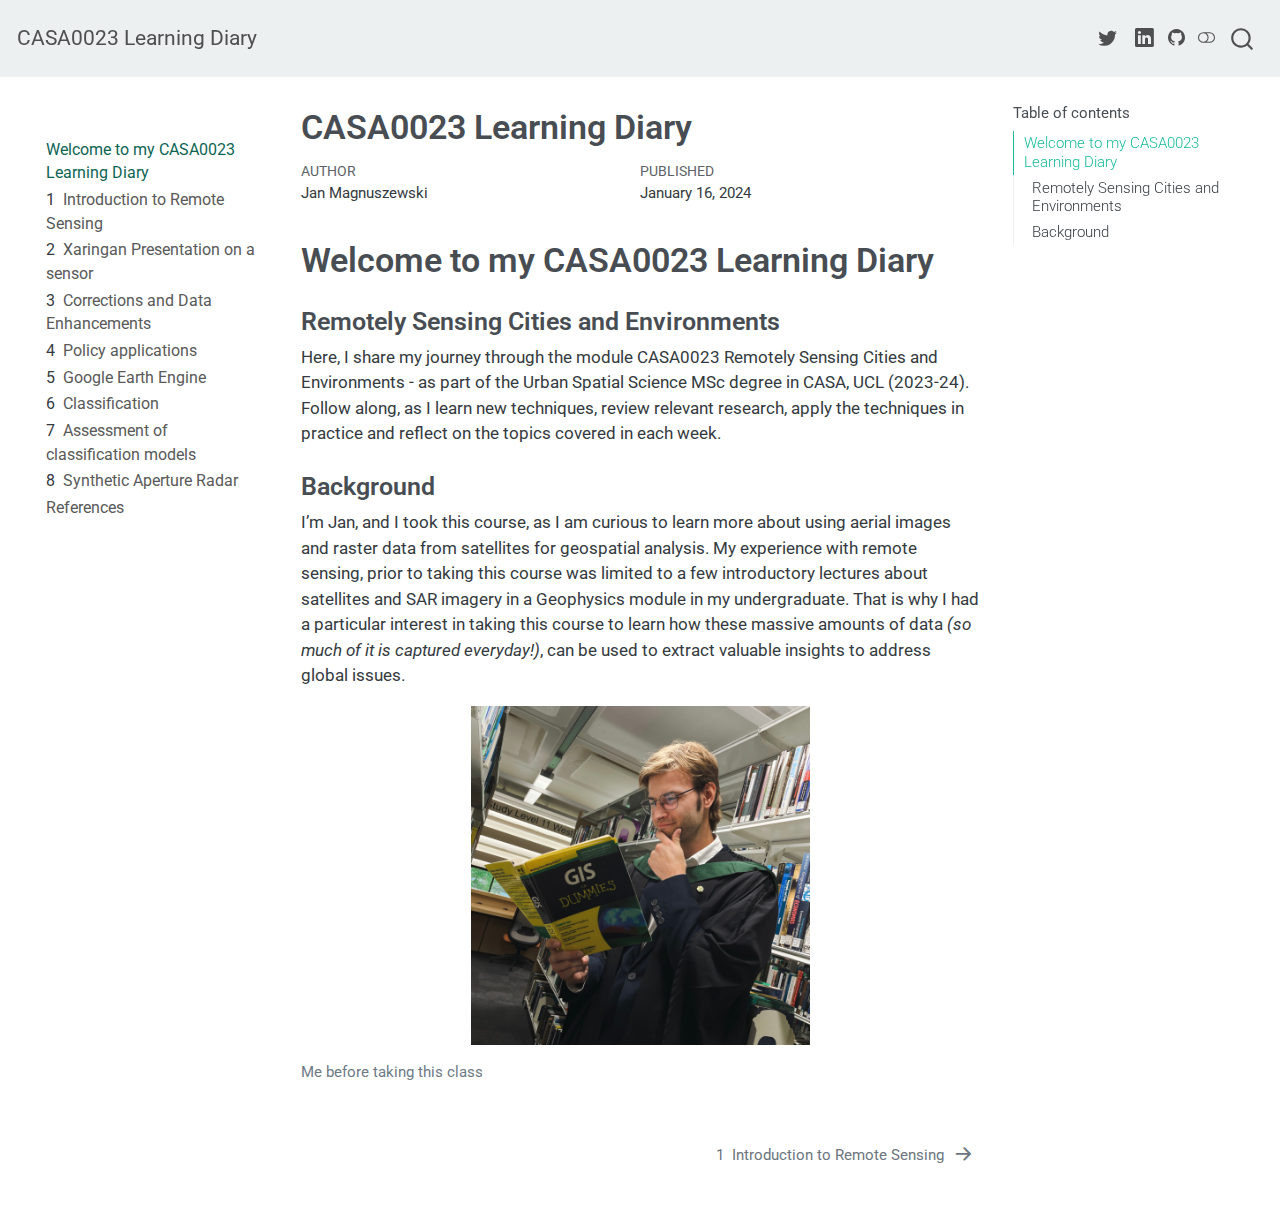
<file: docs/index.html>
<!DOCTYPE html>
<html xmlns="http://www.w3.org/1999/xhtml" lang="en" xml:lang="en"><head>

<meta charset="utf-8">
<meta name="generator" content="quarto-1.3.433">

<meta name="viewport" content="width=device-width, initial-scale=1.0, user-scalable=yes">

<meta name="author" content="Jan Magnuszewski">
<meta name="dcterms.date" content="2024-01-16">

<title>CASA0023 Learning Diary</title>
<style>
code{white-space: pre-wrap;}
span.smallcaps{font-variant: small-caps;}
div.columns{display: flex; gap: min(4vw, 1.5em);}
div.column{flex: auto; overflow-x: auto;}
div.hanging-indent{margin-left: 1.5em; text-indent: -1.5em;}
ul.task-list{list-style: none;}
ul.task-list li input[type="checkbox"] {
  width: 0.8em;
  margin: 0 0.8em 0.2em -1em; /* quarto-specific, see https://github.com/quarto-dev/quarto-cli/issues/4556 */ 
  vertical-align: middle;
}
</style>


<script src="site_libs/quarto-nav/quarto-nav.js"></script>
<script src="site_libs/quarto-nav/headroom.min.js"></script>
<script src="site_libs/clipboard/clipboard.min.js"></script>
<script src="site_libs/quarto-search/autocomplete.umd.js"></script>
<script src="site_libs/quarto-search/fuse.min.js"></script>
<script src="site_libs/quarto-search/quarto-search.js"></script>
<meta name="quarto:offset" content="./">
<link href="./wk1.html" rel="next">
<script src="site_libs/quarto-html/quarto.js"></script>
<script src="site_libs/quarto-html/popper.min.js"></script>
<script src="site_libs/quarto-html/tippy.umd.min.js"></script>
<script src="site_libs/quarto-html/anchor.min.js"></script>
<link href="site_libs/quarto-html/tippy.css" rel="stylesheet">
<link href="site_libs/quarto-html/quarto-syntax-highlighting.css" rel="stylesheet" class="quarto-color-scheme" id="quarto-text-highlighting-styles">
<link href="site_libs/quarto-html/quarto-syntax-highlighting-dark.css" rel="prefetch" class="quarto-color-scheme quarto-color-alternate" id="quarto-text-highlighting-styles">
<script src="site_libs/bootstrap/bootstrap.min.js"></script>
<link href="site_libs/bootstrap/bootstrap-icons.css" rel="stylesheet">
<link href="site_libs/bootstrap/bootstrap.min.css" rel="stylesheet" class="quarto-color-scheme" id="quarto-bootstrap" data-mode="light">
<link href="site_libs/bootstrap/bootstrap-dark.min.css" rel="prefetch" class="quarto-color-scheme quarto-color-alternate" id="quarto-bootstrap" data-mode="dark">
<script id="quarto-search-options" type="application/json">{
  "location": "navbar",
  "copy-button": false,
  "collapse-after": 3,
  "panel-placement": "end",
  "type": "overlay",
  "limit": 20,
  "language": {
    "search-no-results-text": "No results",
    "search-matching-documents-text": "matching documents",
    "search-copy-link-title": "Copy link to search",
    "search-hide-matches-text": "Hide additional matches",
    "search-more-match-text": "more match in this document",
    "search-more-matches-text": "more matches in this document",
    "search-clear-button-title": "Clear",
    "search-detached-cancel-button-title": "Cancel",
    "search-submit-button-title": "Submit",
    "search-label": "Search"
  }
}</script>


</head>

<body class="nav-sidebar floating nav-fixed">

<div id="quarto-search-results"></div>
  <header id="quarto-header" class="headroom fixed-top">
    <nav class="navbar navbar-expand-lg navbar-dark ">
      <div class="navbar-container container-fluid">
      <div class="navbar-brand-container">
    <a class="navbar-brand" href="./index.html">
    <span class="navbar-title">CASA0023 Learning Diary</span>
    </a>
  </div>
            <div id="quarto-search" class="" title="Search"></div>
          <button class="navbar-toggler" type="button" data-bs-toggle="collapse" data-bs-target="#navbarCollapse" aria-controls="navbarCollapse" aria-expanded="false" aria-label="Toggle navigation" onclick="if (window.quartoToggleHeadroom) { window.quartoToggleHeadroom(); }">
  <span class="navbar-toggler-icon"></span>
</button>
          <div class="collapse navbar-collapse" id="navbarCollapse">
            <ul class="navbar-nav navbar-nav-scroll ms-auto">
  <li class="nav-item compact">
    <a class="nav-link" href="https://twitter.com/jankomag" rel="" target=""><i class="bi bi-twitter" role="img">
</i> 
 <span class="menu-text"></span></a>
  </li>  
  <li class="nav-item compact">
    <a class="nav-link" href="https://www.linkedin.com/in/jan-magnuszewski-77718214a/" rel="" target=""><i class="bi bi-linkedin" role="img">
</i> 
 <span class="menu-text"></span></a>
  </li>  
</ul>
            <div class="quarto-navbar-tools">
    <a href="https://github.com/jankomag/CASA0023" rel="" title="Source Code" class="quarto-navigation-tool px-1" aria-label="Source Code"><i class="bi bi-github"></i></a>
  <a href="" class="quarto-color-scheme-toggle quarto-navigation-tool  px-1" onclick="window.quartoToggleColorScheme(); return false;" title="Toggle dark mode"><i class="bi"></i></a>
</div>
          </div> <!-- /navcollapse -->
      </div> <!-- /container-fluid -->
    </nav>
  <nav class="quarto-secondary-nav">
    <div class="container-fluid d-flex">
      <button type="button" class="quarto-btn-toggle btn" data-bs-toggle="collapse" data-bs-target="#quarto-sidebar,#quarto-sidebar-glass" aria-controls="quarto-sidebar" aria-expanded="false" aria-label="Toggle sidebar navigation" onclick="if (window.quartoToggleHeadroom) { window.quartoToggleHeadroom(); }">
        <i class="bi bi-layout-text-sidebar-reverse"></i>
      </button>
      <nav class="quarto-page-breadcrumbs" aria-label="breadcrumb"><ol class="breadcrumb"><li class="breadcrumb-item"><a href="./index.html">Welcome to my CASA0023 Learning Diary</a></li></ol></nav>
      <a class="flex-grow-1" role="button" data-bs-toggle="collapse" data-bs-target="#quarto-sidebar,#quarto-sidebar-glass" aria-controls="quarto-sidebar" aria-expanded="false" aria-label="Toggle sidebar navigation" onclick="if (window.quartoToggleHeadroom) { window.quartoToggleHeadroom(); }">      
      </a>
      <button type="button" class="btn quarto-search-button" aria-label="" onclick="window.quartoOpenSearch();">
        <i class="bi bi-search"></i>
      </button>
    </div>
  </nav>
</header>
<!-- content -->
<div id="quarto-content" class="quarto-container page-columns page-rows-contents page-layout-article page-navbar">
<!-- sidebar -->
  <nav id="quarto-sidebar" class="sidebar collapse collapse-horizontal sidebar-navigation floating overflow-auto">
        <div class="mt-2 flex-shrink-0 align-items-center">
        <div class="sidebar-search">
        <div id="quarto-search" class="" title="Search"></div>
        </div>
        </div>
    <div class="sidebar-menu-container"> 
    <ul class="list-unstyled mt-1">
        <li class="sidebar-item">
  <div class="sidebar-item-container"> 
  <a href="./index.html" class="sidebar-item-text sidebar-link active">
 <span class="menu-text">Welcome to my CASA0023 Learning Diary</span></a>
  </div>
</li>
        <li class="sidebar-item">
  <div class="sidebar-item-container"> 
  <a href="./wk1.html" class="sidebar-item-text sidebar-link">
 <span class="menu-text"><span class="chapter-number">1</span>&nbsp; <span class="chapter-title">Introduction to Remote Sensing</span></span></a>
  </div>
</li>
        <li class="sidebar-item">
  <div class="sidebar-item-container"> 
  <a href="./wk2.html" class="sidebar-item-text sidebar-link">
 <span class="menu-text"><span class="chapter-number">2</span>&nbsp; <span class="chapter-title">Xaringan Presentation on a sensor</span></span></a>
  </div>
</li>
        <li class="sidebar-item">
  <div class="sidebar-item-container"> 
  <a href="./wk3.html" class="sidebar-item-text sidebar-link">
 <span class="menu-text"><span class="chapter-number">3</span>&nbsp; <span class="chapter-title">Corrections and Data Enhancements</span></span></a>
  </div>
</li>
        <li class="sidebar-item">
  <div class="sidebar-item-container"> 
  <a href="./wk4.html" class="sidebar-item-text sidebar-link">
 <span class="menu-text"><span class="chapter-number">4</span>&nbsp; <span class="chapter-title">Policy applications</span></span></a>
  </div>
</li>
        <li class="sidebar-item">
  <div class="sidebar-item-container"> 
  <a href="./wk6.html" class="sidebar-item-text sidebar-link">
 <span class="menu-text"><span class="chapter-number">5</span>&nbsp; <span class="chapter-title">Google Earth Engine</span></span></a>
  </div>
</li>
        <li class="sidebar-item">
  <div class="sidebar-item-container"> 
  <a href="./wk7.html" class="sidebar-item-text sidebar-link">
 <span class="menu-text"><span class="chapter-number">6</span>&nbsp; <span class="chapter-title">Classification</span></span></a>
  </div>
</li>
        <li class="sidebar-item">
  <div class="sidebar-item-container"> 
  <a href="./wk8.html" class="sidebar-item-text sidebar-link">
 <span class="menu-text"><span class="chapter-number">7</span>&nbsp; <span class="chapter-title">Assessment of classification models</span></span></a>
  </div>
</li>
        <li class="sidebar-item">
  <div class="sidebar-item-container"> 
  <a href="./wk9.html" class="sidebar-item-text sidebar-link">
 <span class="menu-text"><span class="chapter-number">8</span>&nbsp; <span class="chapter-title">Synthetic Aperture Radar</span></span></a>
  </div>
</li>
        <li class="sidebar-item">
  <div class="sidebar-item-container"> 
  <a href="./references.html" class="sidebar-item-text sidebar-link">
 <span class="menu-text">References</span></a>
  </div>
</li>
    </ul>
    </div>
</nav>
<div id="quarto-sidebar-glass" data-bs-toggle="collapse" data-bs-target="#quarto-sidebar,#quarto-sidebar-glass"></div>
<!-- margin-sidebar -->
    <div id="quarto-margin-sidebar" class="sidebar margin-sidebar">
        <nav id="TOC" role="doc-toc" class="toc-active">
    <h2 id="toc-title">Table of contents</h2>
   
  <ul>
  <li><a href="#welcome-to-my-casa0023-learning-diary" id="toc-welcome-to-my-casa0023-learning-diary" class="nav-link active" data-scroll-target="#welcome-to-my-casa0023-learning-diary">Welcome to my CASA0023 Learning Diary</a>
  <ul class="collapse">
  <li><a href="#remotely-sensing-cities-and-environments" id="toc-remotely-sensing-cities-and-environments" class="nav-link" data-scroll-target="#remotely-sensing-cities-and-environments">Remotely Sensing Cities and Environments</a></li>
  <li><a href="#background" id="toc-background" class="nav-link" data-scroll-target="#background">Background</a></li>
  </ul></li>
  </ul>
</nav>
    </div>
<!-- main -->
<main class="content" id="quarto-document-content">

<header id="title-block-header" class="quarto-title-block default">
<div class="quarto-title">
<h1 class="title">CASA0023 Learning Diary</h1>
</div>



<div class="quarto-title-meta">

    <div>
    <div class="quarto-title-meta-heading">Author</div>
    <div class="quarto-title-meta-contents">
             <p>Jan Magnuszewski </p>
          </div>
  </div>
    
    <div>
    <div class="quarto-title-meta-heading">Published</div>
    <div class="quarto-title-meta-contents">
      <p class="date">January 16, 2024</p>
    </div>
  </div>
  
    
  </div>
  

</header>

<section id="welcome-to-my-casa0023-learning-diary" class="level1 unnumbered">
<h1 class="unnumbered">Welcome to my CASA0023 Learning Diary</h1>
<section id="remotely-sensing-cities-and-environments" class="level3">
<h3 class="anchored" data-anchor-id="remotely-sensing-cities-and-environments">Remotely Sensing Cities and Environments</h3>
<p>Here, I share my journey through the module CASA0023 Remotely Sensing Cities and Environments - as part of the Urban Spatial Science MSc degree in CASA, UCL (2023-24). Follow along, as I learn new techniques, review relevant research, apply the techniques in practice and reflect on the topics covered in each week.</p>
</section>
<section id="background" class="level3">
<h3 class="anchored" data-anchor-id="background">Background</h3>
<p>I’m Jan, and I took this course, as I am curious to learn more about using aerial images and raster data from satellites for geospatial analysis. My experience with remote sensing, prior to taking this course was limited to a few introductory lectures about satellites and SAR imagery in a Geophysics module in my undergraduate. That is why I had a particular interest in taking this course to learn how these massive amounts of data <em>(so much of it is captured everyday!)</em>, can be used to extract valuable insights to address global issues.</p>
<div class="quarto-figure quarto-figure-center">
<figure class="figure">
<p><img src="res/gis_dummy.jpg" class="img-fluid figure-img" style="width:50.0%"></p>
<figcaption class="figure-caption">Me before taking this class</figcaption>
</figure>
</div>


</section>
</section>

</main> <!-- /main -->
<script id="quarto-html-after-body" type="application/javascript">
window.document.addEventListener("DOMContentLoaded", function (event) {
  const toggleBodyColorMode = (bsSheetEl) => {
    const mode = bsSheetEl.getAttribute("data-mode");
    const bodyEl = window.document.querySelector("body");
    if (mode === "dark") {
      bodyEl.classList.add("quarto-dark");
      bodyEl.classList.remove("quarto-light");
    } else {
      bodyEl.classList.add("quarto-light");
      bodyEl.classList.remove("quarto-dark");
    }
  }
  const toggleBodyColorPrimary = () => {
    const bsSheetEl = window.document.querySelector("link#quarto-bootstrap");
    if (bsSheetEl) {
      toggleBodyColorMode(bsSheetEl);
    }
  }
  toggleBodyColorPrimary();  
  const disableStylesheet = (stylesheets) => {
    for (let i=0; i < stylesheets.length; i++) {
      const stylesheet = stylesheets[i];
      stylesheet.rel = 'prefetch';
    }
  }
  const enableStylesheet = (stylesheets) => {
    for (let i=0; i < stylesheets.length; i++) {
      const stylesheet = stylesheets[i];
      stylesheet.rel = 'stylesheet';
    }
  }
  const manageTransitions = (selector, allowTransitions) => {
    const els = window.document.querySelectorAll(selector);
    for (let i=0; i < els.length; i++) {
      const el = els[i];
      if (allowTransitions) {
        el.classList.remove('notransition');
      } else {
        el.classList.add('notransition');
      }
    }
  }
  const toggleColorMode = (alternate) => {
    // Switch the stylesheets
    const alternateStylesheets = window.document.querySelectorAll('link.quarto-color-scheme.quarto-color-alternate');
    manageTransitions('#quarto-margin-sidebar .nav-link', false);
    if (alternate) {
      enableStylesheet(alternateStylesheets);
      for (const sheetNode of alternateStylesheets) {
        if (sheetNode.id === "quarto-bootstrap") {
          toggleBodyColorMode(sheetNode);
        }
      }
    } else {
      disableStylesheet(alternateStylesheets);
      toggleBodyColorPrimary();
    }
    manageTransitions('#quarto-margin-sidebar .nav-link', true);
    // Switch the toggles
    const toggles = window.document.querySelectorAll('.quarto-color-scheme-toggle');
    for (let i=0; i < toggles.length; i++) {
      const toggle = toggles[i];
      if (toggle) {
        if (alternate) {
          toggle.classList.add("alternate");     
        } else {
          toggle.classList.remove("alternate");
        }
      }
    }
    // Hack to workaround the fact that safari doesn't
    // properly recolor the scrollbar when toggling (#1455)
    if (navigator.userAgent.indexOf('Safari') > 0 && navigator.userAgent.indexOf('Chrome') == -1) {
      manageTransitions("body", false);
      window.scrollTo(0, 1);
      setTimeout(() => {
        window.scrollTo(0, 0);
        manageTransitions("body", true);
      }, 40);  
    }
  }
  const isFileUrl = () => { 
    return window.location.protocol === 'file:';
  }
  const hasAlternateSentinel = () => {  
    let styleSentinel = getColorSchemeSentinel();
    if (styleSentinel !== null) {
      return styleSentinel === "alternate";
    } else {
      return false;
    }
  }
  const setStyleSentinel = (alternate) => {
    const value = alternate ? "alternate" : "default";
    if (!isFileUrl()) {
      window.localStorage.setItem("quarto-color-scheme", value);
    } else {
      localAlternateSentinel = value;
    }
  }
  const getColorSchemeSentinel = () => {
    if (!isFileUrl()) {
      const storageValue = window.localStorage.getItem("quarto-color-scheme");
      return storageValue != null ? storageValue : localAlternateSentinel;
    } else {
      return localAlternateSentinel;
    }
  }
  let localAlternateSentinel = 'default';
  // Dark / light mode switch
  window.quartoToggleColorScheme = () => {
    // Read the current dark / light value 
    let toAlternate = !hasAlternateSentinel();
    toggleColorMode(toAlternate);
    setStyleSentinel(toAlternate);
  };
  // Ensure there is a toggle, if there isn't float one in the top right
  if (window.document.querySelector('.quarto-color-scheme-toggle') === null) {
    const a = window.document.createElement('a');
    a.classList.add('top-right');
    a.classList.add('quarto-color-scheme-toggle');
    a.href = "";
    a.onclick = function() { try { window.quartoToggleColorScheme(); } catch {} return false; };
    const i = window.document.createElement("i");
    i.classList.add('bi');
    a.appendChild(i);
    window.document.body.appendChild(a);
  }
  // Switch to dark mode if need be
  if (hasAlternateSentinel()) {
    toggleColorMode(true);
  } else {
    toggleColorMode(false);
  }
  const icon = "";
  const anchorJS = new window.AnchorJS();
  anchorJS.options = {
    placement: 'right',
    icon: icon
  };
  anchorJS.add('.anchored');
  const isCodeAnnotation = (el) => {
    for (const clz of el.classList) {
      if (clz.startsWith('code-annotation-')) {                     
        return true;
      }
    }
    return false;
  }
  const clipboard = new window.ClipboardJS('.code-copy-button', {
    text: function(trigger) {
      const codeEl = trigger.previousElementSibling.cloneNode(true);
      for (const childEl of codeEl.children) {
        if (isCodeAnnotation(childEl)) {
          childEl.remove();
        }
      }
      return codeEl.innerText;
    }
  });
  clipboard.on('success', function(e) {
    // button target
    const button = e.trigger;
    // don't keep focus
    button.blur();
    // flash "checked"
    button.classList.add('code-copy-button-checked');
    var currentTitle = button.getAttribute("title");
    button.setAttribute("title", "Copied!");
    let tooltip;
    if (window.bootstrap) {
      button.setAttribute("data-bs-toggle", "tooltip");
      button.setAttribute("data-bs-placement", "left");
      button.setAttribute("data-bs-title", "Copied!");
      tooltip = new bootstrap.Tooltip(button, 
        { trigger: "manual", 
          customClass: "code-copy-button-tooltip",
          offset: [0, -8]});
      tooltip.show();    
    }
    setTimeout(function() {
      if (tooltip) {
        tooltip.hide();
        button.removeAttribute("data-bs-title");
        button.removeAttribute("data-bs-toggle");
        button.removeAttribute("data-bs-placement");
      }
      button.setAttribute("title", currentTitle);
      button.classList.remove('code-copy-button-checked');
    }, 1000);
    // clear code selection
    e.clearSelection();
  });
  function tippyHover(el, contentFn) {
    const config = {
      allowHTML: true,
      content: contentFn,
      maxWidth: 500,
      delay: 100,
      arrow: false,
      appendTo: function(el) {
          return el.parentElement;
      },
      interactive: true,
      interactiveBorder: 10,
      theme: 'quarto',
      placement: 'bottom-start'
    };
    window.tippy(el, config); 
  }
  const noterefs = window.document.querySelectorAll('a[role="doc-noteref"]');
  for (var i=0; i<noterefs.length; i++) {
    const ref = noterefs[i];
    tippyHover(ref, function() {
      // use id or data attribute instead here
      let href = ref.getAttribute('data-footnote-href') || ref.getAttribute('href');
      try { href = new URL(href).hash; } catch {}
      const id = href.replace(/^#\/?/, "");
      const note = window.document.getElementById(id);
      return note.innerHTML;
    });
  }
      let selectedAnnoteEl;
      const selectorForAnnotation = ( cell, annotation) => {
        let cellAttr = 'data-code-cell="' + cell + '"';
        let lineAttr = 'data-code-annotation="' +  annotation + '"';
        const selector = 'span[' + cellAttr + '][' + lineAttr + ']';
        return selector;
      }
      const selectCodeLines = (annoteEl) => {
        const doc = window.document;
        const targetCell = annoteEl.getAttribute("data-target-cell");
        const targetAnnotation = annoteEl.getAttribute("data-target-annotation");
        const annoteSpan = window.document.querySelector(selectorForAnnotation(targetCell, targetAnnotation));
        const lines = annoteSpan.getAttribute("data-code-lines").split(",");
        const lineIds = lines.map((line) => {
          return targetCell + "-" + line;
        })
        let top = null;
        let height = null;
        let parent = null;
        if (lineIds.length > 0) {
            //compute the position of the single el (top and bottom and make a div)
            const el = window.document.getElementById(lineIds[0]);
            top = el.offsetTop;
            height = el.offsetHeight;
            parent = el.parentElement.parentElement;
          if (lineIds.length > 1) {
            const lastEl = window.document.getElementById(lineIds[lineIds.length - 1]);
            const bottom = lastEl.offsetTop + lastEl.offsetHeight;
            height = bottom - top;
          }
          if (top !== null && height !== null && parent !== null) {
            // cook up a div (if necessary) and position it 
            let div = window.document.getElementById("code-annotation-line-highlight");
            if (div === null) {
              div = window.document.createElement("div");
              div.setAttribute("id", "code-annotation-line-highlight");
              div.style.position = 'absolute';
              parent.appendChild(div);
            }
            div.style.top = top - 2 + "px";
            div.style.height = height + 4 + "px";
            let gutterDiv = window.document.getElementById("code-annotation-line-highlight-gutter");
            if (gutterDiv === null) {
              gutterDiv = window.document.createElement("div");
              gutterDiv.setAttribute("id", "code-annotation-line-highlight-gutter");
              gutterDiv.style.position = 'absolute';
              const codeCell = window.document.getElementById(targetCell);
              const gutter = codeCell.querySelector('.code-annotation-gutter');
              gutter.appendChild(gutterDiv);
            }
            gutterDiv.style.top = top - 2 + "px";
            gutterDiv.style.height = height + 4 + "px";
          }
          selectedAnnoteEl = annoteEl;
        }
      };
      const unselectCodeLines = () => {
        const elementsIds = ["code-annotation-line-highlight", "code-annotation-line-highlight-gutter"];
        elementsIds.forEach((elId) => {
          const div = window.document.getElementById(elId);
          if (div) {
            div.remove();
          }
        });
        selectedAnnoteEl = undefined;
      };
      // Attach click handler to the DT
      const annoteDls = window.document.querySelectorAll('dt[data-target-cell]');
      for (const annoteDlNode of annoteDls) {
        annoteDlNode.addEventListener('click', (event) => {
          const clickedEl = event.target;
          if (clickedEl !== selectedAnnoteEl) {
            unselectCodeLines();
            const activeEl = window.document.querySelector('dt[data-target-cell].code-annotation-active');
            if (activeEl) {
              activeEl.classList.remove('code-annotation-active');
            }
            selectCodeLines(clickedEl);
            clickedEl.classList.add('code-annotation-active');
          } else {
            // Unselect the line
            unselectCodeLines();
            clickedEl.classList.remove('code-annotation-active');
          }
        });
      }
  const findCites = (el) => {
    const parentEl = el.parentElement;
    if (parentEl) {
      const cites = parentEl.dataset.cites;
      if (cites) {
        return {
          el,
          cites: cites.split(' ')
        };
      } else {
        return findCites(el.parentElement)
      }
    } else {
      return undefined;
    }
  };
  var bibliorefs = window.document.querySelectorAll('a[role="doc-biblioref"]');
  for (var i=0; i<bibliorefs.length; i++) {
    const ref = bibliorefs[i];
    const citeInfo = findCites(ref);
    if (citeInfo) {
      tippyHover(citeInfo.el, function() {
        var popup = window.document.createElement('div');
        citeInfo.cites.forEach(function(cite) {
          var citeDiv = window.document.createElement('div');
          citeDiv.classList.add('hanging-indent');
          citeDiv.classList.add('csl-entry');
          var biblioDiv = window.document.getElementById('ref-' + cite);
          if (biblioDiv) {
            citeDiv.innerHTML = biblioDiv.innerHTML;
          }
          popup.appendChild(citeDiv);
        });
        return popup.innerHTML;
      });
    }
  }
});
</script>
<nav class="page-navigation">
  <div class="nav-page nav-page-previous">
  </div>
  <div class="nav-page nav-page-next">
      <a href="./wk1.html" class="pagination-link">
        <span class="nav-page-text"><span class="chapter-number">1</span>&nbsp; <span class="chapter-title">Introduction to Remote Sensing</span></span> <i class="bi bi-arrow-right-short"></i>
      </a>
  </div>
</nav>
</div> <!-- /content -->



</body></html>
</file>
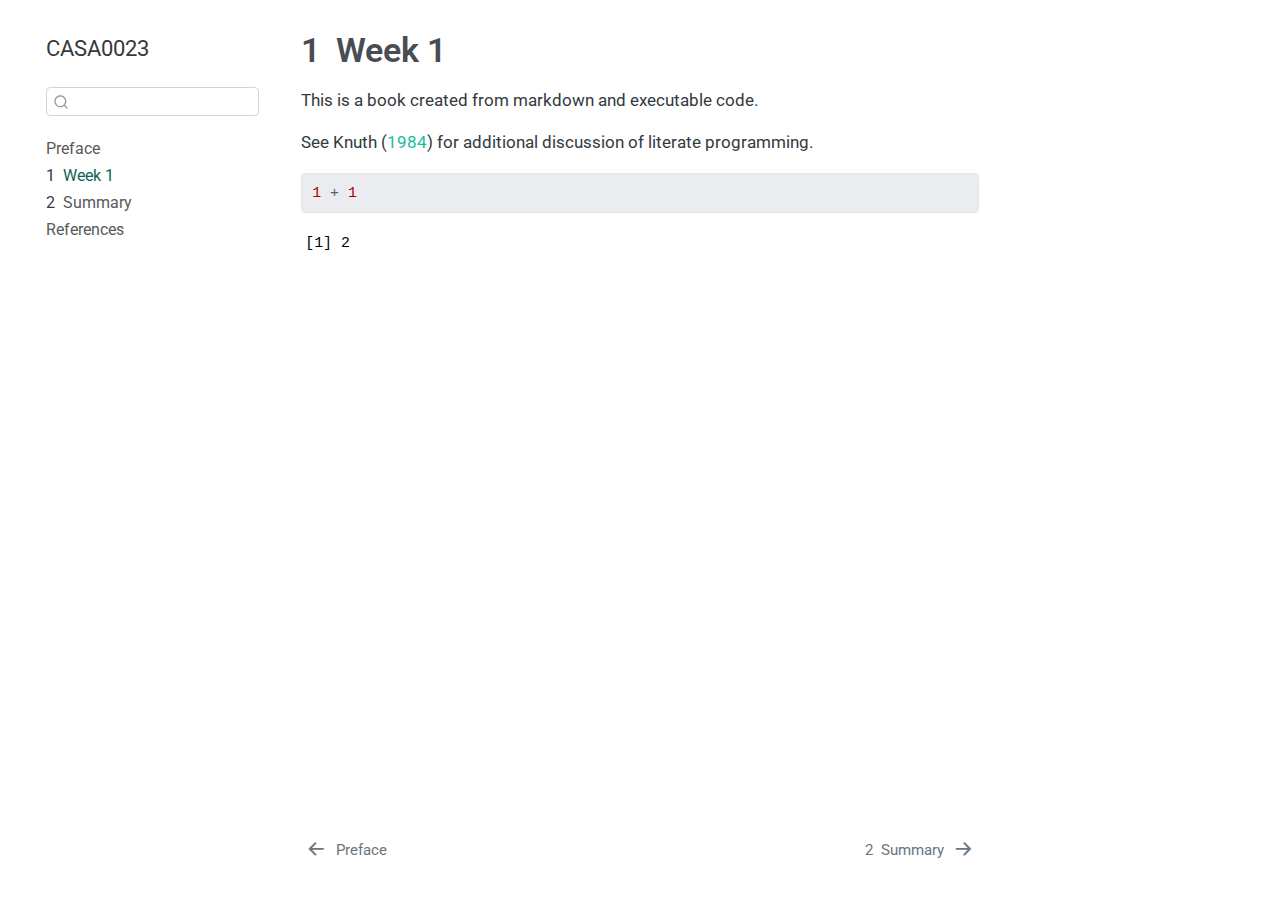
<file: docs/intro.html>
<!DOCTYPE html>
<html xmlns="http://www.w3.org/1999/xhtml" lang="en" xml:lang="en"><head>

<meta charset="utf-8">
<meta name="generator" content="quarto-1.3.433">

<meta name="viewport" content="width=device-width, initial-scale=1.0, user-scalable=yes">


<title>CASA0023 - 1&nbsp; Week 1</title>
<style>
code{white-space: pre-wrap;}
span.smallcaps{font-variant: small-caps;}
div.columns{display: flex; gap: min(4vw, 1.5em);}
div.column{flex: auto; overflow-x: auto;}
div.hanging-indent{margin-left: 1.5em; text-indent: -1.5em;}
ul.task-list{list-style: none;}
ul.task-list li input[type="checkbox"] {
  width: 0.8em;
  margin: 0 0.8em 0.2em -1em; /* quarto-specific, see https://github.com/quarto-dev/quarto-cli/issues/4556 */ 
  vertical-align: middle;
}
/* CSS for syntax highlighting */
pre > code.sourceCode { white-space: pre; position: relative; }
pre > code.sourceCode > span { display: inline-block; line-height: 1.25; }
pre > code.sourceCode > span:empty { height: 1.2em; }
.sourceCode { overflow: visible; }
code.sourceCode > span { color: inherit; text-decoration: inherit; }
div.sourceCode { margin: 1em 0; }
pre.sourceCode { margin: 0; }
@media screen {
div.sourceCode { overflow: auto; }
}
@media print {
pre > code.sourceCode { white-space: pre-wrap; }
pre > code.sourceCode > span { text-indent: -5em; padding-left: 5em; }
}
pre.numberSource code
  { counter-reset: source-line 0; }
pre.numberSource code > span
  { position: relative; left: -4em; counter-increment: source-line; }
pre.numberSource code > span > a:first-child::before
  { content: counter(source-line);
    position: relative; left: -1em; text-align: right; vertical-align: baseline;
    border: none; display: inline-block;
    -webkit-touch-callout: none; -webkit-user-select: none;
    -khtml-user-select: none; -moz-user-select: none;
    -ms-user-select: none; user-select: none;
    padding: 0 4px; width: 4em;
  }
pre.numberSource { margin-left: 3em;  padding-left: 4px; }
div.sourceCode
  {   }
@media screen {
pre > code.sourceCode > span > a:first-child::before { text-decoration: underline; }
}
/* CSS for citations */
div.csl-bib-body { }
div.csl-entry {
  clear: both;
}
.hanging-indent div.csl-entry {
  margin-left:2em;
  text-indent:-2em;
}
div.csl-left-margin {
  min-width:2em;
  float:left;
}
div.csl-right-inline {
  margin-left:2em;
  padding-left:1em;
}
div.csl-indent {
  margin-left: 2em;
}</style>


<script src="site_libs/quarto-nav/quarto-nav.js"></script>
<script src="site_libs/quarto-nav/headroom.min.js"></script>
<script src="site_libs/clipboard/clipboard.min.js"></script>
<script src="site_libs/quarto-search/autocomplete.umd.js"></script>
<script src="site_libs/quarto-search/fuse.min.js"></script>
<script src="site_libs/quarto-search/quarto-search.js"></script>
<meta name="quarto:offset" content="./">
<link href="./summary.html" rel="next">
<link href="./index.html" rel="prev">
<script src="site_libs/quarto-html/quarto.js"></script>
<script src="site_libs/quarto-html/popper.min.js"></script>
<script src="site_libs/quarto-html/tippy.umd.min.js"></script>
<script src="site_libs/quarto-html/anchor.min.js"></script>
<link href="site_libs/quarto-html/tippy.css" rel="stylesheet">
<link href="site_libs/quarto-html/quarto-syntax-highlighting.css" rel="stylesheet" id="quarto-text-highlighting-styles">
<script src="site_libs/bootstrap/bootstrap.min.js"></script>
<link href="site_libs/bootstrap/bootstrap-icons.css" rel="stylesheet">
<link href="site_libs/bootstrap/bootstrap.min.css" rel="stylesheet" id="quarto-bootstrap" data-mode="light">
<script id="quarto-search-options" type="application/json">{
  "location": "sidebar",
  "copy-button": false,
  "collapse-after": 3,
  "panel-placement": "start",
  "type": "textbox",
  "limit": 20,
  "language": {
    "search-no-results-text": "No results",
    "search-matching-documents-text": "matching documents",
    "search-copy-link-title": "Copy link to search",
    "search-hide-matches-text": "Hide additional matches",
    "search-more-match-text": "more match in this document",
    "search-more-matches-text": "more matches in this document",
    "search-clear-button-title": "Clear",
    "search-detached-cancel-button-title": "Cancel",
    "search-submit-button-title": "Submit",
    "search-label": "Search"
  }
}</script>


</head>

<body class="nav-sidebar floating">

<div id="quarto-search-results"></div>
  <header id="quarto-header" class="headroom fixed-top">
  <nav class="quarto-secondary-nav">
    <div class="container-fluid d-flex">
      <button type="button" class="quarto-btn-toggle btn" data-bs-toggle="collapse" data-bs-target="#quarto-sidebar,#quarto-sidebar-glass" aria-controls="quarto-sidebar" aria-expanded="false" aria-label="Toggle sidebar navigation" onclick="if (window.quartoToggleHeadroom) { window.quartoToggleHeadroom(); }">
        <i class="bi bi-layout-text-sidebar-reverse"></i>
      </button>
      <nav class="quarto-page-breadcrumbs" aria-label="breadcrumb"><ol class="breadcrumb"><li class="breadcrumb-item"><a href="./intro.html"><span class="chapter-number">1</span>&nbsp; <span class="chapter-title">Week 1</span></a></li></ol></nav>
      <a class="flex-grow-1" role="button" data-bs-toggle="collapse" data-bs-target="#quarto-sidebar,#quarto-sidebar-glass" aria-controls="quarto-sidebar" aria-expanded="false" aria-label="Toggle sidebar navigation" onclick="if (window.quartoToggleHeadroom) { window.quartoToggleHeadroom(); }">      
      </a>
      <button type="button" class="btn quarto-search-button" aria-label="" onclick="window.quartoOpenSearch();">
        <i class="bi bi-search"></i>
      </button>
    </div>
  </nav>
</header>
<!-- content -->
<div id="quarto-content" class="quarto-container page-columns page-rows-contents page-layout-article">
<!-- sidebar -->
  <nav id="quarto-sidebar" class="sidebar collapse collapse-horizontal sidebar-navigation floating overflow-auto">
    <div class="pt-lg-2 mt-2 text-left sidebar-header">
    <div class="sidebar-title mb-0 py-0">
      <a href="./">CASA0023</a> 
    </div>
      </div>
        <div class="mt-2 flex-shrink-0 align-items-center">
        <div class="sidebar-search">
        <div id="quarto-search" class="" title="Search"></div>
        </div>
        </div>
    <div class="sidebar-menu-container"> 
    <ul class="list-unstyled mt-1">
        <li class="sidebar-item">
  <div class="sidebar-item-container"> 
  <a href="./index.html" class="sidebar-item-text sidebar-link">
 <span class="menu-text">Preface</span></a>
  </div>
</li>
        <li class="sidebar-item">
  <div class="sidebar-item-container"> 
  <a href="./intro.html" class="sidebar-item-text sidebar-link active">
 <span class="menu-text"><span class="chapter-number">1</span>&nbsp; <span class="chapter-title">Week 1</span></span></a>
  </div>
</li>
        <li class="sidebar-item">
  <div class="sidebar-item-container"> 
  <a href="./summary.html" class="sidebar-item-text sidebar-link">
 <span class="menu-text"><span class="chapter-number">2</span>&nbsp; <span class="chapter-title">Summary</span></span></a>
  </div>
</li>
        <li class="sidebar-item">
  <div class="sidebar-item-container"> 
  <a href="./references.html" class="sidebar-item-text sidebar-link">
 <span class="menu-text">References</span></a>
  </div>
</li>
    </ul>
    </div>
</nav>
<div id="quarto-sidebar-glass" data-bs-toggle="collapse" data-bs-target="#quarto-sidebar,#quarto-sidebar-glass"></div>
<!-- margin-sidebar -->
    <div id="quarto-margin-sidebar" class="sidebar margin-sidebar">
        
    </div>
<!-- main -->
<main class="content" id="quarto-document-content">

<header id="title-block-header" class="quarto-title-block default">
<div class="quarto-title">
<h1 class="title"><span class="chapter-number">1</span>&nbsp; <span class="chapter-title">Week 1</span></h1>
</div>



<div class="quarto-title-meta">

    
  
    
  </div>
  

</header>

<p>This is a book created from markdown and executable code.</p>
<p>See <span class="citation" data-cites="knuth84">Knuth (<a href="references.html#ref-knuth84" role="doc-biblioref">1984</a>)</span> for additional discussion of literate programming.</p>
<div class="cell">
<div class="sourceCode cell-code" id="cb1"><pre class="sourceCode r code-with-copy"><code class="sourceCode r"><span id="cb1-1"><a href="#cb1-1" aria-hidden="true" tabindex="-1"></a><span class="dv">1</span> <span class="sc">+</span> <span class="dv">1</span></span></code><button title="Copy to Clipboard" class="code-copy-button"><i class="bi"></i></button></pre></div>
<div class="cell-output cell-output-stdout">
<pre><code>[1] 2</code></pre>
</div>
</div>


<div id="refs" class="references csl-bib-body hanging-indent" role="list" style="display: none">
<div id="ref-knuth84" class="csl-entry" role="listitem">
Knuth, Donald E. 1984. <span>“Literate Programming.”</span> <em>Comput. J.</em> 27 (2): 97–111. <a href="https://doi.org/10.1093/comjnl/27.2.97">https://doi.org/10.1093/comjnl/27.2.97</a>.
</div>
</div>

</main> <!-- /main -->
<script id="quarto-html-after-body" type="application/javascript">
window.document.addEventListener("DOMContentLoaded", function (event) {
  const toggleBodyColorMode = (bsSheetEl) => {
    const mode = bsSheetEl.getAttribute("data-mode");
    const bodyEl = window.document.querySelector("body");
    if (mode === "dark") {
      bodyEl.classList.add("quarto-dark");
      bodyEl.classList.remove("quarto-light");
    } else {
      bodyEl.classList.add("quarto-light");
      bodyEl.classList.remove("quarto-dark");
    }
  }
  const toggleBodyColorPrimary = () => {
    const bsSheetEl = window.document.querySelector("link#quarto-bootstrap");
    if (bsSheetEl) {
      toggleBodyColorMode(bsSheetEl);
    }
  }
  toggleBodyColorPrimary();  
  const icon = "";
  const anchorJS = new window.AnchorJS();
  anchorJS.options = {
    placement: 'right',
    icon: icon
  };
  anchorJS.add('.anchored');
  const isCodeAnnotation = (el) => {
    for (const clz of el.classList) {
      if (clz.startsWith('code-annotation-')) {                     
        return true;
      }
    }
    return false;
  }
  const clipboard = new window.ClipboardJS('.code-copy-button', {
    text: function(trigger) {
      const codeEl = trigger.previousElementSibling.cloneNode(true);
      for (const childEl of codeEl.children) {
        if (isCodeAnnotation(childEl)) {
          childEl.remove();
        }
      }
      return codeEl.innerText;
    }
  });
  clipboard.on('success', function(e) {
    // button target
    const button = e.trigger;
    // don't keep focus
    button.blur();
    // flash "checked"
    button.classList.add('code-copy-button-checked');
    var currentTitle = button.getAttribute("title");
    button.setAttribute("title", "Copied!");
    let tooltip;
    if (window.bootstrap) {
      button.setAttribute("data-bs-toggle", "tooltip");
      button.setAttribute("data-bs-placement", "left");
      button.setAttribute("data-bs-title", "Copied!");
      tooltip = new bootstrap.Tooltip(button, 
        { trigger: "manual", 
          customClass: "code-copy-button-tooltip",
          offset: [0, -8]});
      tooltip.show();    
    }
    setTimeout(function() {
      if (tooltip) {
        tooltip.hide();
        button.removeAttribute("data-bs-title");
        button.removeAttribute("data-bs-toggle");
        button.removeAttribute("data-bs-placement");
      }
      button.setAttribute("title", currentTitle);
      button.classList.remove('code-copy-button-checked');
    }, 1000);
    // clear code selection
    e.clearSelection();
  });
  function tippyHover(el, contentFn) {
    const config = {
      allowHTML: true,
      content: contentFn,
      maxWidth: 500,
      delay: 100,
      arrow: false,
      appendTo: function(el) {
          return el.parentElement;
      },
      interactive: true,
      interactiveBorder: 10,
      theme: 'quarto',
      placement: 'bottom-start'
    };
    window.tippy(el, config); 
  }
  const noterefs = window.document.querySelectorAll('a[role="doc-noteref"]');
  for (var i=0; i<noterefs.length; i++) {
    const ref = noterefs[i];
    tippyHover(ref, function() {
      // use id or data attribute instead here
      let href = ref.getAttribute('data-footnote-href') || ref.getAttribute('href');
      try { href = new URL(href).hash; } catch {}
      const id = href.replace(/^#\/?/, "");
      const note = window.document.getElementById(id);
      return note.innerHTML;
    });
  }
      let selectedAnnoteEl;
      const selectorForAnnotation = ( cell, annotation) => {
        let cellAttr = 'data-code-cell="' + cell + '"';
        let lineAttr = 'data-code-annotation="' +  annotation + '"';
        const selector = 'span[' + cellAttr + '][' + lineAttr + ']';
        return selector;
      }
      const selectCodeLines = (annoteEl) => {
        const doc = window.document;
        const targetCell = annoteEl.getAttribute("data-target-cell");
        const targetAnnotation = annoteEl.getAttribute("data-target-annotation");
        const annoteSpan = window.document.querySelector(selectorForAnnotation(targetCell, targetAnnotation));
        const lines = annoteSpan.getAttribute("data-code-lines").split(",");
        const lineIds = lines.map((line) => {
          return targetCell + "-" + line;
        })
        let top = null;
        let height = null;
        let parent = null;
        if (lineIds.length > 0) {
            //compute the position of the single el (top and bottom and make a div)
            const el = window.document.getElementById(lineIds[0]);
            top = el.offsetTop;
            height = el.offsetHeight;
            parent = el.parentElement.parentElement;
          if (lineIds.length > 1) {
            const lastEl = window.document.getElementById(lineIds[lineIds.length - 1]);
            const bottom = lastEl.offsetTop + lastEl.offsetHeight;
            height = bottom - top;
          }
          if (top !== null && height !== null && parent !== null) {
            // cook up a div (if necessary) and position it 
            let div = window.document.getElementById("code-annotation-line-highlight");
            if (div === null) {
              div = window.document.createElement("div");
              div.setAttribute("id", "code-annotation-line-highlight");
              div.style.position = 'absolute';
              parent.appendChild(div);
            }
            div.style.top = top - 2 + "px";
            div.style.height = height + 4 + "px";
            let gutterDiv = window.document.getElementById("code-annotation-line-highlight-gutter");
            if (gutterDiv === null) {
              gutterDiv = window.document.createElement("div");
              gutterDiv.setAttribute("id", "code-annotation-line-highlight-gutter");
              gutterDiv.style.position = 'absolute';
              const codeCell = window.document.getElementById(targetCell);
              const gutter = codeCell.querySelector('.code-annotation-gutter');
              gutter.appendChild(gutterDiv);
            }
            gutterDiv.style.top = top - 2 + "px";
            gutterDiv.style.height = height + 4 + "px";
          }
          selectedAnnoteEl = annoteEl;
        }
      };
      const unselectCodeLines = () => {
        const elementsIds = ["code-annotation-line-highlight", "code-annotation-line-highlight-gutter"];
        elementsIds.forEach((elId) => {
          const div = window.document.getElementById(elId);
          if (div) {
            div.remove();
          }
        });
        selectedAnnoteEl = undefined;
      };
      // Attach click handler to the DT
      const annoteDls = window.document.querySelectorAll('dt[data-target-cell]');
      for (const annoteDlNode of annoteDls) {
        annoteDlNode.addEventListener('click', (event) => {
          const clickedEl = event.target;
          if (clickedEl !== selectedAnnoteEl) {
            unselectCodeLines();
            const activeEl = window.document.querySelector('dt[data-target-cell].code-annotation-active');
            if (activeEl) {
              activeEl.classList.remove('code-annotation-active');
            }
            selectCodeLines(clickedEl);
            clickedEl.classList.add('code-annotation-active');
          } else {
            // Unselect the line
            unselectCodeLines();
            clickedEl.classList.remove('code-annotation-active');
          }
        });
      }
  const findCites = (el) => {
    const parentEl = el.parentElement;
    if (parentEl) {
      const cites = parentEl.dataset.cites;
      if (cites) {
        return {
          el,
          cites: cites.split(' ')
        };
      } else {
        return findCites(el.parentElement)
      }
    } else {
      return undefined;
    }
  };
  var bibliorefs = window.document.querySelectorAll('a[role="doc-biblioref"]');
  for (var i=0; i<bibliorefs.length; i++) {
    const ref = bibliorefs[i];
    const citeInfo = findCites(ref);
    if (citeInfo) {
      tippyHover(citeInfo.el, function() {
        var popup = window.document.createElement('div');
        citeInfo.cites.forEach(function(cite) {
          var citeDiv = window.document.createElement('div');
          citeDiv.classList.add('hanging-indent');
          citeDiv.classList.add('csl-entry');
          var biblioDiv = window.document.getElementById('ref-' + cite);
          if (biblioDiv) {
            citeDiv.innerHTML = biblioDiv.innerHTML;
          }
          popup.appendChild(citeDiv);
        });
        return popup.innerHTML;
      });
    }
  }
});
</script>
<nav class="page-navigation">
  <div class="nav-page nav-page-previous">
      <a href="./index.html" class="pagination-link">
        <i class="bi bi-arrow-left-short"></i> <span class="nav-page-text">Preface</span>
      </a>          
  </div>
  <div class="nav-page nav-page-next">
      <a href="./summary.html" class="pagination-link">
        <span class="nav-page-text"><span class="chapter-number">2</span>&nbsp; <span class="chapter-title">Summary</span></span> <i class="bi bi-arrow-right-short"></i>
      </a>
  </div>
</nav>
</div> <!-- /content -->



</body></html>
</file>
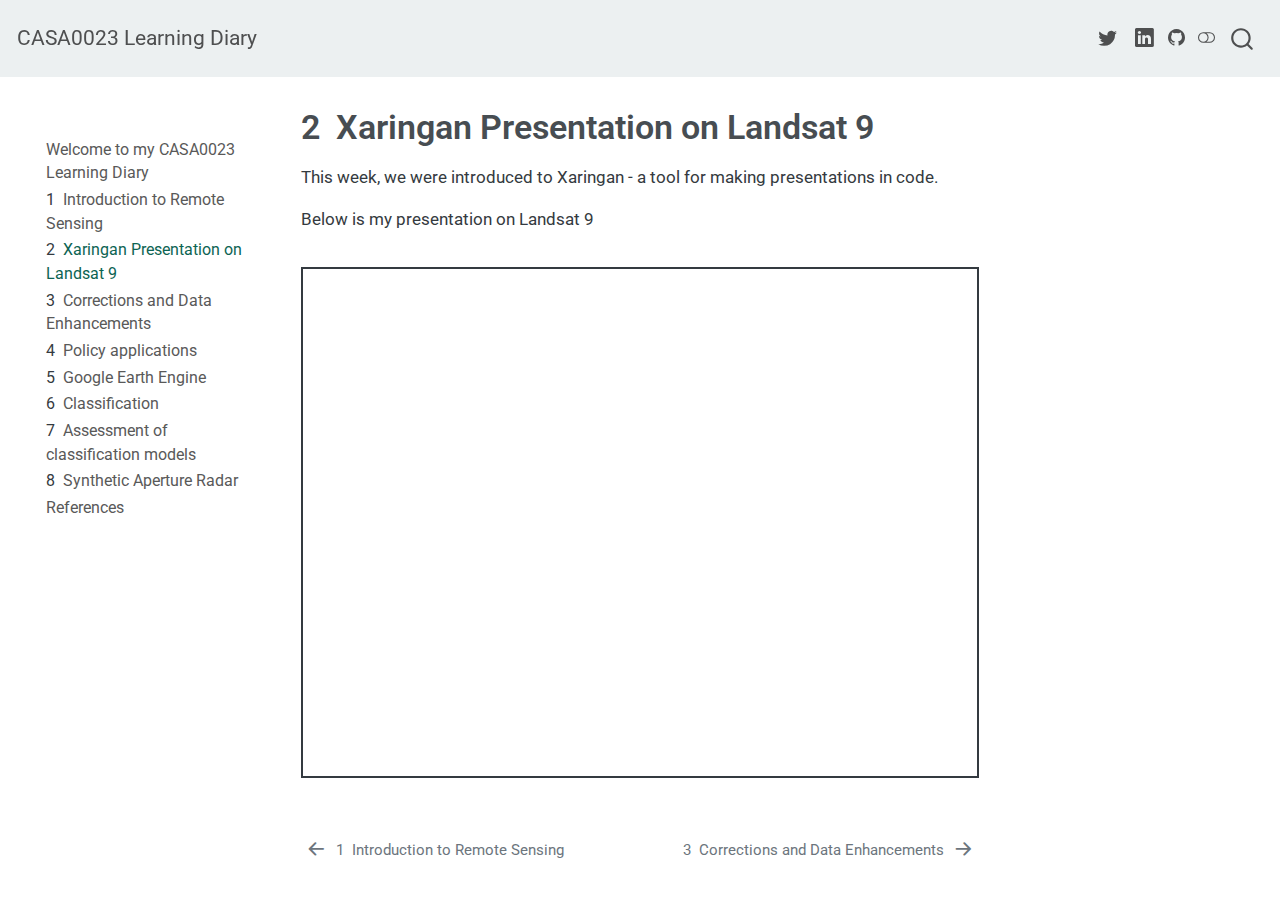
<file: docs/wk2.html>
<!DOCTYPE html>
<html xmlns="http://www.w3.org/1999/xhtml" lang="en" xml:lang="en"><head>

<meta charset="utf-8">
<meta name="generator" content="quarto-1.3.433">

<meta name="viewport" content="width=device-width, initial-scale=1.0, user-scalable=yes">


<title>CASA0023 Learning Diary - 2&nbsp; Xaringan Presentation on Landsat 9</title>
<style>
code{white-space: pre-wrap;}
span.smallcaps{font-variant: small-caps;}
div.columns{display: flex; gap: min(4vw, 1.5em);}
div.column{flex: auto; overflow-x: auto;}
div.hanging-indent{margin-left: 1.5em; text-indent: -1.5em;}
ul.task-list{list-style: none;}
ul.task-list li input[type="checkbox"] {
  width: 0.8em;
  margin: 0 0.8em 0.2em -1em; /* quarto-specific, see https://github.com/quarto-dev/quarto-cli/issues/4556 */ 
  vertical-align: middle;
}
</style>


<script src="site_libs/quarto-nav/quarto-nav.js"></script>
<script src="site_libs/quarto-nav/headroom.min.js"></script>
<script src="site_libs/clipboard/clipboard.min.js"></script>
<script src="site_libs/quarto-search/autocomplete.umd.js"></script>
<script src="site_libs/quarto-search/fuse.min.js"></script>
<script src="site_libs/quarto-search/quarto-search.js"></script>
<meta name="quarto:offset" content="./">
<link href="./wk3.html" rel="next">
<link href="./wk1.html" rel="prev">
<script src="site_libs/quarto-html/quarto.js"></script>
<script src="site_libs/quarto-html/popper.min.js"></script>
<script src="site_libs/quarto-html/tippy.umd.min.js"></script>
<script src="site_libs/quarto-html/anchor.min.js"></script>
<link href="site_libs/quarto-html/tippy.css" rel="stylesheet">
<link href="site_libs/quarto-html/quarto-syntax-highlighting.css" rel="stylesheet" class="quarto-color-scheme" id="quarto-text-highlighting-styles">
<link href="site_libs/quarto-html/quarto-syntax-highlighting-dark.css" rel="prefetch" class="quarto-color-scheme quarto-color-alternate" id="quarto-text-highlighting-styles">
<script src="site_libs/bootstrap/bootstrap.min.js"></script>
<link href="site_libs/bootstrap/bootstrap-icons.css" rel="stylesheet">
<link href="site_libs/bootstrap/bootstrap.min.css" rel="stylesheet" class="quarto-color-scheme" id="quarto-bootstrap" data-mode="light">
<link href="site_libs/bootstrap/bootstrap-dark.min.css" rel="prefetch" class="quarto-color-scheme quarto-color-alternate" id="quarto-bootstrap" data-mode="dark">
<script id="quarto-search-options" type="application/json">{
  "location": "navbar",
  "copy-button": false,
  "collapse-after": 3,
  "panel-placement": "end",
  "type": "overlay",
  "limit": 20,
  "language": {
    "search-no-results-text": "No results",
    "search-matching-documents-text": "matching documents",
    "search-copy-link-title": "Copy link to search",
    "search-hide-matches-text": "Hide additional matches",
    "search-more-match-text": "more match in this document",
    "search-more-matches-text": "more matches in this document",
    "search-clear-button-title": "Clear",
    "search-detached-cancel-button-title": "Cancel",
    "search-submit-button-title": "Submit",
    "search-label": "Search"
  }
}</script>
<script src="site_libs/fitvids-2.1.1/fitvids.min.js"></script>


</head>

<body class="nav-sidebar floating nav-fixed">

<div id="quarto-search-results"></div>
  <header id="quarto-header" class="headroom fixed-top">
    <nav class="navbar navbar-expand-lg navbar-dark ">
      <div class="navbar-container container-fluid">
      <div class="navbar-brand-container">
    <a class="navbar-brand" href="./index.html">
    <span class="navbar-title">CASA0023 Learning Diary</span>
    </a>
  </div>
            <div id="quarto-search" class="" title="Search"></div>
          <button class="navbar-toggler" type="button" data-bs-toggle="collapse" data-bs-target="#navbarCollapse" aria-controls="navbarCollapse" aria-expanded="false" aria-label="Toggle navigation" onclick="if (window.quartoToggleHeadroom) { window.quartoToggleHeadroom(); }">
  <span class="navbar-toggler-icon"></span>
</button>
          <div class="collapse navbar-collapse" id="navbarCollapse">
            <ul class="navbar-nav navbar-nav-scroll ms-auto">
  <li class="nav-item compact">
    <a class="nav-link" href="https://twitter.com/jankomag" rel="" target=""><i class="bi bi-twitter" role="img">
</i> 
 <span class="menu-text"></span></a>
  </li>  
  <li class="nav-item compact">
    <a class="nav-link" href="https://www.linkedin.com/in/jan-magnuszewski-77718214a/" rel="" target=""><i class="bi bi-linkedin" role="img">
</i> 
 <span class="menu-text"></span></a>
  </li>  
</ul>
            <div class="quarto-navbar-tools">
    <a href="https://github.com/jankomag/CASA0023" rel="" title="Source Code" class="quarto-navigation-tool px-1" aria-label="Source Code"><i class="bi bi-github"></i></a>
  <a href="" class="quarto-color-scheme-toggle quarto-navigation-tool  px-1" onclick="window.quartoToggleColorScheme(); return false;" title="Toggle dark mode"><i class="bi"></i></a>
</div>
          </div> <!-- /navcollapse -->
      </div> <!-- /container-fluid -->
    </nav>
  <nav class="quarto-secondary-nav">
    <div class="container-fluid d-flex">
      <button type="button" class="quarto-btn-toggle btn" data-bs-toggle="collapse" data-bs-target="#quarto-sidebar,#quarto-sidebar-glass" aria-controls="quarto-sidebar" aria-expanded="false" aria-label="Toggle sidebar navigation" onclick="if (window.quartoToggleHeadroom) { window.quartoToggleHeadroom(); }">
        <i class="bi bi-layout-text-sidebar-reverse"></i>
      </button>
      <nav class="quarto-page-breadcrumbs" aria-label="breadcrumb"><ol class="breadcrumb"><li class="breadcrumb-item"><a href="./wk2.html"><span class="chapter-number">2</span>&nbsp; <span class="chapter-title">Xaringan Presentation on Landsat 9</span></a></li></ol></nav>
      <a class="flex-grow-1" role="button" data-bs-toggle="collapse" data-bs-target="#quarto-sidebar,#quarto-sidebar-glass" aria-controls="quarto-sidebar" aria-expanded="false" aria-label="Toggle sidebar navigation" onclick="if (window.quartoToggleHeadroom) { window.quartoToggleHeadroom(); }">      
      </a>
      <button type="button" class="btn quarto-search-button" aria-label="" onclick="window.quartoOpenSearch();">
        <i class="bi bi-search"></i>
      </button>
    </div>
  </nav>
</header>
<!-- content -->
<div id="quarto-content" class="quarto-container page-columns page-rows-contents page-layout-article page-navbar">
<!-- sidebar -->
  <nav id="quarto-sidebar" class="sidebar collapse collapse-horizontal sidebar-navigation floating overflow-auto">
        <div class="mt-2 flex-shrink-0 align-items-center">
        <div class="sidebar-search">
        <div id="quarto-search" class="" title="Search"></div>
        </div>
        </div>
    <div class="sidebar-menu-container"> 
    <ul class="list-unstyled mt-1">
        <li class="sidebar-item">
  <div class="sidebar-item-container"> 
  <a href="./index.html" class="sidebar-item-text sidebar-link">
 <span class="menu-text">Welcome to my CASA0023 Learning Diary</span></a>
  </div>
</li>
        <li class="sidebar-item">
  <div class="sidebar-item-container"> 
  <a href="./wk1.html" class="sidebar-item-text sidebar-link">
 <span class="menu-text"><span class="chapter-number">1</span>&nbsp; <span class="chapter-title">Introduction to Remote Sensing</span></span></a>
  </div>
</li>
        <li class="sidebar-item">
  <div class="sidebar-item-container"> 
  <a href="./wk2.html" class="sidebar-item-text sidebar-link active">
 <span class="menu-text"><span class="chapter-number">2</span>&nbsp; <span class="chapter-title">Xaringan Presentation on Landsat 9</span></span></a>
  </div>
</li>
        <li class="sidebar-item">
  <div class="sidebar-item-container"> 
  <a href="./wk3.html" class="sidebar-item-text sidebar-link">
 <span class="menu-text"><span class="chapter-number">3</span>&nbsp; <span class="chapter-title">Corrections and Data Enhancements</span></span></a>
  </div>
</li>
        <li class="sidebar-item">
  <div class="sidebar-item-container"> 
  <a href="./wk4.html" class="sidebar-item-text sidebar-link">
 <span class="menu-text"><span class="chapter-number">4</span>&nbsp; <span class="chapter-title">Policy applications</span></span></a>
  </div>
</li>
        <li class="sidebar-item">
  <div class="sidebar-item-container"> 
  <a href="./wk6.html" class="sidebar-item-text sidebar-link">
 <span class="menu-text"><span class="chapter-number">5</span>&nbsp; <span class="chapter-title">Google Earth Engine</span></span></a>
  </div>
</li>
        <li class="sidebar-item">
  <div class="sidebar-item-container"> 
  <a href="./wk7.html" class="sidebar-item-text sidebar-link">
 <span class="menu-text"><span class="chapter-number">6</span>&nbsp; <span class="chapter-title">Classification</span></span></a>
  </div>
</li>
        <li class="sidebar-item">
  <div class="sidebar-item-container"> 
  <a href="./wk8.html" class="sidebar-item-text sidebar-link">
 <span class="menu-text"><span class="chapter-number">7</span>&nbsp; <span class="chapter-title">Assessment of classification models</span></span></a>
  </div>
</li>
        <li class="sidebar-item">
  <div class="sidebar-item-container"> 
  <a href="./wk9.html" class="sidebar-item-text sidebar-link">
 <span class="menu-text"><span class="chapter-number">8</span>&nbsp; <span class="chapter-title">Synthetic Aperture Radar</span></span></a>
  </div>
</li>
        <li class="sidebar-item">
  <div class="sidebar-item-container"> 
  <a href="./references.html" class="sidebar-item-text sidebar-link">
 <span class="menu-text">References</span></a>
  </div>
</li>
    </ul>
    </div>
</nav>
<div id="quarto-sidebar-glass" data-bs-toggle="collapse" data-bs-target="#quarto-sidebar,#quarto-sidebar-glass"></div>
<!-- margin-sidebar -->
    <div id="quarto-margin-sidebar" class="sidebar margin-sidebar">
        
    </div>
<!-- main -->
<main class="content" id="quarto-document-content">

<header id="title-block-header" class="quarto-title-block default">
<div class="quarto-title">
<h1 class="title"><span id="sec-week2" class="quarto-section-identifier"><span class="chapter-number">2</span>&nbsp; <span class="chapter-title">Xaringan Presentation on Landsat 9</span></span></h1>
</div>



<div class="quarto-title-meta">

    
  
    
  </div>
  

</header>

<p>This week, we were introduced to Xaringan - a tool for making presentations in code.</p>
<p>Below is my presentation on Landsat 9</p>
<div class="cell">
<div class="cell-output-display">
<div class="shareagain" style="min-width:300px;margin:1em auto;" data-exeternal="1">
<iframe src="https://jankomag.github.io/CASA0023-wk2-pres/" width="5300" height="4000" style="border:2px solid currentColor;" loading="lazy" allowfullscreen=""></iframe>
<script>fitvids('.shareagain', {players: 'iframe'});</script>
</div>
</div>
</div>



</main> <!-- /main -->
<script id="quarto-html-after-body" type="application/javascript">
window.document.addEventListener("DOMContentLoaded", function (event) {
  const toggleBodyColorMode = (bsSheetEl) => {
    const mode = bsSheetEl.getAttribute("data-mode");
    const bodyEl = window.document.querySelector("body");
    if (mode === "dark") {
      bodyEl.classList.add("quarto-dark");
      bodyEl.classList.remove("quarto-light");
    } else {
      bodyEl.classList.add("quarto-light");
      bodyEl.classList.remove("quarto-dark");
    }
  }
  const toggleBodyColorPrimary = () => {
    const bsSheetEl = window.document.querySelector("link#quarto-bootstrap");
    if (bsSheetEl) {
      toggleBodyColorMode(bsSheetEl);
    }
  }
  toggleBodyColorPrimary();  
  const disableStylesheet = (stylesheets) => {
    for (let i=0; i < stylesheets.length; i++) {
      const stylesheet = stylesheets[i];
      stylesheet.rel = 'prefetch';
    }
  }
  const enableStylesheet = (stylesheets) => {
    for (let i=0; i < stylesheets.length; i++) {
      const stylesheet = stylesheets[i];
      stylesheet.rel = 'stylesheet';
    }
  }
  const manageTransitions = (selector, allowTransitions) => {
    const els = window.document.querySelectorAll(selector);
    for (let i=0; i < els.length; i++) {
      const el = els[i];
      if (allowTransitions) {
        el.classList.remove('notransition');
      } else {
        el.classList.add('notransition');
      }
    }
  }
  const toggleColorMode = (alternate) => {
    // Switch the stylesheets
    const alternateStylesheets = window.document.querySelectorAll('link.quarto-color-scheme.quarto-color-alternate');
    manageTransitions('#quarto-margin-sidebar .nav-link', false);
    if (alternate) {
      enableStylesheet(alternateStylesheets);
      for (const sheetNode of alternateStylesheets) {
        if (sheetNode.id === "quarto-bootstrap") {
          toggleBodyColorMode(sheetNode);
        }
      }
    } else {
      disableStylesheet(alternateStylesheets);
      toggleBodyColorPrimary();
    }
    manageTransitions('#quarto-margin-sidebar .nav-link', true);
    // Switch the toggles
    const toggles = window.document.querySelectorAll('.quarto-color-scheme-toggle');
    for (let i=0; i < toggles.length; i++) {
      const toggle = toggles[i];
      if (toggle) {
        if (alternate) {
          toggle.classList.add("alternate");     
        } else {
          toggle.classList.remove("alternate");
        }
      }
    }
    // Hack to workaround the fact that safari doesn't
    // properly recolor the scrollbar when toggling (#1455)
    if (navigator.userAgent.indexOf('Safari') > 0 && navigator.userAgent.indexOf('Chrome') == -1) {
      manageTransitions("body", false);
      window.scrollTo(0, 1);
      setTimeout(() => {
        window.scrollTo(0, 0);
        manageTransitions("body", true);
      }, 40);  
    }
  }
  const isFileUrl = () => { 
    return window.location.protocol === 'file:';
  }
  const hasAlternateSentinel = () => {  
    let styleSentinel = getColorSchemeSentinel();
    if (styleSentinel !== null) {
      return styleSentinel === "alternate";
    } else {
      return false;
    }
  }
  const setStyleSentinel = (alternate) => {
    const value = alternate ? "alternate" : "default";
    if (!isFileUrl()) {
      window.localStorage.setItem("quarto-color-scheme", value);
    } else {
      localAlternateSentinel = value;
    }
  }
  const getColorSchemeSentinel = () => {
    if (!isFileUrl()) {
      const storageValue = window.localStorage.getItem("quarto-color-scheme");
      return storageValue != null ? storageValue : localAlternateSentinel;
    } else {
      return localAlternateSentinel;
    }
  }
  let localAlternateSentinel = 'default';
  // Dark / light mode switch
  window.quartoToggleColorScheme = () => {
    // Read the current dark / light value 
    let toAlternate = !hasAlternateSentinel();
    toggleColorMode(toAlternate);
    setStyleSentinel(toAlternate);
  };
  // Ensure there is a toggle, if there isn't float one in the top right
  if (window.document.querySelector('.quarto-color-scheme-toggle') === null) {
    const a = window.document.createElement('a');
    a.classList.add('top-right');
    a.classList.add('quarto-color-scheme-toggle');
    a.href = "";
    a.onclick = function() { try { window.quartoToggleColorScheme(); } catch {} return false; };
    const i = window.document.createElement("i");
    i.classList.add('bi');
    a.appendChild(i);
    window.document.body.appendChild(a);
  }
  // Switch to dark mode if need be
  if (hasAlternateSentinel()) {
    toggleColorMode(true);
  } else {
    toggleColorMode(false);
  }
  const icon = "";
  const anchorJS = new window.AnchorJS();
  anchorJS.options = {
    placement: 'right',
    icon: icon
  };
  anchorJS.add('.anchored');
  const isCodeAnnotation = (el) => {
    for (const clz of el.classList) {
      if (clz.startsWith('code-annotation-')) {                     
        return true;
      }
    }
    return false;
  }
  const clipboard = new window.ClipboardJS('.code-copy-button', {
    text: function(trigger) {
      const codeEl = trigger.previousElementSibling.cloneNode(true);
      for (const childEl of codeEl.children) {
        if (isCodeAnnotation(childEl)) {
          childEl.remove();
        }
      }
      return codeEl.innerText;
    }
  });
  clipboard.on('success', function(e) {
    // button target
    const button = e.trigger;
    // don't keep focus
    button.blur();
    // flash "checked"
    button.classList.add('code-copy-button-checked');
    var currentTitle = button.getAttribute("title");
    button.setAttribute("title", "Copied!");
    let tooltip;
    if (window.bootstrap) {
      button.setAttribute("data-bs-toggle", "tooltip");
      button.setAttribute("data-bs-placement", "left");
      button.setAttribute("data-bs-title", "Copied!");
      tooltip = new bootstrap.Tooltip(button, 
        { trigger: "manual", 
          customClass: "code-copy-button-tooltip",
          offset: [0, -8]});
      tooltip.show();    
    }
    setTimeout(function() {
      if (tooltip) {
        tooltip.hide();
        button.removeAttribute("data-bs-title");
        button.removeAttribute("data-bs-toggle");
        button.removeAttribute("data-bs-placement");
      }
      button.setAttribute("title", currentTitle);
      button.classList.remove('code-copy-button-checked');
    }, 1000);
    // clear code selection
    e.clearSelection();
  });
  function tippyHover(el, contentFn) {
    const config = {
      allowHTML: true,
      content: contentFn,
      maxWidth: 500,
      delay: 100,
      arrow: false,
      appendTo: function(el) {
          return el.parentElement;
      },
      interactive: true,
      interactiveBorder: 10,
      theme: 'quarto',
      placement: 'bottom-start'
    };
    window.tippy(el, config); 
  }
  const noterefs = window.document.querySelectorAll('a[role="doc-noteref"]');
  for (var i=0; i<noterefs.length; i++) {
    const ref = noterefs[i];
    tippyHover(ref, function() {
      // use id or data attribute instead here
      let href = ref.getAttribute('data-footnote-href') || ref.getAttribute('href');
      try { href = new URL(href).hash; } catch {}
      const id = href.replace(/^#\/?/, "");
      const note = window.document.getElementById(id);
      return note.innerHTML;
    });
  }
      let selectedAnnoteEl;
      const selectorForAnnotation = ( cell, annotation) => {
        let cellAttr = 'data-code-cell="' + cell + '"';
        let lineAttr = 'data-code-annotation="' +  annotation + '"';
        const selector = 'span[' + cellAttr + '][' + lineAttr + ']';
        return selector;
      }
      const selectCodeLines = (annoteEl) => {
        const doc = window.document;
        const targetCell = annoteEl.getAttribute("data-target-cell");
        const targetAnnotation = annoteEl.getAttribute("data-target-annotation");
        const annoteSpan = window.document.querySelector(selectorForAnnotation(targetCell, targetAnnotation));
        const lines = annoteSpan.getAttribute("data-code-lines").split(",");
        const lineIds = lines.map((line) => {
          return targetCell + "-" + line;
        })
        let top = null;
        let height = null;
        let parent = null;
        if (lineIds.length > 0) {
            //compute the position of the single el (top and bottom and make a div)
            const el = window.document.getElementById(lineIds[0]);
            top = el.offsetTop;
            height = el.offsetHeight;
            parent = el.parentElement.parentElement;
          if (lineIds.length > 1) {
            const lastEl = window.document.getElementById(lineIds[lineIds.length - 1]);
            const bottom = lastEl.offsetTop + lastEl.offsetHeight;
            height = bottom - top;
          }
          if (top !== null && height !== null && parent !== null) {
            // cook up a div (if necessary) and position it 
            let div = window.document.getElementById("code-annotation-line-highlight");
            if (div === null) {
              div = window.document.createElement("div");
              div.setAttribute("id", "code-annotation-line-highlight");
              div.style.position = 'absolute';
              parent.appendChild(div);
            }
            div.style.top = top - 2 + "px";
            div.style.height = height + 4 + "px";
            let gutterDiv = window.document.getElementById("code-annotation-line-highlight-gutter");
            if (gutterDiv === null) {
              gutterDiv = window.document.createElement("div");
              gutterDiv.setAttribute("id", "code-annotation-line-highlight-gutter");
              gutterDiv.style.position = 'absolute';
              const codeCell = window.document.getElementById(targetCell);
              const gutter = codeCell.querySelector('.code-annotation-gutter');
              gutter.appendChild(gutterDiv);
            }
            gutterDiv.style.top = top - 2 + "px";
            gutterDiv.style.height = height + 4 + "px";
          }
          selectedAnnoteEl = annoteEl;
        }
      };
      const unselectCodeLines = () => {
        const elementsIds = ["code-annotation-line-highlight", "code-annotation-line-highlight-gutter"];
        elementsIds.forEach((elId) => {
          const div = window.document.getElementById(elId);
          if (div) {
            div.remove();
          }
        });
        selectedAnnoteEl = undefined;
      };
      // Attach click handler to the DT
      const annoteDls = window.document.querySelectorAll('dt[data-target-cell]');
      for (const annoteDlNode of annoteDls) {
        annoteDlNode.addEventListener('click', (event) => {
          const clickedEl = event.target;
          if (clickedEl !== selectedAnnoteEl) {
            unselectCodeLines();
            const activeEl = window.document.querySelector('dt[data-target-cell].code-annotation-active');
            if (activeEl) {
              activeEl.classList.remove('code-annotation-active');
            }
            selectCodeLines(clickedEl);
            clickedEl.classList.add('code-annotation-active');
          } else {
            // Unselect the line
            unselectCodeLines();
            clickedEl.classList.remove('code-annotation-active');
          }
        });
      }
  const findCites = (el) => {
    const parentEl = el.parentElement;
    if (parentEl) {
      const cites = parentEl.dataset.cites;
      if (cites) {
        return {
          el,
          cites: cites.split(' ')
        };
      } else {
        return findCites(el.parentElement)
      }
    } else {
      return undefined;
    }
  };
  var bibliorefs = window.document.querySelectorAll('a[role="doc-biblioref"]');
  for (var i=0; i<bibliorefs.length; i++) {
    const ref = bibliorefs[i];
    const citeInfo = findCites(ref);
    if (citeInfo) {
      tippyHover(citeInfo.el, function() {
        var popup = window.document.createElement('div');
        citeInfo.cites.forEach(function(cite) {
          var citeDiv = window.document.createElement('div');
          citeDiv.classList.add('hanging-indent');
          citeDiv.classList.add('csl-entry');
          var biblioDiv = window.document.getElementById('ref-' + cite);
          if (biblioDiv) {
            citeDiv.innerHTML = biblioDiv.innerHTML;
          }
          popup.appendChild(citeDiv);
        });
        return popup.innerHTML;
      });
    }
  }
});
</script>
<nav class="page-navigation">
  <div class="nav-page nav-page-previous">
      <a href="./wk1.html" class="pagination-link">
        <i class="bi bi-arrow-left-short"></i> <span class="nav-page-text"><span class="chapter-number">1</span>&nbsp; <span class="chapter-title">Introduction to Remote Sensing</span></span>
      </a>          
  </div>
  <div class="nav-page nav-page-next">
      <a href="./wk3.html" class="pagination-link">
        <span class="nav-page-text"><span class="chapter-number">3</span>&nbsp; <span class="chapter-title">Corrections and Data Enhancements</span></span> <i class="bi bi-arrow-right-short"></i>
      </a>
  </div>
</nav>
</div> <!-- /content -->



</body></html>
</file>
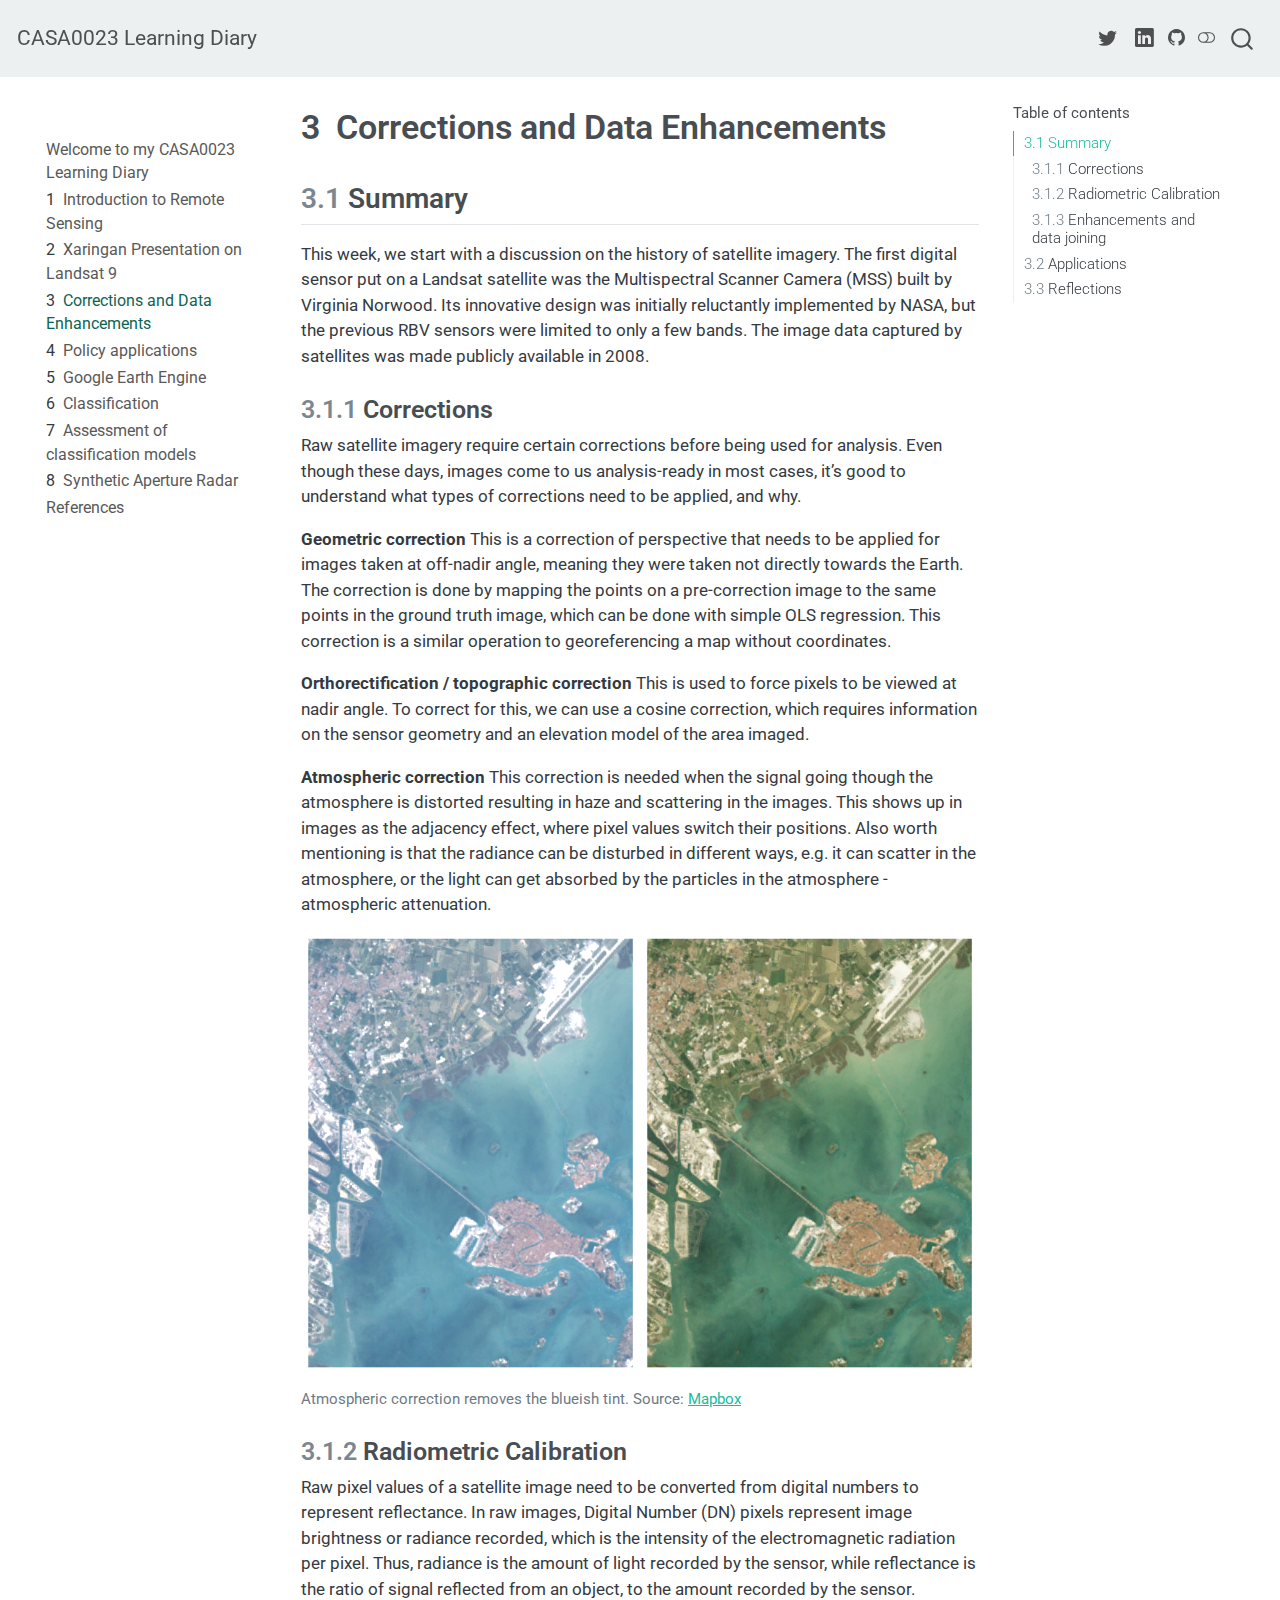
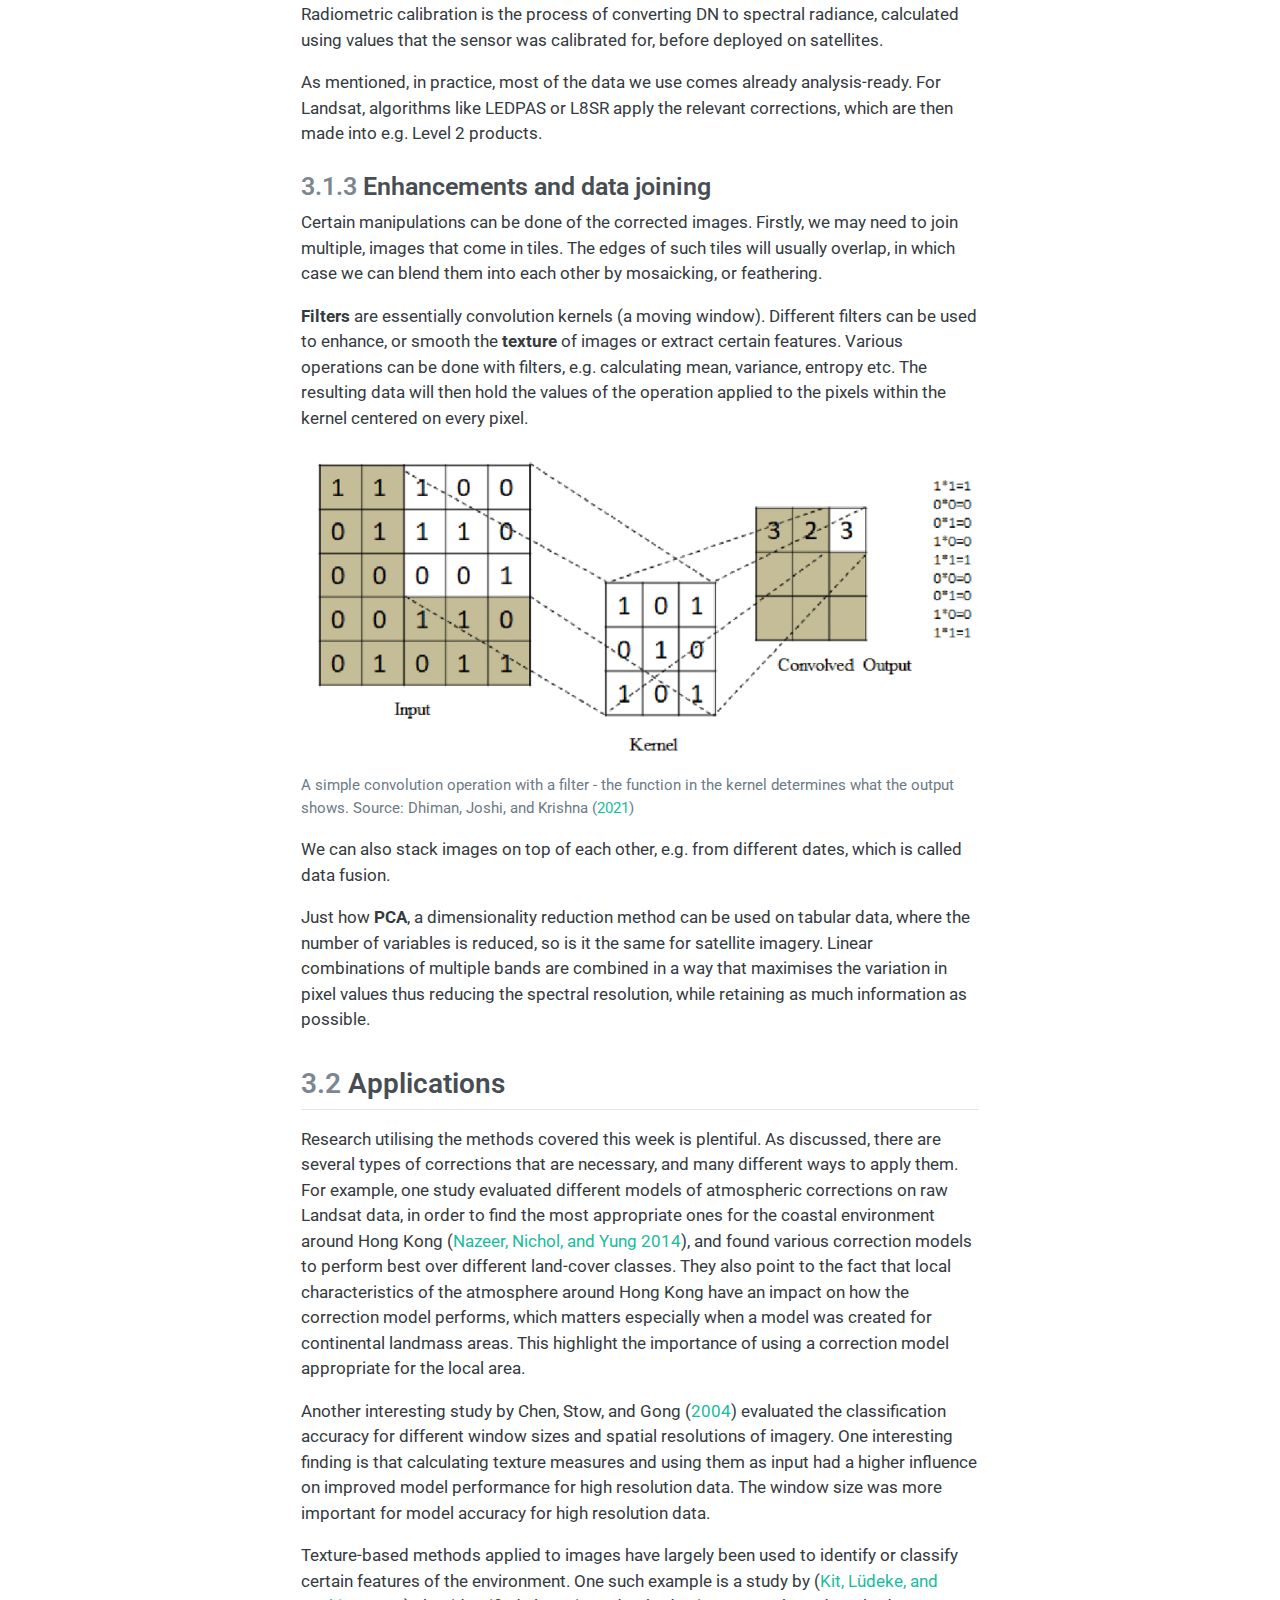
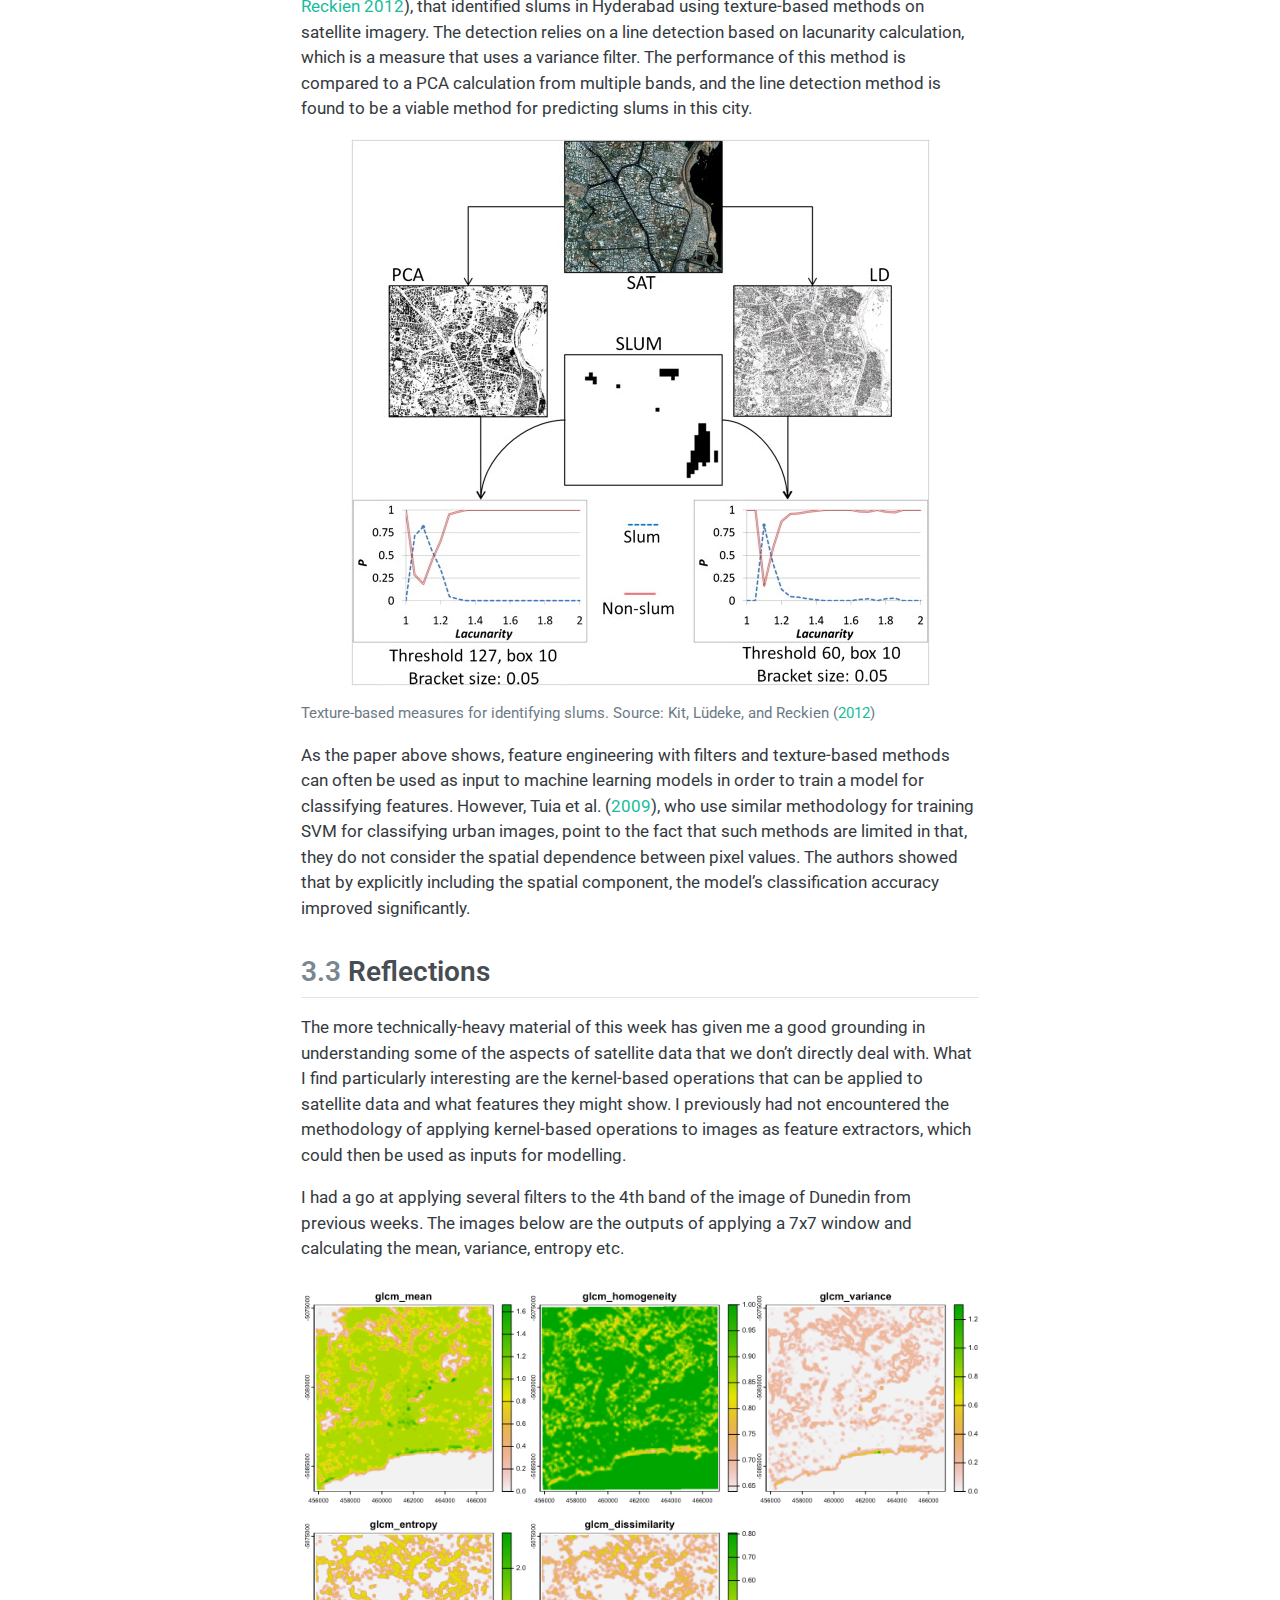
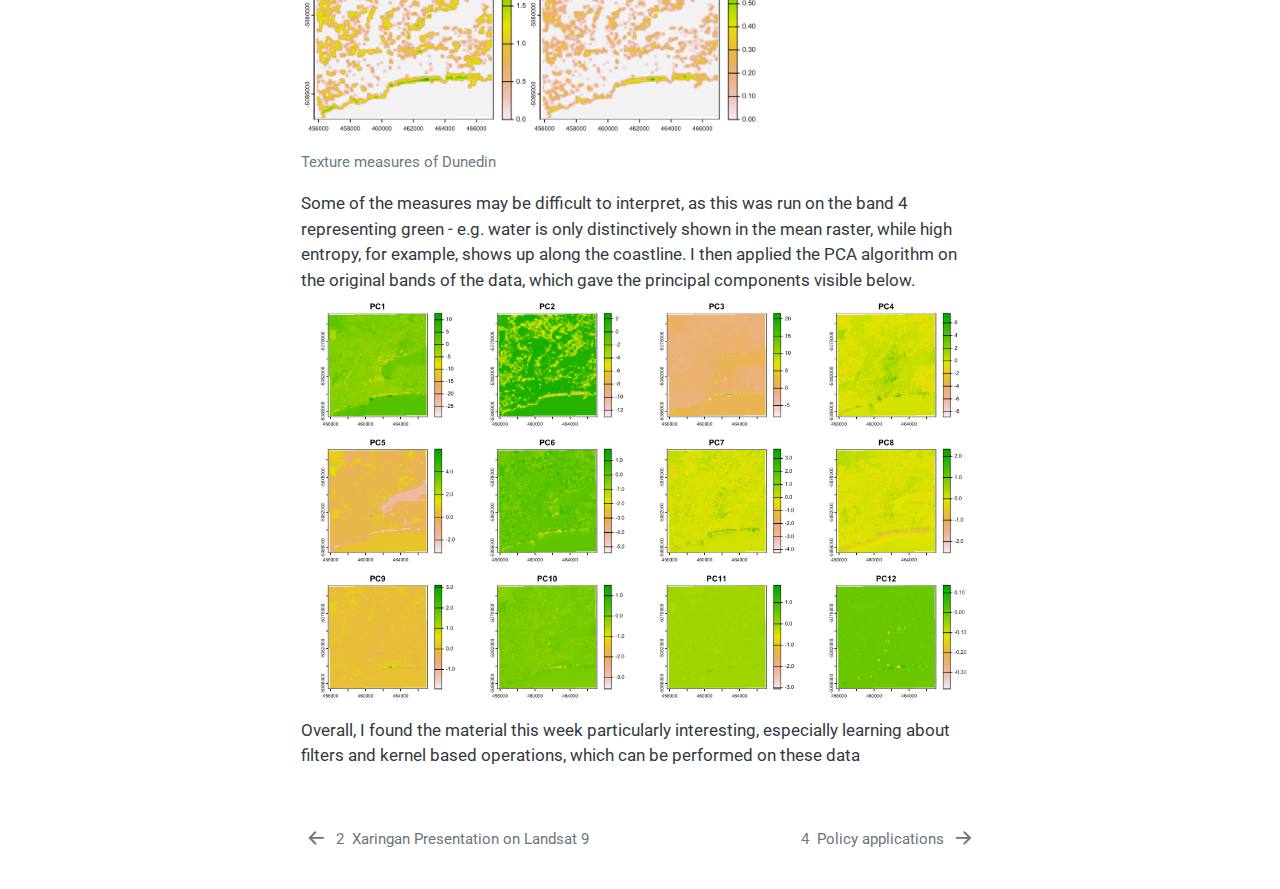
<file: docs/wk3.html>
<!DOCTYPE html>
<html xmlns="http://www.w3.org/1999/xhtml" lang="en" xml:lang="en"><head>

<meta charset="utf-8">
<meta name="generator" content="quarto-1.3.433">

<meta name="viewport" content="width=device-width, initial-scale=1.0, user-scalable=yes">


<title>CASA0023 Learning Diary - 3&nbsp; Corrections and Data Enhancements</title>
<style>
code{white-space: pre-wrap;}
span.smallcaps{font-variant: small-caps;}
div.columns{display: flex; gap: min(4vw, 1.5em);}
div.column{flex: auto; overflow-x: auto;}
div.hanging-indent{margin-left: 1.5em; text-indent: -1.5em;}
ul.task-list{list-style: none;}
ul.task-list li input[type="checkbox"] {
  width: 0.8em;
  margin: 0 0.8em 0.2em -1em; /* quarto-specific, see https://github.com/quarto-dev/quarto-cli/issues/4556 */ 
  vertical-align: middle;
}
/* CSS for citations */
div.csl-bib-body { }
div.csl-entry {
  clear: both;
}
.hanging-indent div.csl-entry {
  margin-left:2em;
  text-indent:-2em;
}
div.csl-left-margin {
  min-width:2em;
  float:left;
}
div.csl-right-inline {
  margin-left:2em;
  padding-left:1em;
}
div.csl-indent {
  margin-left: 2em;
}</style>


<script src="site_libs/quarto-nav/quarto-nav.js"></script>
<script src="site_libs/quarto-nav/headroom.min.js"></script>
<script src="site_libs/clipboard/clipboard.min.js"></script>
<script src="site_libs/quarto-search/autocomplete.umd.js"></script>
<script src="site_libs/quarto-search/fuse.min.js"></script>
<script src="site_libs/quarto-search/quarto-search.js"></script>
<meta name="quarto:offset" content="./">
<link href="./wk4.html" rel="next">
<link href="./wk2.html" rel="prev">
<script src="site_libs/quarto-html/quarto.js"></script>
<script src="site_libs/quarto-html/popper.min.js"></script>
<script src="site_libs/quarto-html/tippy.umd.min.js"></script>
<script src="site_libs/quarto-html/anchor.min.js"></script>
<link href="site_libs/quarto-html/tippy.css" rel="stylesheet">
<link href="site_libs/quarto-html/quarto-syntax-highlighting.css" rel="stylesheet" class="quarto-color-scheme" id="quarto-text-highlighting-styles">
<link href="site_libs/quarto-html/quarto-syntax-highlighting-dark.css" rel="prefetch" class="quarto-color-scheme quarto-color-alternate" id="quarto-text-highlighting-styles">
<script src="site_libs/bootstrap/bootstrap.min.js"></script>
<link href="site_libs/bootstrap/bootstrap-icons.css" rel="stylesheet">
<link href="site_libs/bootstrap/bootstrap.min.css" rel="stylesheet" class="quarto-color-scheme" id="quarto-bootstrap" data-mode="light">
<link href="site_libs/bootstrap/bootstrap-dark.min.css" rel="prefetch" class="quarto-color-scheme quarto-color-alternate" id="quarto-bootstrap" data-mode="dark">
<script id="quarto-search-options" type="application/json">{
  "location": "navbar",
  "copy-button": false,
  "collapse-after": 3,
  "panel-placement": "end",
  "type": "overlay",
  "limit": 20,
  "language": {
    "search-no-results-text": "No results",
    "search-matching-documents-text": "matching documents",
    "search-copy-link-title": "Copy link to search",
    "search-hide-matches-text": "Hide additional matches",
    "search-more-match-text": "more match in this document",
    "search-more-matches-text": "more matches in this document",
    "search-clear-button-title": "Clear",
    "search-detached-cancel-button-title": "Cancel",
    "search-submit-button-title": "Submit",
    "search-label": "Search"
  }
}</script>


</head>

<body class="nav-sidebar floating nav-fixed">

<div id="quarto-search-results"></div>
  <header id="quarto-header" class="headroom fixed-top">
    <nav class="navbar navbar-expand-lg navbar-dark ">
      <div class="navbar-container container-fluid">
      <div class="navbar-brand-container">
    <a class="navbar-brand" href="./index.html">
    <span class="navbar-title">CASA0023 Learning Diary</span>
    </a>
  </div>
            <div id="quarto-search" class="" title="Search"></div>
          <button class="navbar-toggler" type="button" data-bs-toggle="collapse" data-bs-target="#navbarCollapse" aria-controls="navbarCollapse" aria-expanded="false" aria-label="Toggle navigation" onclick="if (window.quartoToggleHeadroom) { window.quartoToggleHeadroom(); }">
  <span class="navbar-toggler-icon"></span>
</button>
          <div class="collapse navbar-collapse" id="navbarCollapse">
            <ul class="navbar-nav navbar-nav-scroll ms-auto">
  <li class="nav-item compact">
    <a class="nav-link" href="https://twitter.com/jankomag" rel="" target=""><i class="bi bi-twitter" role="img">
</i> 
 <span class="menu-text"></span></a>
  </li>  
  <li class="nav-item compact">
    <a class="nav-link" href="https://www.linkedin.com/in/jan-magnuszewski-77718214a/" rel="" target=""><i class="bi bi-linkedin" role="img">
</i> 
 <span class="menu-text"></span></a>
  </li>  
</ul>
            <div class="quarto-navbar-tools">
    <a href="https://github.com/jankomag/CASA0023" rel="" title="Source Code" class="quarto-navigation-tool px-1" aria-label="Source Code"><i class="bi bi-github"></i></a>
  <a href="" class="quarto-color-scheme-toggle quarto-navigation-tool  px-1" onclick="window.quartoToggleColorScheme(); return false;" title="Toggle dark mode"><i class="bi"></i></a>
</div>
          </div> <!-- /navcollapse -->
      </div> <!-- /container-fluid -->
    </nav>
  <nav class="quarto-secondary-nav">
    <div class="container-fluid d-flex">
      <button type="button" class="quarto-btn-toggle btn" data-bs-toggle="collapse" data-bs-target="#quarto-sidebar,#quarto-sidebar-glass" aria-controls="quarto-sidebar" aria-expanded="false" aria-label="Toggle sidebar navigation" onclick="if (window.quartoToggleHeadroom) { window.quartoToggleHeadroom(); }">
        <i class="bi bi-layout-text-sidebar-reverse"></i>
      </button>
      <nav class="quarto-page-breadcrumbs" aria-label="breadcrumb"><ol class="breadcrumb"><li class="breadcrumb-item"><a href="./wk3.html"><span class="chapter-number">3</span>&nbsp; <span class="chapter-title">Corrections and Data Enhancements</span></a></li></ol></nav>
      <a class="flex-grow-1" role="button" data-bs-toggle="collapse" data-bs-target="#quarto-sidebar,#quarto-sidebar-glass" aria-controls="quarto-sidebar" aria-expanded="false" aria-label="Toggle sidebar navigation" onclick="if (window.quartoToggleHeadroom) { window.quartoToggleHeadroom(); }">      
      </a>
      <button type="button" class="btn quarto-search-button" aria-label="" onclick="window.quartoOpenSearch();">
        <i class="bi bi-search"></i>
      </button>
    </div>
  </nav>
</header>
<!-- content -->
<div id="quarto-content" class="quarto-container page-columns page-rows-contents page-layout-article page-navbar">
<!-- sidebar -->
  <nav id="quarto-sidebar" class="sidebar collapse collapse-horizontal sidebar-navigation floating overflow-auto">
        <div class="mt-2 flex-shrink-0 align-items-center">
        <div class="sidebar-search">
        <div id="quarto-search" class="" title="Search"></div>
        </div>
        </div>
    <div class="sidebar-menu-container"> 
    <ul class="list-unstyled mt-1">
        <li class="sidebar-item">
  <div class="sidebar-item-container"> 
  <a href="./index.html" class="sidebar-item-text sidebar-link">
 <span class="menu-text">Welcome to my CASA0023 Learning Diary</span></a>
  </div>
</li>
        <li class="sidebar-item">
  <div class="sidebar-item-container"> 
  <a href="./wk1.html" class="sidebar-item-text sidebar-link">
 <span class="menu-text"><span class="chapter-number">1</span>&nbsp; <span class="chapter-title">Introduction to Remote Sensing</span></span></a>
  </div>
</li>
        <li class="sidebar-item">
  <div class="sidebar-item-container"> 
  <a href="./wk2.html" class="sidebar-item-text sidebar-link">
 <span class="menu-text"><span class="chapter-number">2</span>&nbsp; <span class="chapter-title">Xaringan Presentation on Landsat 9</span></span></a>
  </div>
</li>
        <li class="sidebar-item">
  <div class="sidebar-item-container"> 
  <a href="./wk3.html" class="sidebar-item-text sidebar-link active">
 <span class="menu-text"><span class="chapter-number">3</span>&nbsp; <span class="chapter-title">Corrections and Data Enhancements</span></span></a>
  </div>
</li>
        <li class="sidebar-item">
  <div class="sidebar-item-container"> 
  <a href="./wk4.html" class="sidebar-item-text sidebar-link">
 <span class="menu-text"><span class="chapter-number">4</span>&nbsp; <span class="chapter-title">Policy applications</span></span></a>
  </div>
</li>
        <li class="sidebar-item">
  <div class="sidebar-item-container"> 
  <a href="./wk6.html" class="sidebar-item-text sidebar-link">
 <span class="menu-text"><span class="chapter-number">5</span>&nbsp; <span class="chapter-title">Google Earth Engine</span></span></a>
  </div>
</li>
        <li class="sidebar-item">
  <div class="sidebar-item-container"> 
  <a href="./wk7.html" class="sidebar-item-text sidebar-link">
 <span class="menu-text"><span class="chapter-number">6</span>&nbsp; <span class="chapter-title">Classification</span></span></a>
  </div>
</li>
        <li class="sidebar-item">
  <div class="sidebar-item-container"> 
  <a href="./wk8.html" class="sidebar-item-text sidebar-link">
 <span class="menu-text"><span class="chapter-number">7</span>&nbsp; <span class="chapter-title">Assessment of classification models</span></span></a>
  </div>
</li>
        <li class="sidebar-item">
  <div class="sidebar-item-container"> 
  <a href="./wk9.html" class="sidebar-item-text sidebar-link">
 <span class="menu-text"><span class="chapter-number">8</span>&nbsp; <span class="chapter-title">Synthetic Aperture Radar</span></span></a>
  </div>
</li>
        <li class="sidebar-item">
  <div class="sidebar-item-container"> 
  <a href="./references.html" class="sidebar-item-text sidebar-link">
 <span class="menu-text">References</span></a>
  </div>
</li>
    </ul>
    </div>
</nav>
<div id="quarto-sidebar-glass" data-bs-toggle="collapse" data-bs-target="#quarto-sidebar,#quarto-sidebar-glass"></div>
<!-- margin-sidebar -->
    <div id="quarto-margin-sidebar" class="sidebar margin-sidebar">
        <nav id="TOC" role="doc-toc" class="toc-active">
    <h2 id="toc-title">Table of contents</h2>
   
  <ul>
  <li><a href="#summary" id="toc-summary" class="nav-link active" data-scroll-target="#summary"><span class="header-section-number">3.1</span> Summary</a>
  <ul class="collapse">
  <li><a href="#corrections" id="toc-corrections" class="nav-link" data-scroll-target="#corrections"><span class="header-section-number">3.1.1</span> Corrections</a></li>
  <li><a href="#radiometric-calibration" id="toc-radiometric-calibration" class="nav-link" data-scroll-target="#radiometric-calibration"><span class="header-section-number">3.1.2</span> Radiometric Calibration</a></li>
  <li><a href="#enhancements-and-data-joining" id="toc-enhancements-and-data-joining" class="nav-link" data-scroll-target="#enhancements-and-data-joining"><span class="header-section-number">3.1.3</span> Enhancements and data joining</a></li>
  </ul></li>
  <li><a href="#applications" id="toc-applications" class="nav-link" data-scroll-target="#applications"><span class="header-section-number">3.2</span> Applications</a></li>
  <li><a href="#reflections" id="toc-reflections" class="nav-link" data-scroll-target="#reflections"><span class="header-section-number">3.3</span> Reflections</a></li>
  </ul>
</nav>
    </div>
<!-- main -->
<main class="content" id="quarto-document-content">

<header id="title-block-header" class="quarto-title-block default">
<div class="quarto-title">
<h1 class="title"><span id="sec-week3" class="quarto-section-identifier"><span class="chapter-number">3</span>&nbsp; <span class="chapter-title">Corrections and Data Enhancements</span></span></h1>
</div>



<div class="quarto-title-meta">

    
  
    
  </div>
  

</header>

<section id="summary" class="level2" data-number="3.1">
<h2 data-number="3.1" class="anchored" data-anchor-id="summary"><span class="header-section-number">3.1</span> Summary</h2>
<p>This week, we start with a discussion on the history of satellite imagery. The first digital sensor put on a Landsat satellite was the Multispectral Scanner Camera (MSS) built by Virginia Norwood. Its innovative design was initially reluctantly implemented by NASA, but the previous RBV sensors were limited to only a few bands. The image data captured by satellites was made publicly available in 2008.</p>
<section id="corrections" class="level3" data-number="3.1.1">
<h3 data-number="3.1.1" class="anchored" data-anchor-id="corrections"><span class="header-section-number">3.1.1</span> Corrections</h3>
<p>Raw satellite imagery require certain corrections before being used for analysis. Even though these days, images come to us analysis-ready in most cases, it’s good to understand what types of corrections need to be applied, and why.</p>
<p><strong>Geometric correction</strong> This is a correction of perspective that needs to be applied for images taken at off-nadir angle, meaning they were taken not directly towards the Earth. The correction is done by mapping the points on a pre-correction image to the same points in the ground truth image, which can be done with simple OLS regression. This correction is a similar operation to georeferencing a map without coordinates.</p>
<p><strong>Orthorectification / topographic correction</strong> This is used to force pixels to be viewed at nadir angle. To correct for this, we can use a cosine correction, which requires information on the sensor geometry and an elevation model of the area imaged.</p>
<p><strong>Atmospheric correction</strong> This correction is needed when the signal going though the atmosphere is distorted resulting in haze and scattering in the images. This shows up in images as the adjacency effect, where pixel values switch their positions. Also worth mentioning is that the radiance can be disturbed in different ways, e.g.&nbsp;it can scatter in the atmosphere, or the light can get absorbed by the particles in the atmosphere - atmospheric attenuation.</p>
<div class="quarto-figure quarto-figure-center">
<figure class="figure">
<p><img src="res/atmospheric_corr.png" class="img-fluid figure-img"></p>
<figcaption class="figure-caption">Atmospheric correction removes the blueish tint. Source: <a href="https://blog.mapbox.com/before-and-after-atmospheric-correction-97f55cb2b5d1">Mapbox</a></figcaption>
</figure>
</div>
</section>
<section id="radiometric-calibration" class="level3" data-number="3.1.2">
<h3 data-number="3.1.2" class="anchored" data-anchor-id="radiometric-calibration"><span class="header-section-number">3.1.2</span> Radiometric Calibration</h3>
<p>Raw pixel values of a satellite image need to be converted from digital numbers to represent reflectance. In raw images, Digital Number (DN) pixels represent image brightness or radiance recorded, which is the intensity of the electromagnetic radiation per pixel. Thus, radiance is the amount of light recorded by the sensor, while reflectance is the ratio of signal reflected from an object, to the amount recorded by the sensor. Radiometric calibration is the process of converting DN to spectral radiance, calculated using values that the sensor was calibrated for, before deployed on satellites.</p>
<p>As mentioned, in practice, most of the data we use comes already analysis-ready. For Landsat, algorithms like LEDPAS or L8SR apply the relevant corrections, which are then made into e.g.&nbsp;Level 2 products.</p>
</section>
<section id="enhancements-and-data-joining" class="level3" data-number="3.1.3">
<h3 data-number="3.1.3" class="anchored" data-anchor-id="enhancements-and-data-joining"><span class="header-section-number">3.1.3</span> Enhancements and data joining</h3>
<p>Certain manipulations can be done of the corrected images. Firstly, we may need to join multiple, images that come in tiles. The edges of such tiles will usually overlap, in which case we can blend them into each other by mosaicking, or feathering.</p>
<p><strong>Filters</strong> are essentially convolution kernels (a moving window). Different filters can be used to enhance, or smooth the <strong>texture</strong> of images or extract certain features. Various operations can be done with filters, e.g.&nbsp;calculating mean, variance, entropy etc. The resulting data will then hold the values of the operation applied to the pixels within the kernel centered on every pixel.</p>
<div class="quarto-figure quarto-figure-center">
<figure class="figure">
<p><img src="res/convolution_simple.png" class="img-fluid figure-img"></p>
<figcaption class="figure-caption">A simple convolution operation with a filter - the function in the kernel determines what the output shows. Source: <span class="citation" data-cites="dhiman2021deep">Dhiman, Joshi, and Krishna (<a href="references.html#ref-dhiman2021deep" role="doc-biblioref">2021</a>)</span></figcaption>
</figure>
</div>
<p>We can also stack images on top of each other, e.g.&nbsp;from different dates, which is called data fusion.</p>
<p>Just how <strong>PCA</strong>, a dimensionality reduction method can be used on tabular data, where the number of variables is reduced, so is it the same for satellite imagery. Linear combinations of multiple bands are combined in a way that maximises the variation in pixel values thus reducing the spectral resolution, while retaining as much information as possible.</p>
</section>
</section>
<section id="applications" class="level2" data-number="3.2">
<h2 data-number="3.2" class="anchored" data-anchor-id="applications"><span class="header-section-number">3.2</span> Applications</h2>
<p>Research utilising the methods covered this week is plentiful. As discussed, there are several types of corrections that are necessary, and many different ways to apply them. For example, one study evaluated different models of atmospheric corrections on raw Landsat data, in order to find the most appropriate ones for the coastal environment around Hong Kong <span class="citation" data-cites="nazeer2014evaluation">(<a href="references.html#ref-nazeer2014evaluation" role="doc-biblioref">Nazeer, Nichol, and Yung 2014</a>)</span>, and found various correction models to perform best over different land-cover classes. They also point to the fact that local characteristics of the atmosphere around Hong Kong have an impact on how the correction model performs, which matters especially when a model was created for continental landmass areas. This highlight the importance of using a correction model appropriate for the local area.</p>
<p>Another interesting study by <span class="citation" data-cites="chen2004examining">Chen, Stow, and Gong (<a href="references.html#ref-chen2004examining" role="doc-biblioref">2004</a>)</span> evaluated the classification accuracy for different window sizes and spatial resolutions of imagery. One interesting finding is that calculating texture measures and using them as input had a higher influence on improved model performance for high resolution data. The window size was more important for model accuracy for high resolution data.</p>
<p>Texture-based methods applied to images have largely been used to identify or classify certain features of the environment. One such example is a study by <span class="citation" data-cites="kit2012texture">(<a href="references.html#ref-kit2012texture" role="doc-biblioref">Kit, Lüdeke, and Reckien 2012</a>)</span>, that identified slums in Hyderabad using texture-based methods on satellite imagery. The detection relies on a line detection based on lacunarity calculation, which is a measure that uses a variance filter. The performance of this method is compared to a PCA calculation from multiple bands, and the line detection method is found to be a viable method for predicting slums in this city.</p>
<div class="quarto-figure quarto-figure-center">
<figure class="figure">
<p><img src="res/slum_detection_texture.jpg" class="img-fluid figure-img"></p>
<figcaption class="figure-caption">Texture-based measures for identifying slums. Source: <span class="citation" data-cites="kit2012texture">Kit, Lüdeke, and Reckien (<a href="references.html#ref-kit2012texture" role="doc-biblioref">2012</a>)</span></figcaption>
</figure>
</div>
<p>As the paper above shows, feature engineering with filters and texture-based methods can often be used as input to machine learning models in order to train a model for classifying features. However, <span class="citation" data-cites="tuia2009multisource">Tuia et al. (<a href="references.html#ref-tuia2009multisource" role="doc-biblioref">2009</a>)</span>, who use similar methodology for training SVM for classifying urban images, point to the fact that such methods are limited in that, they do not consider the spatial dependence between pixel values. The authors showed that by explicitly including the spatial component, the model’s classification accuracy improved significantly.</p>
</section>
<section id="reflections" class="level2" data-number="3.3">
<h2 data-number="3.3" class="anchored" data-anchor-id="reflections"><span class="header-section-number">3.3</span> Reflections</h2>
<p>The more technically-heavy material of this week has given me a good grounding in understanding some of the aspects of satellite data that we don’t directly deal with. What I find particularly interesting are the kernel-based operations that can be applied to satellite data and what features they might show. I previously had not encountered the methodology of applying kernel-based operations to images as feature extractors, which could then be used as inputs for modelling.</p>
<p>I had a go at applying several filters to the 4th band of the image of Dunedin from previous weeks. The images below are the outputs of applying a 7x7 window and calculating the mean, variance, entropy etc.</p>
<div class="quarto-figure quarto-figure-center">
<figure class="figure">
<p><img src="res/texture.png" class="img-fluid figure-img"></p>
<figcaption class="figure-caption">Texture measures of Dunedin</figcaption>
</figure>
</div>
<p>Some of the measures may be difficult to interpret, as this was run on the band 4 representing green - e.g.&nbsp;water is only distinctively shown in the mean raster, while high entropy, for example, shows up along the coastline. I then applied the PCA algorithm on the original bands of the data, which gave the principal components visible below. <img src="res/pca_dunnes.png" class="img-fluid" alt="PCA"></p>
<p>Overall, I found the material this week particularly interesting, especially learning about filters and kernel based operations, which can be performed on these data</p>


<div id="refs" class="references csl-bib-body hanging-indent" role="list" style="display: none">
<div id="ref-chen2004examining" class="csl-entry" role="listitem">
Chen, D, DA Stow, and P Gong. 2004. <span>“Examining the Effect of Spatial Resolution and Texture Window Size on Classification Accuracy: An Urban Environment Case.”</span> <em>International Journal of Remote Sensing</em> 25 (11): 2177–92.
</div>
<div id="ref-dhiman2021deep" class="csl-entry" role="listitem">
Dhiman, R, G Joshi, and C Rama Krishna. 2021. <span>“A Deep Learning Approach for Indian Sign Language Gestures Classification with Different Backgrounds.”</span> In <em>Journal of Physics: Conference Series</em>, 1950:012020. 1. IOP Publishing.
</div>
<div id="ref-kit2012texture" class="csl-entry" role="listitem">
Kit, Oleksandr, Matthias Lüdeke, and Diana Reckien. 2012. <span>“Texture-Based Identification of Urban Slums in Hyderabad, India Using Remote Sensing Data.”</span> <em>Applied Geography</em> 32 (2): 660–67.
</div>
<div id="ref-nazeer2014evaluation" class="csl-entry" role="listitem">
Nazeer, Majid, Janet E Nichol, and Ying-Kit Yung. 2014. <span>“Evaluation of Atmospheric Correction Models and Landsat Surface Reflectance Product in an Urban Coastal Environment.”</span> <em>International Journal of Remote Sensing</em> 35 (16): 6271–91.
</div>
<div id="ref-tuia2009multisource" class="csl-entry" role="listitem">
Tuia, Devis, Frédéric Ratle, Alexei Pozdnoukhov, and Gustavo Camps-Valls. 2009. <span>“Multisource Composite Kernels for Urban-Image Classification.”</span> <em>IEEE Geoscience and Remote Sensing Letters</em> 7 (1): 88–92.
</div>
</div>
</section>

</main> <!-- /main -->
<script id="quarto-html-after-body" type="application/javascript">
window.document.addEventListener("DOMContentLoaded", function (event) {
  const toggleBodyColorMode = (bsSheetEl) => {
    const mode = bsSheetEl.getAttribute("data-mode");
    const bodyEl = window.document.querySelector("body");
    if (mode === "dark") {
      bodyEl.classList.add("quarto-dark");
      bodyEl.classList.remove("quarto-light");
    } else {
      bodyEl.classList.add("quarto-light");
      bodyEl.classList.remove("quarto-dark");
    }
  }
  const toggleBodyColorPrimary = () => {
    const bsSheetEl = window.document.querySelector("link#quarto-bootstrap");
    if (bsSheetEl) {
      toggleBodyColorMode(bsSheetEl);
    }
  }
  toggleBodyColorPrimary();  
  const disableStylesheet = (stylesheets) => {
    for (let i=0; i < stylesheets.length; i++) {
      const stylesheet = stylesheets[i];
      stylesheet.rel = 'prefetch';
    }
  }
  const enableStylesheet = (stylesheets) => {
    for (let i=0; i < stylesheets.length; i++) {
      const stylesheet = stylesheets[i];
      stylesheet.rel = 'stylesheet';
    }
  }
  const manageTransitions = (selector, allowTransitions) => {
    const els = window.document.querySelectorAll(selector);
    for (let i=0; i < els.length; i++) {
      const el = els[i];
      if (allowTransitions) {
        el.classList.remove('notransition');
      } else {
        el.classList.add('notransition');
      }
    }
  }
  const toggleColorMode = (alternate) => {
    // Switch the stylesheets
    const alternateStylesheets = window.document.querySelectorAll('link.quarto-color-scheme.quarto-color-alternate');
    manageTransitions('#quarto-margin-sidebar .nav-link', false);
    if (alternate) {
      enableStylesheet(alternateStylesheets);
      for (const sheetNode of alternateStylesheets) {
        if (sheetNode.id === "quarto-bootstrap") {
          toggleBodyColorMode(sheetNode);
        }
      }
    } else {
      disableStylesheet(alternateStylesheets);
      toggleBodyColorPrimary();
    }
    manageTransitions('#quarto-margin-sidebar .nav-link', true);
    // Switch the toggles
    const toggles = window.document.querySelectorAll('.quarto-color-scheme-toggle');
    for (let i=0; i < toggles.length; i++) {
      const toggle = toggles[i];
      if (toggle) {
        if (alternate) {
          toggle.classList.add("alternate");     
        } else {
          toggle.classList.remove("alternate");
        }
      }
    }
    // Hack to workaround the fact that safari doesn't
    // properly recolor the scrollbar when toggling (#1455)
    if (navigator.userAgent.indexOf('Safari') > 0 && navigator.userAgent.indexOf('Chrome') == -1) {
      manageTransitions("body", false);
      window.scrollTo(0, 1);
      setTimeout(() => {
        window.scrollTo(0, 0);
        manageTransitions("body", true);
      }, 40);  
    }
  }
  const isFileUrl = () => { 
    return window.location.protocol === 'file:';
  }
  const hasAlternateSentinel = () => {  
    let styleSentinel = getColorSchemeSentinel();
    if (styleSentinel !== null) {
      return styleSentinel === "alternate";
    } else {
      return false;
    }
  }
  const setStyleSentinel = (alternate) => {
    const value = alternate ? "alternate" : "default";
    if (!isFileUrl()) {
      window.localStorage.setItem("quarto-color-scheme", value);
    } else {
      localAlternateSentinel = value;
    }
  }
  const getColorSchemeSentinel = () => {
    if (!isFileUrl()) {
      const storageValue = window.localStorage.getItem("quarto-color-scheme");
      return storageValue != null ? storageValue : localAlternateSentinel;
    } else {
      return localAlternateSentinel;
    }
  }
  let localAlternateSentinel = 'default';
  // Dark / light mode switch
  window.quartoToggleColorScheme = () => {
    // Read the current dark / light value 
    let toAlternate = !hasAlternateSentinel();
    toggleColorMode(toAlternate);
    setStyleSentinel(toAlternate);
  };
  // Ensure there is a toggle, if there isn't float one in the top right
  if (window.document.querySelector('.quarto-color-scheme-toggle') === null) {
    const a = window.document.createElement('a');
    a.classList.add('top-right');
    a.classList.add('quarto-color-scheme-toggle');
    a.href = "";
    a.onclick = function() { try { window.quartoToggleColorScheme(); } catch {} return false; };
    const i = window.document.createElement("i");
    i.classList.add('bi');
    a.appendChild(i);
    window.document.body.appendChild(a);
  }
  // Switch to dark mode if need be
  if (hasAlternateSentinel()) {
    toggleColorMode(true);
  } else {
    toggleColorMode(false);
  }
  const icon = "";
  const anchorJS = new window.AnchorJS();
  anchorJS.options = {
    placement: 'right',
    icon: icon
  };
  anchorJS.add('.anchored');
  const isCodeAnnotation = (el) => {
    for (const clz of el.classList) {
      if (clz.startsWith('code-annotation-')) {                     
        return true;
      }
    }
    return false;
  }
  const clipboard = new window.ClipboardJS('.code-copy-button', {
    text: function(trigger) {
      const codeEl = trigger.previousElementSibling.cloneNode(true);
      for (const childEl of codeEl.children) {
        if (isCodeAnnotation(childEl)) {
          childEl.remove();
        }
      }
      return codeEl.innerText;
    }
  });
  clipboard.on('success', function(e) {
    // button target
    const button = e.trigger;
    // don't keep focus
    button.blur();
    // flash "checked"
    button.classList.add('code-copy-button-checked');
    var currentTitle = button.getAttribute("title");
    button.setAttribute("title", "Copied!");
    let tooltip;
    if (window.bootstrap) {
      button.setAttribute("data-bs-toggle", "tooltip");
      button.setAttribute("data-bs-placement", "left");
      button.setAttribute("data-bs-title", "Copied!");
      tooltip = new bootstrap.Tooltip(button, 
        { trigger: "manual", 
          customClass: "code-copy-button-tooltip",
          offset: [0, -8]});
      tooltip.show();    
    }
    setTimeout(function() {
      if (tooltip) {
        tooltip.hide();
        button.removeAttribute("data-bs-title");
        button.removeAttribute("data-bs-toggle");
        button.removeAttribute("data-bs-placement");
      }
      button.setAttribute("title", currentTitle);
      button.classList.remove('code-copy-button-checked');
    }, 1000);
    // clear code selection
    e.clearSelection();
  });
  function tippyHover(el, contentFn) {
    const config = {
      allowHTML: true,
      content: contentFn,
      maxWidth: 500,
      delay: 100,
      arrow: false,
      appendTo: function(el) {
          return el.parentElement;
      },
      interactive: true,
      interactiveBorder: 10,
      theme: 'quarto',
      placement: 'bottom-start'
    };
    window.tippy(el, config); 
  }
  const noterefs = window.document.querySelectorAll('a[role="doc-noteref"]');
  for (var i=0; i<noterefs.length; i++) {
    const ref = noterefs[i];
    tippyHover(ref, function() {
      // use id or data attribute instead here
      let href = ref.getAttribute('data-footnote-href') || ref.getAttribute('href');
      try { href = new URL(href).hash; } catch {}
      const id = href.replace(/^#\/?/, "");
      const note = window.document.getElementById(id);
      return note.innerHTML;
    });
  }
      let selectedAnnoteEl;
      const selectorForAnnotation = ( cell, annotation) => {
        let cellAttr = 'data-code-cell="' + cell + '"';
        let lineAttr = 'data-code-annotation="' +  annotation + '"';
        const selector = 'span[' + cellAttr + '][' + lineAttr + ']';
        return selector;
      }
      const selectCodeLines = (annoteEl) => {
        const doc = window.document;
        const targetCell = annoteEl.getAttribute("data-target-cell");
        const targetAnnotation = annoteEl.getAttribute("data-target-annotation");
        const annoteSpan = window.document.querySelector(selectorForAnnotation(targetCell, targetAnnotation));
        const lines = annoteSpan.getAttribute("data-code-lines").split(",");
        const lineIds = lines.map((line) => {
          return targetCell + "-" + line;
        })
        let top = null;
        let height = null;
        let parent = null;
        if (lineIds.length > 0) {
            //compute the position of the single el (top and bottom and make a div)
            const el = window.document.getElementById(lineIds[0]);
            top = el.offsetTop;
            height = el.offsetHeight;
            parent = el.parentElement.parentElement;
          if (lineIds.length > 1) {
            const lastEl = window.document.getElementById(lineIds[lineIds.length - 1]);
            const bottom = lastEl.offsetTop + lastEl.offsetHeight;
            height = bottom - top;
          }
          if (top !== null && height !== null && parent !== null) {
            // cook up a div (if necessary) and position it 
            let div = window.document.getElementById("code-annotation-line-highlight");
            if (div === null) {
              div = window.document.createElement("div");
              div.setAttribute("id", "code-annotation-line-highlight");
              div.style.position = 'absolute';
              parent.appendChild(div);
            }
            div.style.top = top - 2 + "px";
            div.style.height = height + 4 + "px";
            let gutterDiv = window.document.getElementById("code-annotation-line-highlight-gutter");
            if (gutterDiv === null) {
              gutterDiv = window.document.createElement("div");
              gutterDiv.setAttribute("id", "code-annotation-line-highlight-gutter");
              gutterDiv.style.position = 'absolute';
              const codeCell = window.document.getElementById(targetCell);
              const gutter = codeCell.querySelector('.code-annotation-gutter');
              gutter.appendChild(gutterDiv);
            }
            gutterDiv.style.top = top - 2 + "px";
            gutterDiv.style.height = height + 4 + "px";
          }
          selectedAnnoteEl = annoteEl;
        }
      };
      const unselectCodeLines = () => {
        const elementsIds = ["code-annotation-line-highlight", "code-annotation-line-highlight-gutter"];
        elementsIds.forEach((elId) => {
          const div = window.document.getElementById(elId);
          if (div) {
            div.remove();
          }
        });
        selectedAnnoteEl = undefined;
      };
      // Attach click handler to the DT
      const annoteDls = window.document.querySelectorAll('dt[data-target-cell]');
      for (const annoteDlNode of annoteDls) {
        annoteDlNode.addEventListener('click', (event) => {
          const clickedEl = event.target;
          if (clickedEl !== selectedAnnoteEl) {
            unselectCodeLines();
            const activeEl = window.document.querySelector('dt[data-target-cell].code-annotation-active');
            if (activeEl) {
              activeEl.classList.remove('code-annotation-active');
            }
            selectCodeLines(clickedEl);
            clickedEl.classList.add('code-annotation-active');
          } else {
            // Unselect the line
            unselectCodeLines();
            clickedEl.classList.remove('code-annotation-active');
          }
        });
      }
  const findCites = (el) => {
    const parentEl = el.parentElement;
    if (parentEl) {
      const cites = parentEl.dataset.cites;
      if (cites) {
        return {
          el,
          cites: cites.split(' ')
        };
      } else {
        return findCites(el.parentElement)
      }
    } else {
      return undefined;
    }
  };
  var bibliorefs = window.document.querySelectorAll('a[role="doc-biblioref"]');
  for (var i=0; i<bibliorefs.length; i++) {
    const ref = bibliorefs[i];
    const citeInfo = findCites(ref);
    if (citeInfo) {
      tippyHover(citeInfo.el, function() {
        var popup = window.document.createElement('div');
        citeInfo.cites.forEach(function(cite) {
          var citeDiv = window.document.createElement('div');
          citeDiv.classList.add('hanging-indent');
          citeDiv.classList.add('csl-entry');
          var biblioDiv = window.document.getElementById('ref-' + cite);
          if (biblioDiv) {
            citeDiv.innerHTML = biblioDiv.innerHTML;
          }
          popup.appendChild(citeDiv);
        });
        return popup.innerHTML;
      });
    }
  }
});
</script>
<nav class="page-navigation">
  <div class="nav-page nav-page-previous">
      <a href="./wk2.html" class="pagination-link">
        <i class="bi bi-arrow-left-short"></i> <span class="nav-page-text"><span class="chapter-number">2</span>&nbsp; <span class="chapter-title">Xaringan Presentation on Landsat 9</span></span>
      </a>          
  </div>
  <div class="nav-page nav-page-next">
      <a href="./wk4.html" class="pagination-link">
        <span class="nav-page-text"><span class="chapter-number">4</span>&nbsp; <span class="chapter-title">Policy applications</span></span> <i class="bi bi-arrow-right-short"></i>
      </a>
  </div>
</nav>
</div> <!-- /content -->



</body></html>
</file>
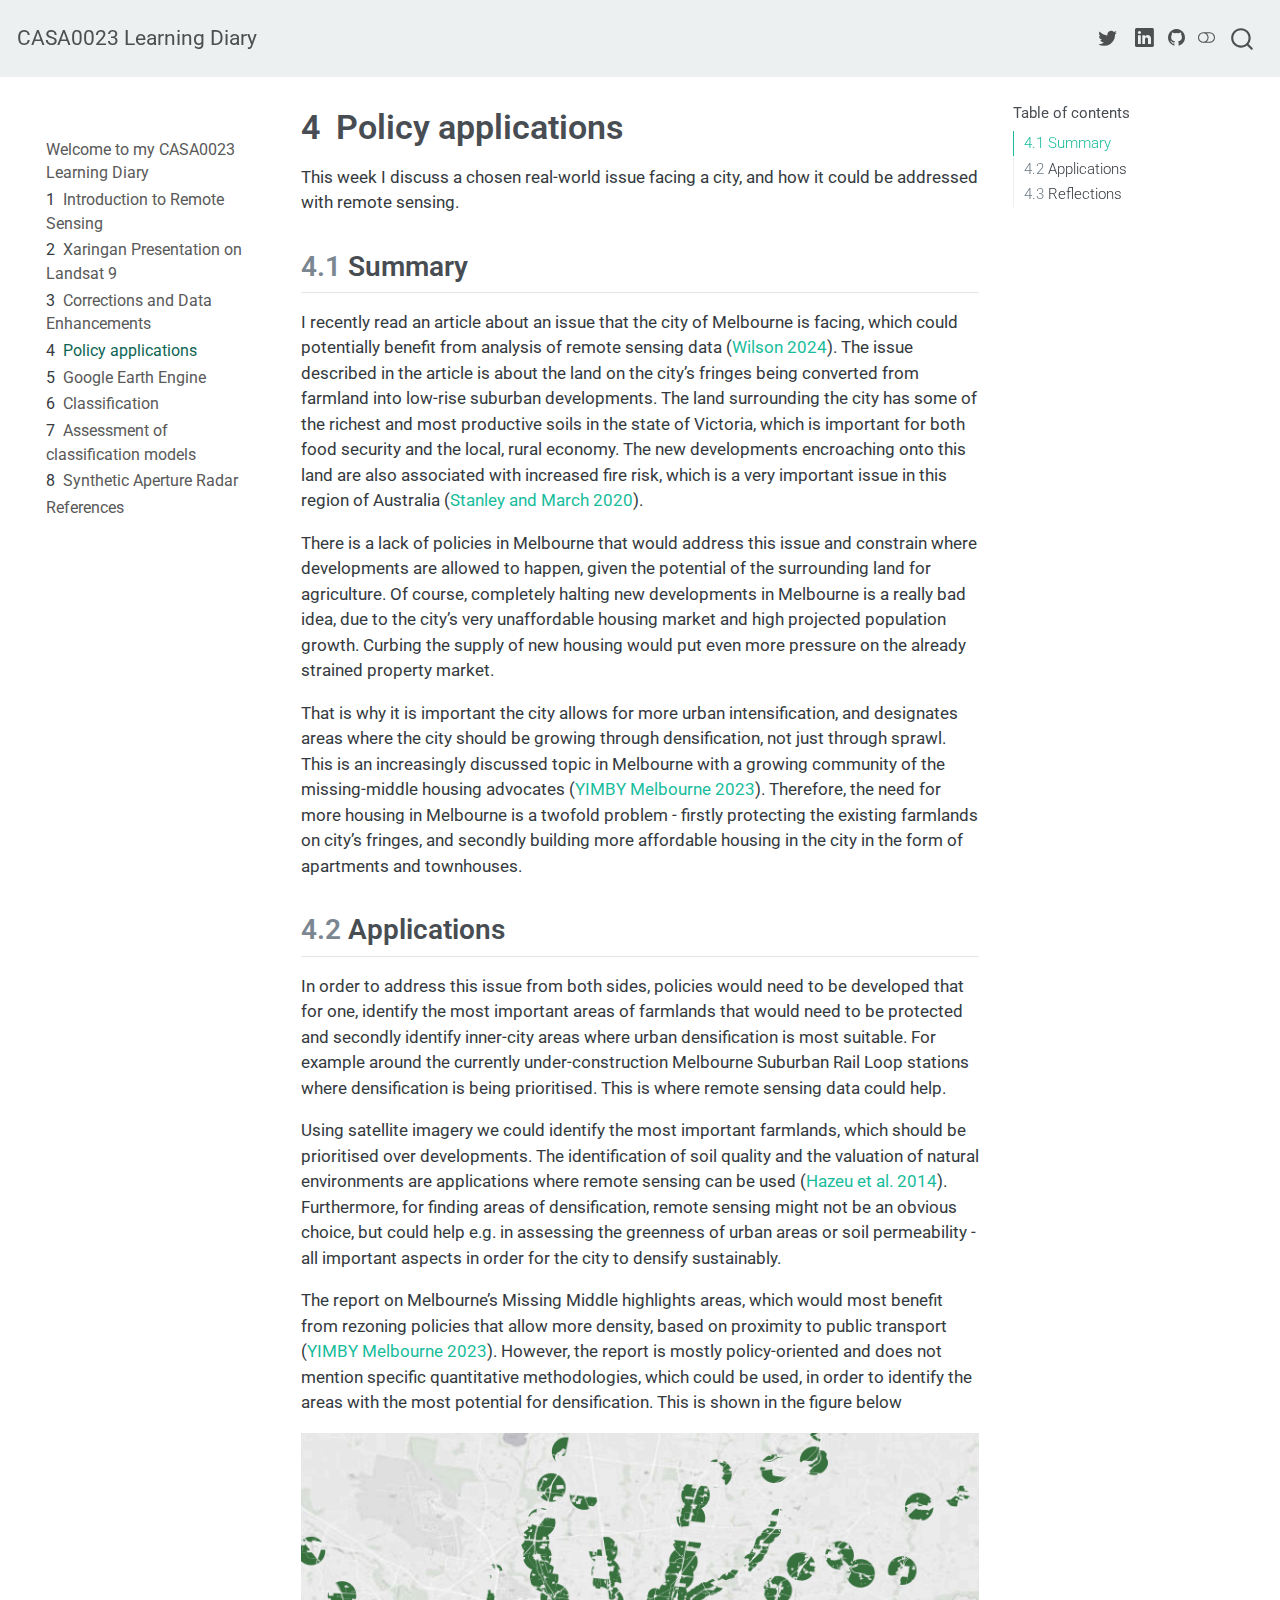
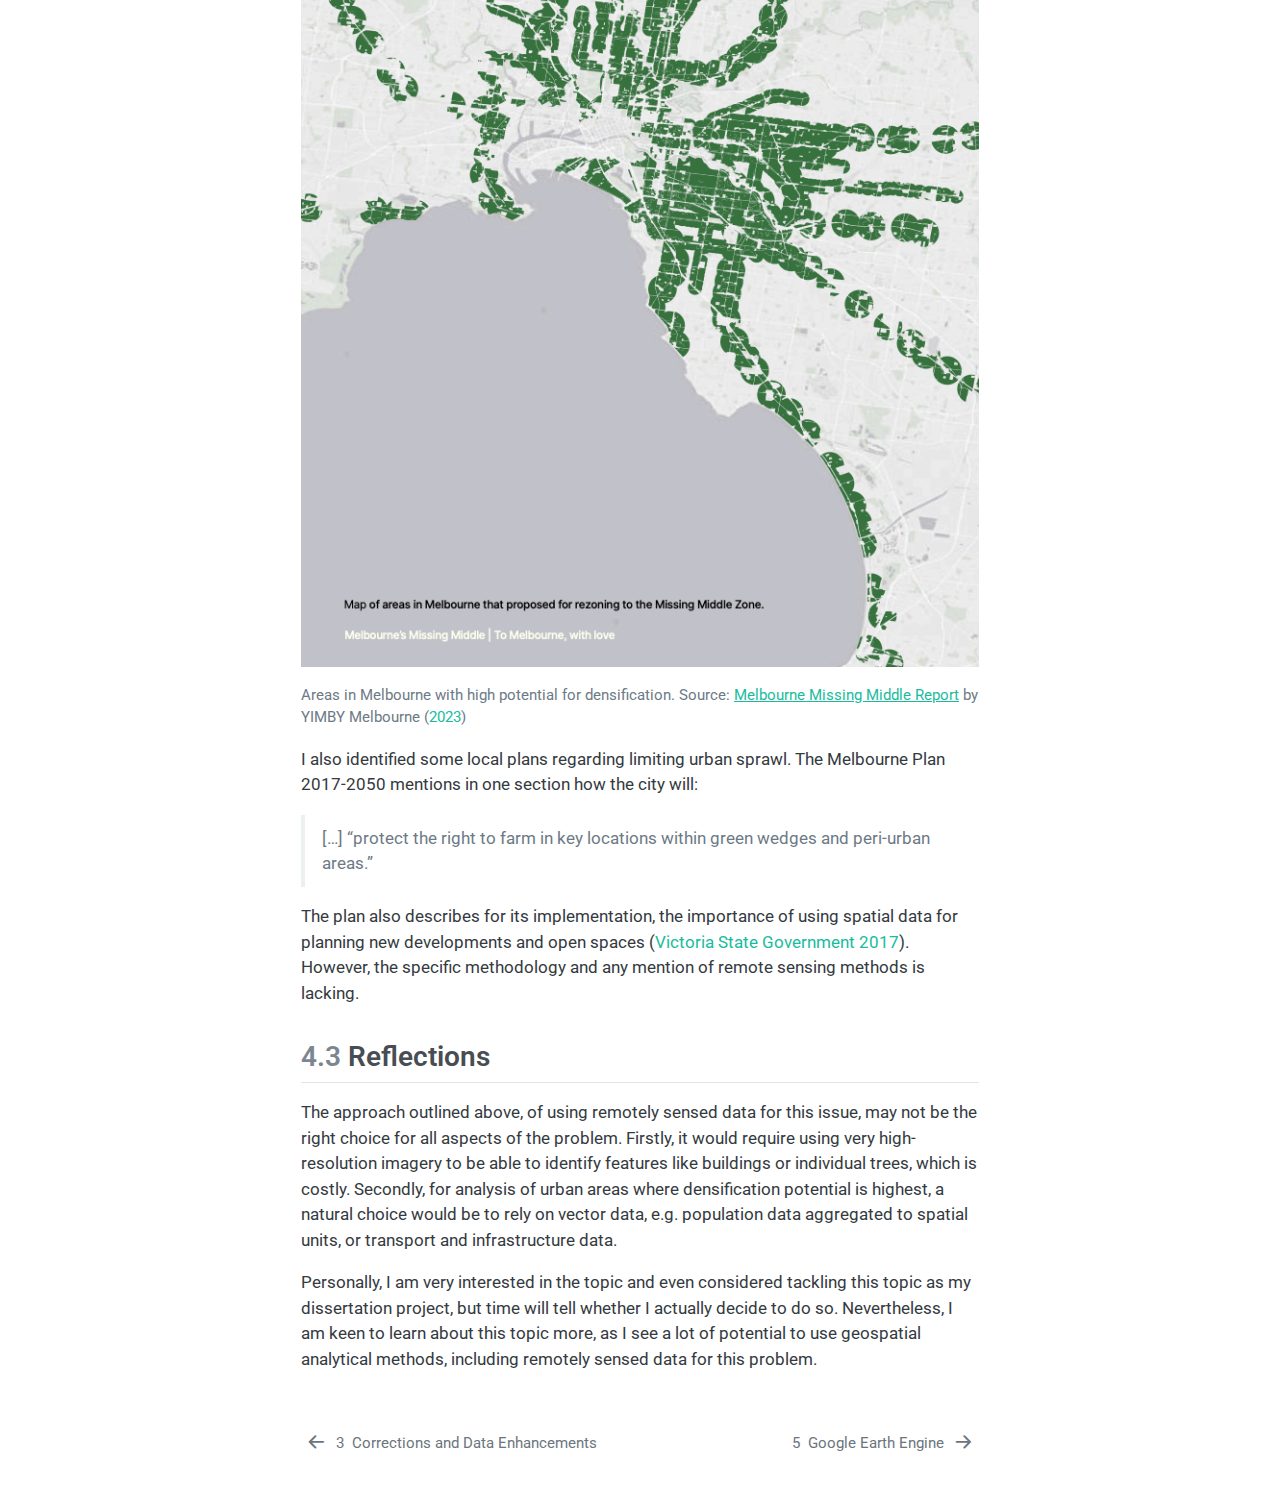
<file: docs/wk4.html>
<!DOCTYPE html>
<html xmlns="http://www.w3.org/1999/xhtml" lang="en" xml:lang="en"><head>

<meta charset="utf-8">
<meta name="generator" content="quarto-1.3.433">

<meta name="viewport" content="width=device-width, initial-scale=1.0, user-scalable=yes">


<title>CASA0023 Learning Diary - 4&nbsp; Policy applications</title>
<style>
code{white-space: pre-wrap;}
span.smallcaps{font-variant: small-caps;}
div.columns{display: flex; gap: min(4vw, 1.5em);}
div.column{flex: auto; overflow-x: auto;}
div.hanging-indent{margin-left: 1.5em; text-indent: -1.5em;}
ul.task-list{list-style: none;}
ul.task-list li input[type="checkbox"] {
  width: 0.8em;
  margin: 0 0.8em 0.2em -1em; /* quarto-specific, see https://github.com/quarto-dev/quarto-cli/issues/4556 */ 
  vertical-align: middle;
}
/* CSS for citations */
div.csl-bib-body { }
div.csl-entry {
  clear: both;
}
.hanging-indent div.csl-entry {
  margin-left:2em;
  text-indent:-2em;
}
div.csl-left-margin {
  min-width:2em;
  float:left;
}
div.csl-right-inline {
  margin-left:2em;
  padding-left:1em;
}
div.csl-indent {
  margin-left: 2em;
}</style>


<script src="site_libs/quarto-nav/quarto-nav.js"></script>
<script src="site_libs/quarto-nav/headroom.min.js"></script>
<script src="site_libs/clipboard/clipboard.min.js"></script>
<script src="site_libs/quarto-search/autocomplete.umd.js"></script>
<script src="site_libs/quarto-search/fuse.min.js"></script>
<script src="site_libs/quarto-search/quarto-search.js"></script>
<meta name="quarto:offset" content="./">
<link href="./wk6.html" rel="next">
<link href="./wk3.html" rel="prev">
<script src="site_libs/quarto-html/quarto.js"></script>
<script src="site_libs/quarto-html/popper.min.js"></script>
<script src="site_libs/quarto-html/tippy.umd.min.js"></script>
<script src="site_libs/quarto-html/anchor.min.js"></script>
<link href="site_libs/quarto-html/tippy.css" rel="stylesheet">
<link href="site_libs/quarto-html/quarto-syntax-highlighting.css" rel="stylesheet" class="quarto-color-scheme" id="quarto-text-highlighting-styles">
<link href="site_libs/quarto-html/quarto-syntax-highlighting-dark.css" rel="prefetch" class="quarto-color-scheme quarto-color-alternate" id="quarto-text-highlighting-styles">
<script src="site_libs/bootstrap/bootstrap.min.js"></script>
<link href="site_libs/bootstrap/bootstrap-icons.css" rel="stylesheet">
<link href="site_libs/bootstrap/bootstrap.min.css" rel="stylesheet" class="quarto-color-scheme" id="quarto-bootstrap" data-mode="light">
<link href="site_libs/bootstrap/bootstrap-dark.min.css" rel="prefetch" class="quarto-color-scheme quarto-color-alternate" id="quarto-bootstrap" data-mode="dark">
<script id="quarto-search-options" type="application/json">{
  "location": "navbar",
  "copy-button": false,
  "collapse-after": 3,
  "panel-placement": "end",
  "type": "overlay",
  "limit": 20,
  "language": {
    "search-no-results-text": "No results",
    "search-matching-documents-text": "matching documents",
    "search-copy-link-title": "Copy link to search",
    "search-hide-matches-text": "Hide additional matches",
    "search-more-match-text": "more match in this document",
    "search-more-matches-text": "more matches in this document",
    "search-clear-button-title": "Clear",
    "search-detached-cancel-button-title": "Cancel",
    "search-submit-button-title": "Submit",
    "search-label": "Search"
  }
}</script>


</head>

<body class="nav-sidebar floating nav-fixed">

<div id="quarto-search-results"></div>
  <header id="quarto-header" class="headroom fixed-top">
    <nav class="navbar navbar-expand-lg navbar-dark ">
      <div class="navbar-container container-fluid">
      <div class="navbar-brand-container">
    <a class="navbar-brand" href="./index.html">
    <span class="navbar-title">CASA0023 Learning Diary</span>
    </a>
  </div>
            <div id="quarto-search" class="" title="Search"></div>
          <button class="navbar-toggler" type="button" data-bs-toggle="collapse" data-bs-target="#navbarCollapse" aria-controls="navbarCollapse" aria-expanded="false" aria-label="Toggle navigation" onclick="if (window.quartoToggleHeadroom) { window.quartoToggleHeadroom(); }">
  <span class="navbar-toggler-icon"></span>
</button>
          <div class="collapse navbar-collapse" id="navbarCollapse">
            <ul class="navbar-nav navbar-nav-scroll ms-auto">
  <li class="nav-item compact">
    <a class="nav-link" href="https://twitter.com/jankomag" rel="" target=""><i class="bi bi-twitter" role="img">
</i> 
 <span class="menu-text"></span></a>
  </li>  
  <li class="nav-item compact">
    <a class="nav-link" href="https://www.linkedin.com/in/jan-magnuszewski-77718214a/" rel="" target=""><i class="bi bi-linkedin" role="img">
</i> 
 <span class="menu-text"></span></a>
  </li>  
</ul>
            <div class="quarto-navbar-tools">
    <a href="https://github.com/jankomag/CASA0023" rel="" title="Source Code" class="quarto-navigation-tool px-1" aria-label="Source Code"><i class="bi bi-github"></i></a>
  <a href="" class="quarto-color-scheme-toggle quarto-navigation-tool  px-1" onclick="window.quartoToggleColorScheme(); return false;" title="Toggle dark mode"><i class="bi"></i></a>
</div>
          </div> <!-- /navcollapse -->
      </div> <!-- /container-fluid -->
    </nav>
  <nav class="quarto-secondary-nav">
    <div class="container-fluid d-flex">
      <button type="button" class="quarto-btn-toggle btn" data-bs-toggle="collapse" data-bs-target="#quarto-sidebar,#quarto-sidebar-glass" aria-controls="quarto-sidebar" aria-expanded="false" aria-label="Toggle sidebar navigation" onclick="if (window.quartoToggleHeadroom) { window.quartoToggleHeadroom(); }">
        <i class="bi bi-layout-text-sidebar-reverse"></i>
      </button>
      <nav class="quarto-page-breadcrumbs" aria-label="breadcrumb"><ol class="breadcrumb"><li class="breadcrumb-item"><a href="./wk4.html"><span class="chapter-number">4</span>&nbsp; <span class="chapter-title">Policy applications</span></a></li></ol></nav>
      <a class="flex-grow-1" role="button" data-bs-toggle="collapse" data-bs-target="#quarto-sidebar,#quarto-sidebar-glass" aria-controls="quarto-sidebar" aria-expanded="false" aria-label="Toggle sidebar navigation" onclick="if (window.quartoToggleHeadroom) { window.quartoToggleHeadroom(); }">      
      </a>
      <button type="button" class="btn quarto-search-button" aria-label="" onclick="window.quartoOpenSearch();">
        <i class="bi bi-search"></i>
      </button>
    </div>
  </nav>
</header>
<!-- content -->
<div id="quarto-content" class="quarto-container page-columns page-rows-contents page-layout-article page-navbar">
<!-- sidebar -->
  <nav id="quarto-sidebar" class="sidebar collapse collapse-horizontal sidebar-navigation floating overflow-auto">
        <div class="mt-2 flex-shrink-0 align-items-center">
        <div class="sidebar-search">
        <div id="quarto-search" class="" title="Search"></div>
        </div>
        </div>
    <div class="sidebar-menu-container"> 
    <ul class="list-unstyled mt-1">
        <li class="sidebar-item">
  <div class="sidebar-item-container"> 
  <a href="./index.html" class="sidebar-item-text sidebar-link">
 <span class="menu-text">Welcome to my CASA0023 Learning Diary</span></a>
  </div>
</li>
        <li class="sidebar-item">
  <div class="sidebar-item-container"> 
  <a href="./wk1.html" class="sidebar-item-text sidebar-link">
 <span class="menu-text"><span class="chapter-number">1</span>&nbsp; <span class="chapter-title">Introduction to Remote Sensing</span></span></a>
  </div>
</li>
        <li class="sidebar-item">
  <div class="sidebar-item-container"> 
  <a href="./wk2.html" class="sidebar-item-text sidebar-link">
 <span class="menu-text"><span class="chapter-number">2</span>&nbsp; <span class="chapter-title">Xaringan Presentation on Landsat 9</span></span></a>
  </div>
</li>
        <li class="sidebar-item">
  <div class="sidebar-item-container"> 
  <a href="./wk3.html" class="sidebar-item-text sidebar-link">
 <span class="menu-text"><span class="chapter-number">3</span>&nbsp; <span class="chapter-title">Corrections and Data Enhancements</span></span></a>
  </div>
</li>
        <li class="sidebar-item">
  <div class="sidebar-item-container"> 
  <a href="./wk4.html" class="sidebar-item-text sidebar-link active">
 <span class="menu-text"><span class="chapter-number">4</span>&nbsp; <span class="chapter-title">Policy applications</span></span></a>
  </div>
</li>
        <li class="sidebar-item">
  <div class="sidebar-item-container"> 
  <a href="./wk6.html" class="sidebar-item-text sidebar-link">
 <span class="menu-text"><span class="chapter-number">5</span>&nbsp; <span class="chapter-title">Google Earth Engine</span></span></a>
  </div>
</li>
        <li class="sidebar-item">
  <div class="sidebar-item-container"> 
  <a href="./wk7.html" class="sidebar-item-text sidebar-link">
 <span class="menu-text"><span class="chapter-number">6</span>&nbsp; <span class="chapter-title">Classification</span></span></a>
  </div>
</li>
        <li class="sidebar-item">
  <div class="sidebar-item-container"> 
  <a href="./wk8.html" class="sidebar-item-text sidebar-link">
 <span class="menu-text"><span class="chapter-number">7</span>&nbsp; <span class="chapter-title">Assessment of classification models</span></span></a>
  </div>
</li>
        <li class="sidebar-item">
  <div class="sidebar-item-container"> 
  <a href="./wk9.html" class="sidebar-item-text sidebar-link">
 <span class="menu-text"><span class="chapter-number">8</span>&nbsp; <span class="chapter-title">Synthetic Aperture Radar</span></span></a>
  </div>
</li>
        <li class="sidebar-item">
  <div class="sidebar-item-container"> 
  <a href="./references.html" class="sidebar-item-text sidebar-link">
 <span class="menu-text">References</span></a>
  </div>
</li>
    </ul>
    </div>
</nav>
<div id="quarto-sidebar-glass" data-bs-toggle="collapse" data-bs-target="#quarto-sidebar,#quarto-sidebar-glass"></div>
<!-- margin-sidebar -->
    <div id="quarto-margin-sidebar" class="sidebar margin-sidebar">
        <nav id="TOC" role="doc-toc" class="toc-active">
    <h2 id="toc-title">Table of contents</h2>
   
  <ul>
  <li><a href="#summary" id="toc-summary" class="nav-link active" data-scroll-target="#summary"><span class="header-section-number">4.1</span> Summary</a></li>
  <li><a href="#applications" id="toc-applications" class="nav-link" data-scroll-target="#applications"><span class="header-section-number">4.2</span> Applications</a></li>
  <li><a href="#reflections" id="toc-reflections" class="nav-link" data-scroll-target="#reflections"><span class="header-section-number">4.3</span> Reflections</a></li>
  </ul>
</nav>
    </div>
<!-- main -->
<main class="content" id="quarto-document-content">

<header id="title-block-header" class="quarto-title-block default">
<div class="quarto-title">
<h1 class="title"><span id="sec-week4" class="quarto-section-identifier"><span class="chapter-number">4</span>&nbsp; <span class="chapter-title">Policy applications</span></span></h1>
</div>



<div class="quarto-title-meta">

    
  
    
  </div>
  

</header>

<p>This week I discuss a chosen real-world issue facing a city, and how it could be addressed with remote sensing.</p>
<section id="summary" class="level2" data-number="4.1">
<h2 data-number="4.1" class="anchored" data-anchor-id="summary"><span class="header-section-number">4.1</span> Summary</h2>
<p>I recently read an article about an issue that the city of Melbourne is facing, which could potentially benefit from analysis of remote sensing data <span class="citation" data-cites="guardian2024">(<a href="references.html#ref-guardian2024" role="doc-biblioref">Wilson 2024</a>)</span>. The issue described in the article is about the land on the city’s fringes being converted from farmland into low-rise suburban developments. The land surrounding the city has some of the richest and most productive soils in the state of Victoria, which is important for both food security and the local, rural economy. The new developments encroaching onto this land are also associated with increased fire risk, which is a very important issue in this region of Australia <span class="citation" data-cites="stanley2020">(<a href="references.html#ref-stanley2020" role="doc-biblioref">Stanley and March 2020</a>)</span>.</p>
<p>There is a lack of policies in Melbourne that would address this issue and constrain where developments are allowed to happen, given the potential of the surrounding land for agriculture. Of course, completely halting new developments in Melbourne is a really bad idea, due to the city’s very unaffordable housing market and high projected population growth. Curbing the supply of new housing would put even more pressure on the already strained property market.</p>
<p>That is why it is important the city allows for more urban intensification, and designates areas where the city should be growing through densification, not just through sprawl. This is an increasingly discussed topic in Melbourne with a growing community of the missing-middle housing advocates <span class="citation" data-cites="yimby_melbourne_2023">(<a href="references.html#ref-yimby_melbourne_2023" role="doc-biblioref">YIMBY Melbourne 2023</a>)</span>. Therefore, the need for more housing in Melbourne is a twofold problem - firstly protecting the existing farmlands on city’s fringes, and secondly building more affordable housing in the city in the form of apartments and townhouses.</p>
</section>
<section id="applications" class="level2" data-number="4.2">
<h2 data-number="4.2" class="anchored" data-anchor-id="applications"><span class="header-section-number">4.2</span> Applications</h2>
<p>In order to address this issue from both sides, policies would need to be developed that for one, identify the most important areas of farmlands that would need to be protected and secondly identify inner-city areas where urban densification is most suitable. For example around the currently under-construction Melbourne Suburban Rail Loop stations where densification is being prioritised. This is where remote sensing data could help.</p>
<p>Using satellite imagery we could identify the most important farmlands, which should be prioritised over developments. The identification of soil quality and the valuation of natural environments are applications where remote sensing can be used <span class="citation" data-cites="hazeu2014high">(<a href="references.html#ref-hazeu2014high" role="doc-biblioref">Hazeu et al. 2014</a>)</span>. Furthermore, for finding areas of densification, remote sensing might not be an obvious choice, but could help e.g.&nbsp;in assessing the greenness of urban areas or soil permeability - all important aspects in order for the city to densify sustainably.</p>
<p>The report on Melbourne’s Missing Middle highlights areas, which would most benefit from rezoning policies that allow more density, based on proximity to public transport <span class="citation" data-cites="yimby_melbourne_2023">(<a href="references.html#ref-yimby_melbourne_2023" role="doc-biblioref">YIMBY Melbourne 2023</a>)</span>. However, the report is mostly policy-oriented and does not mention specific quantitative methodologies, which could be used, in order to identify the areas with the most potential for densification. This is shown in the figure below</p>
<div class="quarto-figure quarto-figure-center">
<figure class="figure">
<p><img src="res/melbs_missingmiddle.png" class="img-fluid figure-img"></p>
<figcaption class="figure-caption">Areas in Melbourne with high potential for densification. Source: <a href="https://assets-global.website-files.com/64a530aa67ffbab04c9c39ab/652284ad6a63b8b3ab424966_Missing-Middle-Report.pdf">Melbourne Missing Middle Report</a> by <span class="citation" data-cites="yimby_melbourne_2023">YIMBY Melbourne (<a href="references.html#ref-yimby_melbourne_2023" role="doc-biblioref">2023</a>)</span></figcaption>
</figure>
</div>
<p>I also identified some local plans regarding limiting urban sprawl. The Melbourne Plan 2017-2050 mentions in one section how the city will:</p>
<blockquote class="blockquote">
<p>[…] “protect the right to farm in key locations within green wedges and peri-urban areas.”</p>
</blockquote>
<p>The plan also describes for its implementation, the importance of using spatial data for planning new developments and open spaces <span class="citation" data-cites="planmelbourne">(<a href="references.html#ref-planmelbourne" role="doc-biblioref">Victoria State Government 2017</a>)</span>. However, the specific methodology and any mention of remote sensing methods is lacking.</p>
</section>
<section id="reflections" class="level2" data-number="4.3">
<h2 data-number="4.3" class="anchored" data-anchor-id="reflections"><span class="header-section-number">4.3</span> Reflections</h2>
<p>The approach outlined above, of using remotely sensed data for this issue, may not be the right choice for all aspects of the problem. Firstly, it would require using very high-resolution imagery to be able to identify features like buildings or individual trees, which is costly. Secondly, for analysis of urban areas where densification potential is highest, a natural choice would be to rely on vector data, e.g.&nbsp;population data aggregated to spatial units, or transport and infrastructure data.</p>
<p>Personally, I am very interested in the topic and even considered tackling this topic as my dissertation project, but time will tell whether I actually decide to do so. Nevertheless, I am keen to learn about this topic more, as I see a lot of potential to use geospatial analytical methods, including remotely sensed data for this problem.</p>


<div id="refs" class="references csl-bib-body hanging-indent" role="list" style="display: none">
<div id="ref-hazeu2014high" class="csl-entry" role="listitem">
Hazeu, Gerard, Pavel Milenov, Bas Pedroli, Vessela Samoungi, Michiel Van Eupen, and Vassil Vassilev. 2014. <span>“High Nature Value Farmland Identification from Satellite Imagery, a Comparison of Two Methodological Approaches.”</span> <em>International Journal of Applied Earth Observation and Geoinformation</em> 30: 98–112.
</div>
<div id="ref-stanley2020" class="csl-entry" role="listitem">
Stanley, Janet, and Alan March. 2020. <span>“Black Saturday: Urban Sprawl and Climate Change Remain Key Dangers.”</span> <em>Pursuit</em>. <a href="https://pursuit.unimelb.edu.au/articles/black-saturday-urban-sprawl-and-climate-change-remain-key-dangers">https://pursuit.unimelb.edu.au/articles/black-saturday-urban-sprawl-and-climate-change-remain-key-dangers</a>.
</div>
<div id="ref-planmelbourne" class="csl-entry" role="listitem">
Victoria State Government. 2017. <span>“<span>Plan Melbourne 2017–2050</span>.”</span> 2017. <a href="https://www.planning.vic.gov.au/guides-and-resources/strategies-and-initiatives/plan-melbourne">https://www.planning.vic.gov.au/guides-and-resources/strategies-and-initiatives/plan-melbourne</a>.
</div>
<div id="ref-guardian2024" class="csl-entry" role="listitem">
Wilson, Katherine. 2024. <span>“Guardian News &amp; Media Produces a Variety of Content with Funding from Outside Parties.”</span> <em>The Guardian</em>, May. <a href="https://www.theguardian.com/info/2017/may/22/guardian-news-media-funding-and-investment">https://www.theguardian.com/info/2017/may/22/guardian-news-media-funding-and-investment</a>.
</div>
<div id="ref-yimby_melbourne_2023" class="csl-entry" role="listitem">
YIMBY Melbourne. 2023. <span>“<span class="nocase">Melbourne’s Missing Middle in 2023</span>.”</span> Melbourne, Australia: YIMBY Melbourne; Presentation.
</div>
</div>
</section>

</main> <!-- /main -->
<script id="quarto-html-after-body" type="application/javascript">
window.document.addEventListener("DOMContentLoaded", function (event) {
  const toggleBodyColorMode = (bsSheetEl) => {
    const mode = bsSheetEl.getAttribute("data-mode");
    const bodyEl = window.document.querySelector("body");
    if (mode === "dark") {
      bodyEl.classList.add("quarto-dark");
      bodyEl.classList.remove("quarto-light");
    } else {
      bodyEl.classList.add("quarto-light");
      bodyEl.classList.remove("quarto-dark");
    }
  }
  const toggleBodyColorPrimary = () => {
    const bsSheetEl = window.document.querySelector("link#quarto-bootstrap");
    if (bsSheetEl) {
      toggleBodyColorMode(bsSheetEl);
    }
  }
  toggleBodyColorPrimary();  
  const disableStylesheet = (stylesheets) => {
    for (let i=0; i < stylesheets.length; i++) {
      const stylesheet = stylesheets[i];
      stylesheet.rel = 'prefetch';
    }
  }
  const enableStylesheet = (stylesheets) => {
    for (let i=0; i < stylesheets.length; i++) {
      const stylesheet = stylesheets[i];
      stylesheet.rel = 'stylesheet';
    }
  }
  const manageTransitions = (selector, allowTransitions) => {
    const els = window.document.querySelectorAll(selector);
    for (let i=0; i < els.length; i++) {
      const el = els[i];
      if (allowTransitions) {
        el.classList.remove('notransition');
      } else {
        el.classList.add('notransition');
      }
    }
  }
  const toggleColorMode = (alternate) => {
    // Switch the stylesheets
    const alternateStylesheets = window.document.querySelectorAll('link.quarto-color-scheme.quarto-color-alternate');
    manageTransitions('#quarto-margin-sidebar .nav-link', false);
    if (alternate) {
      enableStylesheet(alternateStylesheets);
      for (const sheetNode of alternateStylesheets) {
        if (sheetNode.id === "quarto-bootstrap") {
          toggleBodyColorMode(sheetNode);
        }
      }
    } else {
      disableStylesheet(alternateStylesheets);
      toggleBodyColorPrimary();
    }
    manageTransitions('#quarto-margin-sidebar .nav-link', true);
    // Switch the toggles
    const toggles = window.document.querySelectorAll('.quarto-color-scheme-toggle');
    for (let i=0; i < toggles.length; i++) {
      const toggle = toggles[i];
      if (toggle) {
        if (alternate) {
          toggle.classList.add("alternate");     
        } else {
          toggle.classList.remove("alternate");
        }
      }
    }
    // Hack to workaround the fact that safari doesn't
    // properly recolor the scrollbar when toggling (#1455)
    if (navigator.userAgent.indexOf('Safari') > 0 && navigator.userAgent.indexOf('Chrome') == -1) {
      manageTransitions("body", false);
      window.scrollTo(0, 1);
      setTimeout(() => {
        window.scrollTo(0, 0);
        manageTransitions("body", true);
      }, 40);  
    }
  }
  const isFileUrl = () => { 
    return window.location.protocol === 'file:';
  }
  const hasAlternateSentinel = () => {  
    let styleSentinel = getColorSchemeSentinel();
    if (styleSentinel !== null) {
      return styleSentinel === "alternate";
    } else {
      return false;
    }
  }
  const setStyleSentinel = (alternate) => {
    const value = alternate ? "alternate" : "default";
    if (!isFileUrl()) {
      window.localStorage.setItem("quarto-color-scheme", value);
    } else {
      localAlternateSentinel = value;
    }
  }
  const getColorSchemeSentinel = () => {
    if (!isFileUrl()) {
      const storageValue = window.localStorage.getItem("quarto-color-scheme");
      return storageValue != null ? storageValue : localAlternateSentinel;
    } else {
      return localAlternateSentinel;
    }
  }
  let localAlternateSentinel = 'default';
  // Dark / light mode switch
  window.quartoToggleColorScheme = () => {
    // Read the current dark / light value 
    let toAlternate = !hasAlternateSentinel();
    toggleColorMode(toAlternate);
    setStyleSentinel(toAlternate);
  };
  // Ensure there is a toggle, if there isn't float one in the top right
  if (window.document.querySelector('.quarto-color-scheme-toggle') === null) {
    const a = window.document.createElement('a');
    a.classList.add('top-right');
    a.classList.add('quarto-color-scheme-toggle');
    a.href = "";
    a.onclick = function() { try { window.quartoToggleColorScheme(); } catch {} return false; };
    const i = window.document.createElement("i");
    i.classList.add('bi');
    a.appendChild(i);
    window.document.body.appendChild(a);
  }
  // Switch to dark mode if need be
  if (hasAlternateSentinel()) {
    toggleColorMode(true);
  } else {
    toggleColorMode(false);
  }
  const icon = "";
  const anchorJS = new window.AnchorJS();
  anchorJS.options = {
    placement: 'right',
    icon: icon
  };
  anchorJS.add('.anchored');
  const isCodeAnnotation = (el) => {
    for (const clz of el.classList) {
      if (clz.startsWith('code-annotation-')) {                     
        return true;
      }
    }
    return false;
  }
  const clipboard = new window.ClipboardJS('.code-copy-button', {
    text: function(trigger) {
      const codeEl = trigger.previousElementSibling.cloneNode(true);
      for (const childEl of codeEl.children) {
        if (isCodeAnnotation(childEl)) {
          childEl.remove();
        }
      }
      return codeEl.innerText;
    }
  });
  clipboard.on('success', function(e) {
    // button target
    const button = e.trigger;
    // don't keep focus
    button.blur();
    // flash "checked"
    button.classList.add('code-copy-button-checked');
    var currentTitle = button.getAttribute("title");
    button.setAttribute("title", "Copied!");
    let tooltip;
    if (window.bootstrap) {
      button.setAttribute("data-bs-toggle", "tooltip");
      button.setAttribute("data-bs-placement", "left");
      button.setAttribute("data-bs-title", "Copied!");
      tooltip = new bootstrap.Tooltip(button, 
        { trigger: "manual", 
          customClass: "code-copy-button-tooltip",
          offset: [0, -8]});
      tooltip.show();    
    }
    setTimeout(function() {
      if (tooltip) {
        tooltip.hide();
        button.removeAttribute("data-bs-title");
        button.removeAttribute("data-bs-toggle");
        button.removeAttribute("data-bs-placement");
      }
      button.setAttribute("title", currentTitle);
      button.classList.remove('code-copy-button-checked');
    }, 1000);
    // clear code selection
    e.clearSelection();
  });
  function tippyHover(el, contentFn) {
    const config = {
      allowHTML: true,
      content: contentFn,
      maxWidth: 500,
      delay: 100,
      arrow: false,
      appendTo: function(el) {
          return el.parentElement;
      },
      interactive: true,
      interactiveBorder: 10,
      theme: 'quarto',
      placement: 'bottom-start'
    };
    window.tippy(el, config); 
  }
  const noterefs = window.document.querySelectorAll('a[role="doc-noteref"]');
  for (var i=0; i<noterefs.length; i++) {
    const ref = noterefs[i];
    tippyHover(ref, function() {
      // use id or data attribute instead here
      let href = ref.getAttribute('data-footnote-href') || ref.getAttribute('href');
      try { href = new URL(href).hash; } catch {}
      const id = href.replace(/^#\/?/, "");
      const note = window.document.getElementById(id);
      return note.innerHTML;
    });
  }
      let selectedAnnoteEl;
      const selectorForAnnotation = ( cell, annotation) => {
        let cellAttr = 'data-code-cell="' + cell + '"';
        let lineAttr = 'data-code-annotation="' +  annotation + '"';
        const selector = 'span[' + cellAttr + '][' + lineAttr + ']';
        return selector;
      }
      const selectCodeLines = (annoteEl) => {
        const doc = window.document;
        const targetCell = annoteEl.getAttribute("data-target-cell");
        const targetAnnotation = annoteEl.getAttribute("data-target-annotation");
        const annoteSpan = window.document.querySelector(selectorForAnnotation(targetCell, targetAnnotation));
        const lines = annoteSpan.getAttribute("data-code-lines").split(",");
        const lineIds = lines.map((line) => {
          return targetCell + "-" + line;
        })
        let top = null;
        let height = null;
        let parent = null;
        if (lineIds.length > 0) {
            //compute the position of the single el (top and bottom and make a div)
            const el = window.document.getElementById(lineIds[0]);
            top = el.offsetTop;
            height = el.offsetHeight;
            parent = el.parentElement.parentElement;
          if (lineIds.length > 1) {
            const lastEl = window.document.getElementById(lineIds[lineIds.length - 1]);
            const bottom = lastEl.offsetTop + lastEl.offsetHeight;
            height = bottom - top;
          }
          if (top !== null && height !== null && parent !== null) {
            // cook up a div (if necessary) and position it 
            let div = window.document.getElementById("code-annotation-line-highlight");
            if (div === null) {
              div = window.document.createElement("div");
              div.setAttribute("id", "code-annotation-line-highlight");
              div.style.position = 'absolute';
              parent.appendChild(div);
            }
            div.style.top = top - 2 + "px";
            div.style.height = height + 4 + "px";
            let gutterDiv = window.document.getElementById("code-annotation-line-highlight-gutter");
            if (gutterDiv === null) {
              gutterDiv = window.document.createElement("div");
              gutterDiv.setAttribute("id", "code-annotation-line-highlight-gutter");
              gutterDiv.style.position = 'absolute';
              const codeCell = window.document.getElementById(targetCell);
              const gutter = codeCell.querySelector('.code-annotation-gutter');
              gutter.appendChild(gutterDiv);
            }
            gutterDiv.style.top = top - 2 + "px";
            gutterDiv.style.height = height + 4 + "px";
          }
          selectedAnnoteEl = annoteEl;
        }
      };
      const unselectCodeLines = () => {
        const elementsIds = ["code-annotation-line-highlight", "code-annotation-line-highlight-gutter"];
        elementsIds.forEach((elId) => {
          const div = window.document.getElementById(elId);
          if (div) {
            div.remove();
          }
        });
        selectedAnnoteEl = undefined;
      };
      // Attach click handler to the DT
      const annoteDls = window.document.querySelectorAll('dt[data-target-cell]');
      for (const annoteDlNode of annoteDls) {
        annoteDlNode.addEventListener('click', (event) => {
          const clickedEl = event.target;
          if (clickedEl !== selectedAnnoteEl) {
            unselectCodeLines();
            const activeEl = window.document.querySelector('dt[data-target-cell].code-annotation-active');
            if (activeEl) {
              activeEl.classList.remove('code-annotation-active');
            }
            selectCodeLines(clickedEl);
            clickedEl.classList.add('code-annotation-active');
          } else {
            // Unselect the line
            unselectCodeLines();
            clickedEl.classList.remove('code-annotation-active');
          }
        });
      }
  const findCites = (el) => {
    const parentEl = el.parentElement;
    if (parentEl) {
      const cites = parentEl.dataset.cites;
      if (cites) {
        return {
          el,
          cites: cites.split(' ')
        };
      } else {
        return findCites(el.parentElement)
      }
    } else {
      return undefined;
    }
  };
  var bibliorefs = window.document.querySelectorAll('a[role="doc-biblioref"]');
  for (var i=0; i<bibliorefs.length; i++) {
    const ref = bibliorefs[i];
    const citeInfo = findCites(ref);
    if (citeInfo) {
      tippyHover(citeInfo.el, function() {
        var popup = window.document.createElement('div');
        citeInfo.cites.forEach(function(cite) {
          var citeDiv = window.document.createElement('div');
          citeDiv.classList.add('hanging-indent');
          citeDiv.classList.add('csl-entry');
          var biblioDiv = window.document.getElementById('ref-' + cite);
          if (biblioDiv) {
            citeDiv.innerHTML = biblioDiv.innerHTML;
          }
          popup.appendChild(citeDiv);
        });
        return popup.innerHTML;
      });
    }
  }
});
</script>
<nav class="page-navigation">
  <div class="nav-page nav-page-previous">
      <a href="./wk3.html" class="pagination-link">
        <i class="bi bi-arrow-left-short"></i> <span class="nav-page-text"><span class="chapter-number">3</span>&nbsp; <span class="chapter-title">Corrections and Data Enhancements</span></span>
      </a>          
  </div>
  <div class="nav-page nav-page-next">
      <a href="./wk6.html" class="pagination-link">
        <span class="nav-page-text"><span class="chapter-number">5</span>&nbsp; <span class="chapter-title">Google Earth Engine</span></span> <i class="bi bi-arrow-right-short"></i>
      </a>
  </div>
</nav>
</div> <!-- /content -->



</body></html>
</file>
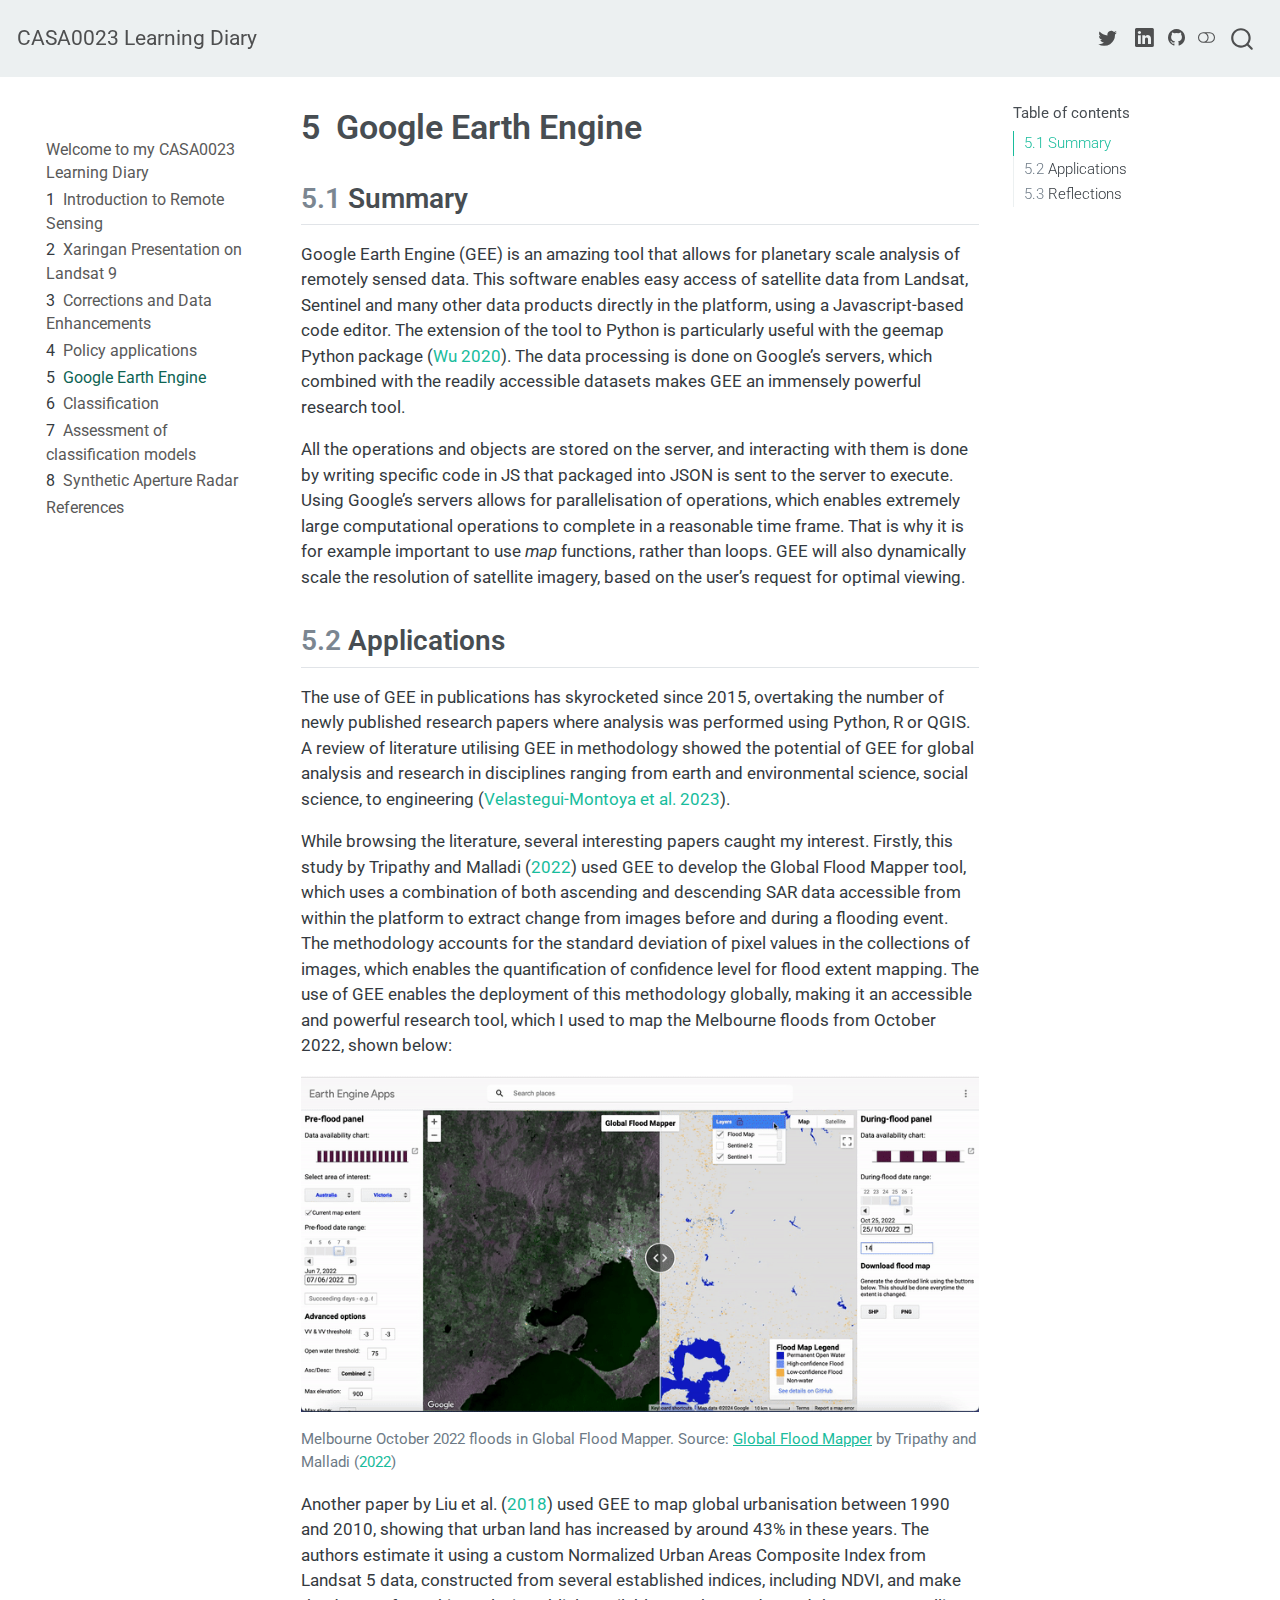
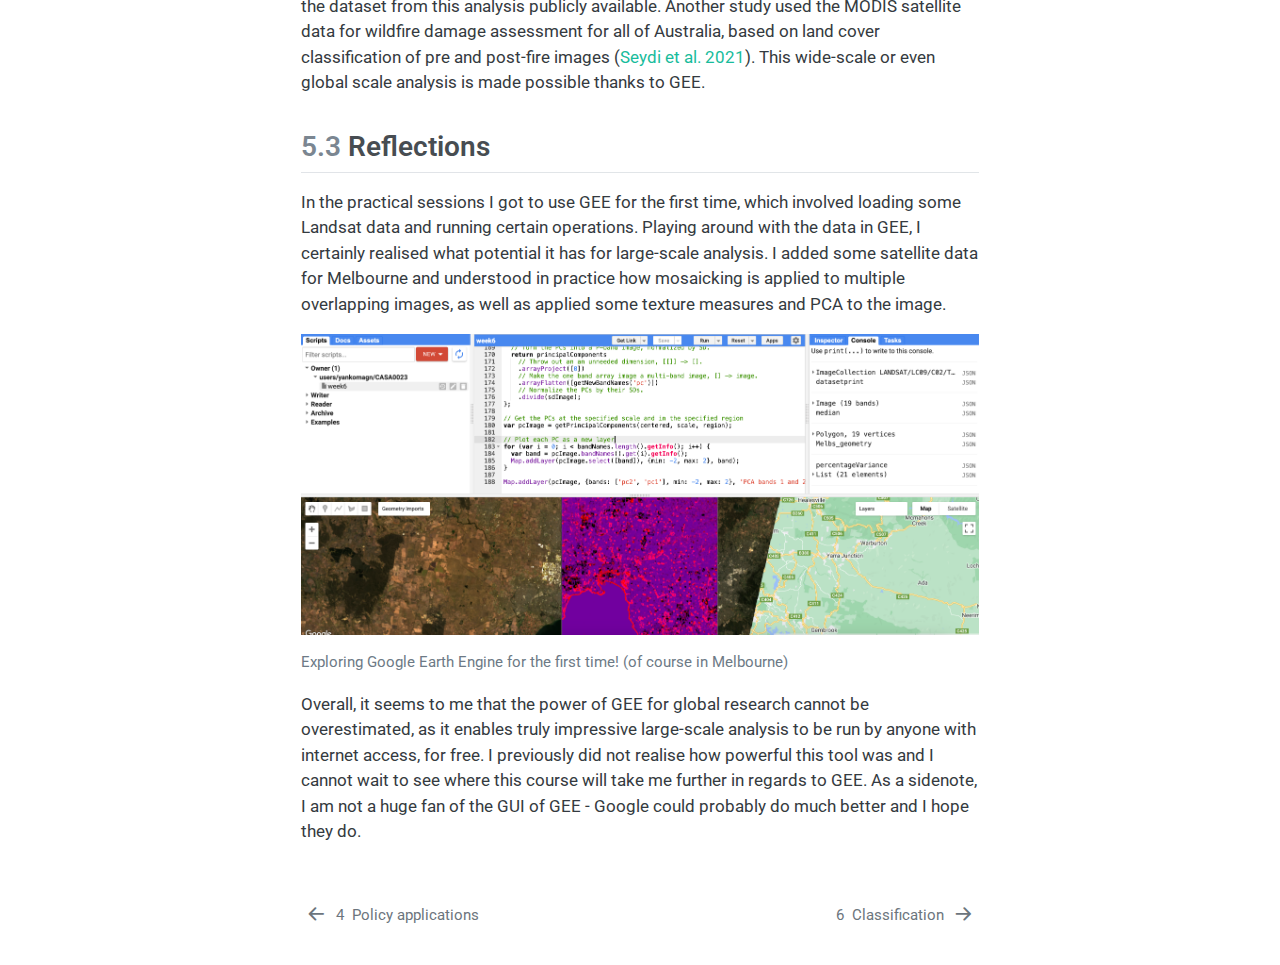
<file: docs/wk6.html>
<!DOCTYPE html>
<html xmlns="http://www.w3.org/1999/xhtml" lang="en" xml:lang="en"><head>

<meta charset="utf-8">
<meta name="generator" content="quarto-1.3.433">

<meta name="viewport" content="width=device-width, initial-scale=1.0, user-scalable=yes">


<title>CASA0023 Learning Diary - 5&nbsp; Google Earth Engine</title>
<style>
code{white-space: pre-wrap;}
span.smallcaps{font-variant: small-caps;}
div.columns{display: flex; gap: min(4vw, 1.5em);}
div.column{flex: auto; overflow-x: auto;}
div.hanging-indent{margin-left: 1.5em; text-indent: -1.5em;}
ul.task-list{list-style: none;}
ul.task-list li input[type="checkbox"] {
  width: 0.8em;
  margin: 0 0.8em 0.2em -1em; /* quarto-specific, see https://github.com/quarto-dev/quarto-cli/issues/4556 */ 
  vertical-align: middle;
}
/* CSS for citations */
div.csl-bib-body { }
div.csl-entry {
  clear: both;
}
.hanging-indent div.csl-entry {
  margin-left:2em;
  text-indent:-2em;
}
div.csl-left-margin {
  min-width:2em;
  float:left;
}
div.csl-right-inline {
  margin-left:2em;
  padding-left:1em;
}
div.csl-indent {
  margin-left: 2em;
}</style>


<script src="site_libs/quarto-nav/quarto-nav.js"></script>
<script src="site_libs/quarto-nav/headroom.min.js"></script>
<script src="site_libs/clipboard/clipboard.min.js"></script>
<script src="site_libs/quarto-search/autocomplete.umd.js"></script>
<script src="site_libs/quarto-search/fuse.min.js"></script>
<script src="site_libs/quarto-search/quarto-search.js"></script>
<meta name="quarto:offset" content="./">
<link href="./wk7.html" rel="next">
<link href="./wk4.html" rel="prev">
<script src="site_libs/quarto-html/quarto.js"></script>
<script src="site_libs/quarto-html/popper.min.js"></script>
<script src="site_libs/quarto-html/tippy.umd.min.js"></script>
<script src="site_libs/quarto-html/anchor.min.js"></script>
<link href="site_libs/quarto-html/tippy.css" rel="stylesheet">
<link href="site_libs/quarto-html/quarto-syntax-highlighting.css" rel="stylesheet" class="quarto-color-scheme" id="quarto-text-highlighting-styles">
<link href="site_libs/quarto-html/quarto-syntax-highlighting-dark.css" rel="prefetch" class="quarto-color-scheme quarto-color-alternate" id="quarto-text-highlighting-styles">
<script src="site_libs/bootstrap/bootstrap.min.js"></script>
<link href="site_libs/bootstrap/bootstrap-icons.css" rel="stylesheet">
<link href="site_libs/bootstrap/bootstrap.min.css" rel="stylesheet" class="quarto-color-scheme" id="quarto-bootstrap" data-mode="light">
<link href="site_libs/bootstrap/bootstrap-dark.min.css" rel="prefetch" class="quarto-color-scheme quarto-color-alternate" id="quarto-bootstrap" data-mode="dark">
<script id="quarto-search-options" type="application/json">{
  "location": "navbar",
  "copy-button": false,
  "collapse-after": 3,
  "panel-placement": "end",
  "type": "overlay",
  "limit": 20,
  "language": {
    "search-no-results-text": "No results",
    "search-matching-documents-text": "matching documents",
    "search-copy-link-title": "Copy link to search",
    "search-hide-matches-text": "Hide additional matches",
    "search-more-match-text": "more match in this document",
    "search-more-matches-text": "more matches in this document",
    "search-clear-button-title": "Clear",
    "search-detached-cancel-button-title": "Cancel",
    "search-submit-button-title": "Submit",
    "search-label": "Search"
  }
}</script>


</head>

<body class="nav-sidebar floating nav-fixed">

<div id="quarto-search-results"></div>
  <header id="quarto-header" class="headroom fixed-top">
    <nav class="navbar navbar-expand-lg navbar-dark ">
      <div class="navbar-container container-fluid">
      <div class="navbar-brand-container">
    <a class="navbar-brand" href="./index.html">
    <span class="navbar-title">CASA0023 Learning Diary</span>
    </a>
  </div>
            <div id="quarto-search" class="" title="Search"></div>
          <button class="navbar-toggler" type="button" data-bs-toggle="collapse" data-bs-target="#navbarCollapse" aria-controls="navbarCollapse" aria-expanded="false" aria-label="Toggle navigation" onclick="if (window.quartoToggleHeadroom) { window.quartoToggleHeadroom(); }">
  <span class="navbar-toggler-icon"></span>
</button>
          <div class="collapse navbar-collapse" id="navbarCollapse">
            <ul class="navbar-nav navbar-nav-scroll ms-auto">
  <li class="nav-item compact">
    <a class="nav-link" href="https://twitter.com/jankomag" rel="" target=""><i class="bi bi-twitter" role="img">
</i> 
 <span class="menu-text"></span></a>
  </li>  
  <li class="nav-item compact">
    <a class="nav-link" href="https://www.linkedin.com/in/jan-magnuszewski-77718214a/" rel="" target=""><i class="bi bi-linkedin" role="img">
</i> 
 <span class="menu-text"></span></a>
  </li>  
</ul>
            <div class="quarto-navbar-tools">
    <a href="https://github.com/jankomag/CASA0023" rel="" title="Source Code" class="quarto-navigation-tool px-1" aria-label="Source Code"><i class="bi bi-github"></i></a>
  <a href="" class="quarto-color-scheme-toggle quarto-navigation-tool  px-1" onclick="window.quartoToggleColorScheme(); return false;" title="Toggle dark mode"><i class="bi"></i></a>
</div>
          </div> <!-- /navcollapse -->
      </div> <!-- /container-fluid -->
    </nav>
  <nav class="quarto-secondary-nav">
    <div class="container-fluid d-flex">
      <button type="button" class="quarto-btn-toggle btn" data-bs-toggle="collapse" data-bs-target="#quarto-sidebar,#quarto-sidebar-glass" aria-controls="quarto-sidebar" aria-expanded="false" aria-label="Toggle sidebar navigation" onclick="if (window.quartoToggleHeadroom) { window.quartoToggleHeadroom(); }">
        <i class="bi bi-layout-text-sidebar-reverse"></i>
      </button>
      <nav class="quarto-page-breadcrumbs" aria-label="breadcrumb"><ol class="breadcrumb"><li class="breadcrumb-item"><a href="./wk6.html"><span class="chapter-number">5</span>&nbsp; <span class="chapter-title">Google Earth Engine</span></a></li></ol></nav>
      <a class="flex-grow-1" role="button" data-bs-toggle="collapse" data-bs-target="#quarto-sidebar,#quarto-sidebar-glass" aria-controls="quarto-sidebar" aria-expanded="false" aria-label="Toggle sidebar navigation" onclick="if (window.quartoToggleHeadroom) { window.quartoToggleHeadroom(); }">      
      </a>
      <button type="button" class="btn quarto-search-button" aria-label="" onclick="window.quartoOpenSearch();">
        <i class="bi bi-search"></i>
      </button>
    </div>
  </nav>
</header>
<!-- content -->
<div id="quarto-content" class="quarto-container page-columns page-rows-contents page-layout-article page-navbar">
<!-- sidebar -->
  <nav id="quarto-sidebar" class="sidebar collapse collapse-horizontal sidebar-navigation floating overflow-auto">
        <div class="mt-2 flex-shrink-0 align-items-center">
        <div class="sidebar-search">
        <div id="quarto-search" class="" title="Search"></div>
        </div>
        </div>
    <div class="sidebar-menu-container"> 
    <ul class="list-unstyled mt-1">
        <li class="sidebar-item">
  <div class="sidebar-item-container"> 
  <a href="./index.html" class="sidebar-item-text sidebar-link">
 <span class="menu-text">Welcome to my CASA0023 Learning Diary</span></a>
  </div>
</li>
        <li class="sidebar-item">
  <div class="sidebar-item-container"> 
  <a href="./wk1.html" class="sidebar-item-text sidebar-link">
 <span class="menu-text"><span class="chapter-number">1</span>&nbsp; <span class="chapter-title">Introduction to Remote Sensing</span></span></a>
  </div>
</li>
        <li class="sidebar-item">
  <div class="sidebar-item-container"> 
  <a href="./wk2.html" class="sidebar-item-text sidebar-link">
 <span class="menu-text"><span class="chapter-number">2</span>&nbsp; <span class="chapter-title">Xaringan Presentation on Landsat 9</span></span></a>
  </div>
</li>
        <li class="sidebar-item">
  <div class="sidebar-item-container"> 
  <a href="./wk3.html" class="sidebar-item-text sidebar-link">
 <span class="menu-text"><span class="chapter-number">3</span>&nbsp; <span class="chapter-title">Corrections and Data Enhancements</span></span></a>
  </div>
</li>
        <li class="sidebar-item">
  <div class="sidebar-item-container"> 
  <a href="./wk4.html" class="sidebar-item-text sidebar-link">
 <span class="menu-text"><span class="chapter-number">4</span>&nbsp; <span class="chapter-title">Policy applications</span></span></a>
  </div>
</li>
        <li class="sidebar-item">
  <div class="sidebar-item-container"> 
  <a href="./wk6.html" class="sidebar-item-text sidebar-link active">
 <span class="menu-text"><span class="chapter-number">5</span>&nbsp; <span class="chapter-title">Google Earth Engine</span></span></a>
  </div>
</li>
        <li class="sidebar-item">
  <div class="sidebar-item-container"> 
  <a href="./wk7.html" class="sidebar-item-text sidebar-link">
 <span class="menu-text"><span class="chapter-number">6</span>&nbsp; <span class="chapter-title">Classification</span></span></a>
  </div>
</li>
        <li class="sidebar-item">
  <div class="sidebar-item-container"> 
  <a href="./wk8.html" class="sidebar-item-text sidebar-link">
 <span class="menu-text"><span class="chapter-number">7</span>&nbsp; <span class="chapter-title">Assessment of classification models</span></span></a>
  </div>
</li>
        <li class="sidebar-item">
  <div class="sidebar-item-container"> 
  <a href="./wk9.html" class="sidebar-item-text sidebar-link">
 <span class="menu-text"><span class="chapter-number">8</span>&nbsp; <span class="chapter-title">Synthetic Aperture Radar</span></span></a>
  </div>
</li>
        <li class="sidebar-item">
  <div class="sidebar-item-container"> 
  <a href="./references.html" class="sidebar-item-text sidebar-link">
 <span class="menu-text">References</span></a>
  </div>
</li>
    </ul>
    </div>
</nav>
<div id="quarto-sidebar-glass" data-bs-toggle="collapse" data-bs-target="#quarto-sidebar,#quarto-sidebar-glass"></div>
<!-- margin-sidebar -->
    <div id="quarto-margin-sidebar" class="sidebar margin-sidebar">
        <nav id="TOC" role="doc-toc" class="toc-active">
    <h2 id="toc-title">Table of contents</h2>
   
  <ul>
  <li><a href="#summary" id="toc-summary" class="nav-link active" data-scroll-target="#summary"><span class="header-section-number">5.1</span> Summary</a></li>
  <li><a href="#applications" id="toc-applications" class="nav-link" data-scroll-target="#applications"><span class="header-section-number">5.2</span> Applications</a></li>
  <li><a href="#reflections" id="toc-reflections" class="nav-link" data-scroll-target="#reflections"><span class="header-section-number">5.3</span> Reflections</a></li>
  </ul>
</nav>
    </div>
<!-- main -->
<main class="content" id="quarto-document-content">

<header id="title-block-header" class="quarto-title-block default">
<div class="quarto-title">
<h1 class="title"><span id="sec-week5" class="quarto-section-identifier"><span class="chapter-number">5</span>&nbsp; <span class="chapter-title">Google Earth Engine</span></span></h1>
</div>



<div class="quarto-title-meta">

    
  
    
  </div>
  

</header>

<section id="summary" class="level2" data-number="5.1">
<h2 data-number="5.1" class="anchored" data-anchor-id="summary"><span class="header-section-number">5.1</span> Summary</h2>
<p>Google Earth Engine (GEE) is an amazing tool that allows for planetary scale analysis of remotely sensed data. This software enables easy access of satellite data from Landsat, Sentinel and many other data products directly in the platform, using a Javascript-based code editor. The extension of the tool to Python is particularly useful with the geemap Python package <span class="citation" data-cites="wu2020geemap">(<a href="references.html#ref-wu2020geemap" role="doc-biblioref">Wu 2020</a>)</span>. The data processing is done on Google’s servers, which combined with the readily accessible datasets makes GEE an immensely powerful research tool.</p>
<p>All the operations and objects are stored on the server, and interacting with them is done by writing specific code in JS that packaged into JSON is sent to the server to execute. Using Google’s servers allows for parallelisation of operations, which enables extremely large computational operations to complete in a reasonable time frame. That is why it is for example important to use <em>map</em> functions, rather than loops. GEE will also dynamically scale the resolution of satellite imagery, based on the user’s request for optimal viewing.</p>
</section>
<section id="applications" class="level2" data-number="5.2">
<h2 data-number="5.2" class="anchored" data-anchor-id="applications"><span class="header-section-number">5.2</span> Applications</h2>
<p>The use of GEE in publications has skyrocketed since 2015, overtaking the number of newly published research papers where analysis was performed using Python, R or QGIS. A review of literature utilising GEE in methodology showed the potential of GEE for global analysis and research in disciplines ranging from earth and environmental science, social science, to engineering <span class="citation" data-cites="velastegui2023google">(<a href="references.html#ref-velastegui2023google" role="doc-biblioref">Velastegui-Montoya et al. 2023</a>)</span>.</p>
<p>While browsing the literature, several interesting papers caught my interest. Firstly, this study by <span class="citation" data-cites="tripathy2022global">Tripathy and Malladi (<a href="references.html#ref-tripathy2022global" role="doc-biblioref">2022</a>)</span> used GEE to develop the Global Flood Mapper tool, which uses a combination of both ascending and descending SAR data accessible from within the platform to extract change from images before and during a flooding event. The methodology accounts for the standard deviation of pixel values in the collections of images, which enables the quantification of confidence level for flood extent mapping. The use of GEE enables the deployment of this methodology globally, making it an accessible and powerful research tool, which I used to map the Melbourne floods from October 2022, shown below:</p>
<div class="quarto-figure quarto-figure-center">
<figure class="figure">
<p><img src="res/melbs_flood_mapper.gif" class="img-fluid figure-img"></p>
<figcaption class="figure-caption">Melbourne October 2022 floods in Global Flood Mapper. Source: <a href="https://pratyush-tripathy.users.earthengine.app/view/global-flood-mapper-advanced">Global Flood Mapper</a> by <span class="citation" data-cites="tripathy2022global">Tripathy and Malladi (<a href="references.html#ref-tripathy2022global" role="doc-biblioref">2022</a>)</span></figcaption>
</figure>
</div>
<p>Another paper by <span class="citation" data-cites="liu2018high">Liu et al. (<a href="references.html#ref-liu2018high" role="doc-biblioref">2018</a>)</span> used GEE to map global urbanisation between 1990 and 2010, showing that urban land has increased by around 43% in these years. The authors estimate it using a custom Normalized Urban Areas Composite Index from Landsat 5 data, constructed from several established indices, including NDVI, and make the dataset from this analysis publicly available. Another study used the MODIS satellite data for wildfire damage assessment for all of Australia, based on land cover classification of pre and post-fire images <span class="citation" data-cites="seydi2021wildfire">(<a href="references.html#ref-seydi2021wildfire" role="doc-biblioref">Seydi et al. 2021</a>)</span>. This wide-scale or even global scale analysis is made possible thanks to GEE.</p>
</section>
<section id="reflections" class="level2" data-number="5.3">
<h2 data-number="5.3" class="anchored" data-anchor-id="reflections"><span class="header-section-number">5.3</span> Reflections</h2>
<p>In the practical sessions I got to use GEE for the first time, which involved loading some Landsat data and running certain operations. Playing around with the data in GEE, I certainly realised what potential it has for large-scale analysis. I added some satellite data for Melbourne and understood in practice how mosaicking is applied to multiple overlapping images, as well as applied some texture measures and PCA to the image.</p>
<div class="quarto-figure quarto-figure-center">
<figure class="figure">
<p><img src="res/week6.png" class="img-fluid figure-img"></p>
<figcaption class="figure-caption">Exploring Google Earth Engine for the first time! (of course in Melbourne)</figcaption>
</figure>
</div>
<p>Overall, it seems to me that the power of GEE for global research cannot be overestimated, as it enables truly impressive large-scale analysis to be run by anyone with internet access, for free. I previously did not realise how powerful this tool was and I cannot wait to see where this course will take me further in regards to GEE. As a sidenote, I am not a huge fan of the GUI of GEE - Google could probably do much better and I hope they do.</p>


<div id="refs" class="references csl-bib-body hanging-indent" role="list" style="display: none">
<div id="ref-liu2018high" class="csl-entry" role="listitem">
Liu, Xiaoping, Guohua Hu, Yimin Chen, Xia Li, Xiaocong Xu, Shaoying Li, Fengsong Pei, and Shaojian Wang. 2018. <span>“High-Resolution Multi-Temporal Mapping of Global Urban Land Using Landsat Images Based on the Google Earth Engine Platform.”</span> <em>Remote Sensing of Environment</em> 209: 227–39.
</div>
<div id="ref-seydi2021wildfire" class="csl-entry" role="listitem">
Seydi, Seyd Teymoor, Mehdi Akhoondzadeh, Meisam Amani, and Sahel Mahdavi. 2021. <span>“Wildfire Damage Assessment over Australia Using Sentinel-2 Imagery and MODIS Land Cover Product Within the Google Earth Engine Cloud Platform.”</span> <em>Remote Sensing</em> 13 (2): 220.
</div>
<div id="ref-tripathy2022global" class="csl-entry" role="listitem">
Tripathy, Pratyush, and Teja Malladi. 2022. <span>“Global Flood Mapper: A Novel Google Earth Engine Application for Rapid Flood Mapping Using Sentinel-1 SAR.”</span> <em>Natural Hazards</em> 114 (2): 1341–63.
</div>
<div id="ref-velastegui2023google" class="csl-entry" role="listitem">
Velastegui-Montoya, Andrés, Néstor Montalván-Burbano, Paúl Carrión-Mero, Hugo Rivera-Torres, Luı́s Sadeck, and Marcos Adami. 2023. <span>“Google Earth Engine: A Global Analysis and Future Trends.”</span> <em>Remote Sensing</em> 15 (14): 3675.
</div>
<div id="ref-wu2020geemap" class="csl-entry" role="listitem">
Wu, Qiusheng. 2020. <span>“Geemap: A Python Package for Interactive Mapping with Google Earth Engine.”</span> <em>Journal of Open Source Software</em> 5 (51): 2305.
</div>
</div>
</section>

</main> <!-- /main -->
<script id="quarto-html-after-body" type="application/javascript">
window.document.addEventListener("DOMContentLoaded", function (event) {
  const toggleBodyColorMode = (bsSheetEl) => {
    const mode = bsSheetEl.getAttribute("data-mode");
    const bodyEl = window.document.querySelector("body");
    if (mode === "dark") {
      bodyEl.classList.add("quarto-dark");
      bodyEl.classList.remove("quarto-light");
    } else {
      bodyEl.classList.add("quarto-light");
      bodyEl.classList.remove("quarto-dark");
    }
  }
  const toggleBodyColorPrimary = () => {
    const bsSheetEl = window.document.querySelector("link#quarto-bootstrap");
    if (bsSheetEl) {
      toggleBodyColorMode(bsSheetEl);
    }
  }
  toggleBodyColorPrimary();  
  const disableStylesheet = (stylesheets) => {
    for (let i=0; i < stylesheets.length; i++) {
      const stylesheet = stylesheets[i];
      stylesheet.rel = 'prefetch';
    }
  }
  const enableStylesheet = (stylesheets) => {
    for (let i=0; i < stylesheets.length; i++) {
      const stylesheet = stylesheets[i];
      stylesheet.rel = 'stylesheet';
    }
  }
  const manageTransitions = (selector, allowTransitions) => {
    const els = window.document.querySelectorAll(selector);
    for (let i=0; i < els.length; i++) {
      const el = els[i];
      if (allowTransitions) {
        el.classList.remove('notransition');
      } else {
        el.classList.add('notransition');
      }
    }
  }
  const toggleColorMode = (alternate) => {
    // Switch the stylesheets
    const alternateStylesheets = window.document.querySelectorAll('link.quarto-color-scheme.quarto-color-alternate');
    manageTransitions('#quarto-margin-sidebar .nav-link', false);
    if (alternate) {
      enableStylesheet(alternateStylesheets);
      for (const sheetNode of alternateStylesheets) {
        if (sheetNode.id === "quarto-bootstrap") {
          toggleBodyColorMode(sheetNode);
        }
      }
    } else {
      disableStylesheet(alternateStylesheets);
      toggleBodyColorPrimary();
    }
    manageTransitions('#quarto-margin-sidebar .nav-link', true);
    // Switch the toggles
    const toggles = window.document.querySelectorAll('.quarto-color-scheme-toggle');
    for (let i=0; i < toggles.length; i++) {
      const toggle = toggles[i];
      if (toggle) {
        if (alternate) {
          toggle.classList.add("alternate");     
        } else {
          toggle.classList.remove("alternate");
        }
      }
    }
    // Hack to workaround the fact that safari doesn't
    // properly recolor the scrollbar when toggling (#1455)
    if (navigator.userAgent.indexOf('Safari') > 0 && navigator.userAgent.indexOf('Chrome') == -1) {
      manageTransitions("body", false);
      window.scrollTo(0, 1);
      setTimeout(() => {
        window.scrollTo(0, 0);
        manageTransitions("body", true);
      }, 40);  
    }
  }
  const isFileUrl = () => { 
    return window.location.protocol === 'file:';
  }
  const hasAlternateSentinel = () => {  
    let styleSentinel = getColorSchemeSentinel();
    if (styleSentinel !== null) {
      return styleSentinel === "alternate";
    } else {
      return false;
    }
  }
  const setStyleSentinel = (alternate) => {
    const value = alternate ? "alternate" : "default";
    if (!isFileUrl()) {
      window.localStorage.setItem("quarto-color-scheme", value);
    } else {
      localAlternateSentinel = value;
    }
  }
  const getColorSchemeSentinel = () => {
    if (!isFileUrl()) {
      const storageValue = window.localStorage.getItem("quarto-color-scheme");
      return storageValue != null ? storageValue : localAlternateSentinel;
    } else {
      return localAlternateSentinel;
    }
  }
  let localAlternateSentinel = 'default';
  // Dark / light mode switch
  window.quartoToggleColorScheme = () => {
    // Read the current dark / light value 
    let toAlternate = !hasAlternateSentinel();
    toggleColorMode(toAlternate);
    setStyleSentinel(toAlternate);
  };
  // Ensure there is a toggle, if there isn't float one in the top right
  if (window.document.querySelector('.quarto-color-scheme-toggle') === null) {
    const a = window.document.createElement('a');
    a.classList.add('top-right');
    a.classList.add('quarto-color-scheme-toggle');
    a.href = "";
    a.onclick = function() { try { window.quartoToggleColorScheme(); } catch {} return false; };
    const i = window.document.createElement("i");
    i.classList.add('bi');
    a.appendChild(i);
    window.document.body.appendChild(a);
  }
  // Switch to dark mode if need be
  if (hasAlternateSentinel()) {
    toggleColorMode(true);
  } else {
    toggleColorMode(false);
  }
  const icon = "";
  const anchorJS = new window.AnchorJS();
  anchorJS.options = {
    placement: 'right',
    icon: icon
  };
  anchorJS.add('.anchored');
  const isCodeAnnotation = (el) => {
    for (const clz of el.classList) {
      if (clz.startsWith('code-annotation-')) {                     
        return true;
      }
    }
    return false;
  }
  const clipboard = new window.ClipboardJS('.code-copy-button', {
    text: function(trigger) {
      const codeEl = trigger.previousElementSibling.cloneNode(true);
      for (const childEl of codeEl.children) {
        if (isCodeAnnotation(childEl)) {
          childEl.remove();
        }
      }
      return codeEl.innerText;
    }
  });
  clipboard.on('success', function(e) {
    // button target
    const button = e.trigger;
    // don't keep focus
    button.blur();
    // flash "checked"
    button.classList.add('code-copy-button-checked');
    var currentTitle = button.getAttribute("title");
    button.setAttribute("title", "Copied!");
    let tooltip;
    if (window.bootstrap) {
      button.setAttribute("data-bs-toggle", "tooltip");
      button.setAttribute("data-bs-placement", "left");
      button.setAttribute("data-bs-title", "Copied!");
      tooltip = new bootstrap.Tooltip(button, 
        { trigger: "manual", 
          customClass: "code-copy-button-tooltip",
          offset: [0, -8]});
      tooltip.show();    
    }
    setTimeout(function() {
      if (tooltip) {
        tooltip.hide();
        button.removeAttribute("data-bs-title");
        button.removeAttribute("data-bs-toggle");
        button.removeAttribute("data-bs-placement");
      }
      button.setAttribute("title", currentTitle);
      button.classList.remove('code-copy-button-checked');
    }, 1000);
    // clear code selection
    e.clearSelection();
  });
  function tippyHover(el, contentFn) {
    const config = {
      allowHTML: true,
      content: contentFn,
      maxWidth: 500,
      delay: 100,
      arrow: false,
      appendTo: function(el) {
          return el.parentElement;
      },
      interactive: true,
      interactiveBorder: 10,
      theme: 'quarto',
      placement: 'bottom-start'
    };
    window.tippy(el, config); 
  }
  const noterefs = window.document.querySelectorAll('a[role="doc-noteref"]');
  for (var i=0; i<noterefs.length; i++) {
    const ref = noterefs[i];
    tippyHover(ref, function() {
      // use id or data attribute instead here
      let href = ref.getAttribute('data-footnote-href') || ref.getAttribute('href');
      try { href = new URL(href).hash; } catch {}
      const id = href.replace(/^#\/?/, "");
      const note = window.document.getElementById(id);
      return note.innerHTML;
    });
  }
      let selectedAnnoteEl;
      const selectorForAnnotation = ( cell, annotation) => {
        let cellAttr = 'data-code-cell="' + cell + '"';
        let lineAttr = 'data-code-annotation="' +  annotation + '"';
        const selector = 'span[' + cellAttr + '][' + lineAttr + ']';
        return selector;
      }
      const selectCodeLines = (annoteEl) => {
        const doc = window.document;
        const targetCell = annoteEl.getAttribute("data-target-cell");
        const targetAnnotation = annoteEl.getAttribute("data-target-annotation");
        const annoteSpan = window.document.querySelector(selectorForAnnotation(targetCell, targetAnnotation));
        const lines = annoteSpan.getAttribute("data-code-lines").split(",");
        const lineIds = lines.map((line) => {
          return targetCell + "-" + line;
        })
        let top = null;
        let height = null;
        let parent = null;
        if (lineIds.length > 0) {
            //compute the position of the single el (top and bottom and make a div)
            const el = window.document.getElementById(lineIds[0]);
            top = el.offsetTop;
            height = el.offsetHeight;
            parent = el.parentElement.parentElement;
          if (lineIds.length > 1) {
            const lastEl = window.document.getElementById(lineIds[lineIds.length - 1]);
            const bottom = lastEl.offsetTop + lastEl.offsetHeight;
            height = bottom - top;
          }
          if (top !== null && height !== null && parent !== null) {
            // cook up a div (if necessary) and position it 
            let div = window.document.getElementById("code-annotation-line-highlight");
            if (div === null) {
              div = window.document.createElement("div");
              div.setAttribute("id", "code-annotation-line-highlight");
              div.style.position = 'absolute';
              parent.appendChild(div);
            }
            div.style.top = top - 2 + "px";
            div.style.height = height + 4 + "px";
            let gutterDiv = window.document.getElementById("code-annotation-line-highlight-gutter");
            if (gutterDiv === null) {
              gutterDiv = window.document.createElement("div");
              gutterDiv.setAttribute("id", "code-annotation-line-highlight-gutter");
              gutterDiv.style.position = 'absolute';
              const codeCell = window.document.getElementById(targetCell);
              const gutter = codeCell.querySelector('.code-annotation-gutter');
              gutter.appendChild(gutterDiv);
            }
            gutterDiv.style.top = top - 2 + "px";
            gutterDiv.style.height = height + 4 + "px";
          }
          selectedAnnoteEl = annoteEl;
        }
      };
      const unselectCodeLines = () => {
        const elementsIds = ["code-annotation-line-highlight", "code-annotation-line-highlight-gutter"];
        elementsIds.forEach((elId) => {
          const div = window.document.getElementById(elId);
          if (div) {
            div.remove();
          }
        });
        selectedAnnoteEl = undefined;
      };
      // Attach click handler to the DT
      const annoteDls = window.document.querySelectorAll('dt[data-target-cell]');
      for (const annoteDlNode of annoteDls) {
        annoteDlNode.addEventListener('click', (event) => {
          const clickedEl = event.target;
          if (clickedEl !== selectedAnnoteEl) {
            unselectCodeLines();
            const activeEl = window.document.querySelector('dt[data-target-cell].code-annotation-active');
            if (activeEl) {
              activeEl.classList.remove('code-annotation-active');
            }
            selectCodeLines(clickedEl);
            clickedEl.classList.add('code-annotation-active');
          } else {
            // Unselect the line
            unselectCodeLines();
            clickedEl.classList.remove('code-annotation-active');
          }
        });
      }
  const findCites = (el) => {
    const parentEl = el.parentElement;
    if (parentEl) {
      const cites = parentEl.dataset.cites;
      if (cites) {
        return {
          el,
          cites: cites.split(' ')
        };
      } else {
        return findCites(el.parentElement)
      }
    } else {
      return undefined;
    }
  };
  var bibliorefs = window.document.querySelectorAll('a[role="doc-biblioref"]');
  for (var i=0; i<bibliorefs.length; i++) {
    const ref = bibliorefs[i];
    const citeInfo = findCites(ref);
    if (citeInfo) {
      tippyHover(citeInfo.el, function() {
        var popup = window.document.createElement('div');
        citeInfo.cites.forEach(function(cite) {
          var citeDiv = window.document.createElement('div');
          citeDiv.classList.add('hanging-indent');
          citeDiv.classList.add('csl-entry');
          var biblioDiv = window.document.getElementById('ref-' + cite);
          if (biblioDiv) {
            citeDiv.innerHTML = biblioDiv.innerHTML;
          }
          popup.appendChild(citeDiv);
        });
        return popup.innerHTML;
      });
    }
  }
});
</script>
<nav class="page-navigation">
  <div class="nav-page nav-page-previous">
      <a href="./wk4.html" class="pagination-link">
        <i class="bi bi-arrow-left-short"></i> <span class="nav-page-text"><span class="chapter-number">4</span>&nbsp; <span class="chapter-title">Policy applications</span></span>
      </a>          
  </div>
  <div class="nav-page nav-page-next">
      <a href="./wk7.html" class="pagination-link">
        <span class="nav-page-text"><span class="chapter-number">6</span>&nbsp; <span class="chapter-title">Classification</span></span> <i class="bi bi-arrow-right-short"></i>
      </a>
  </div>
</nav>
</div> <!-- /content -->



</body></html>
</file>
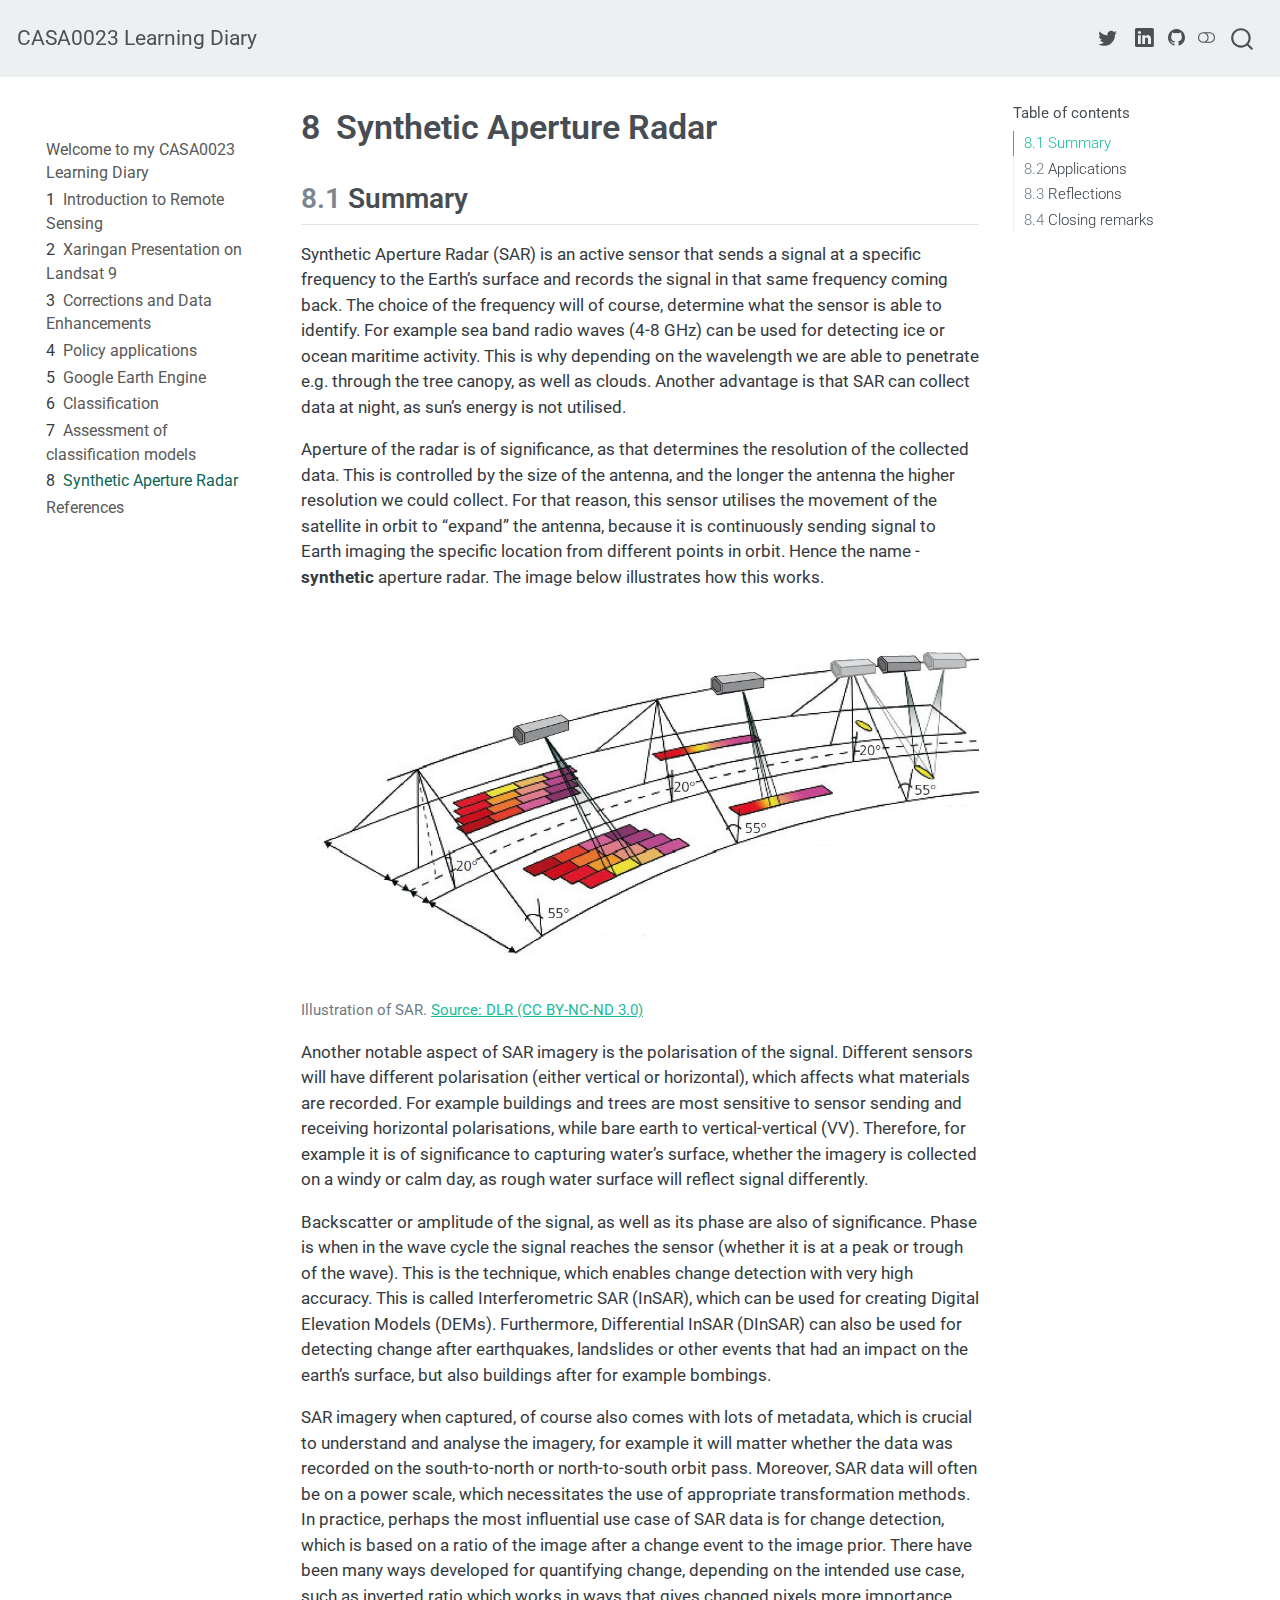
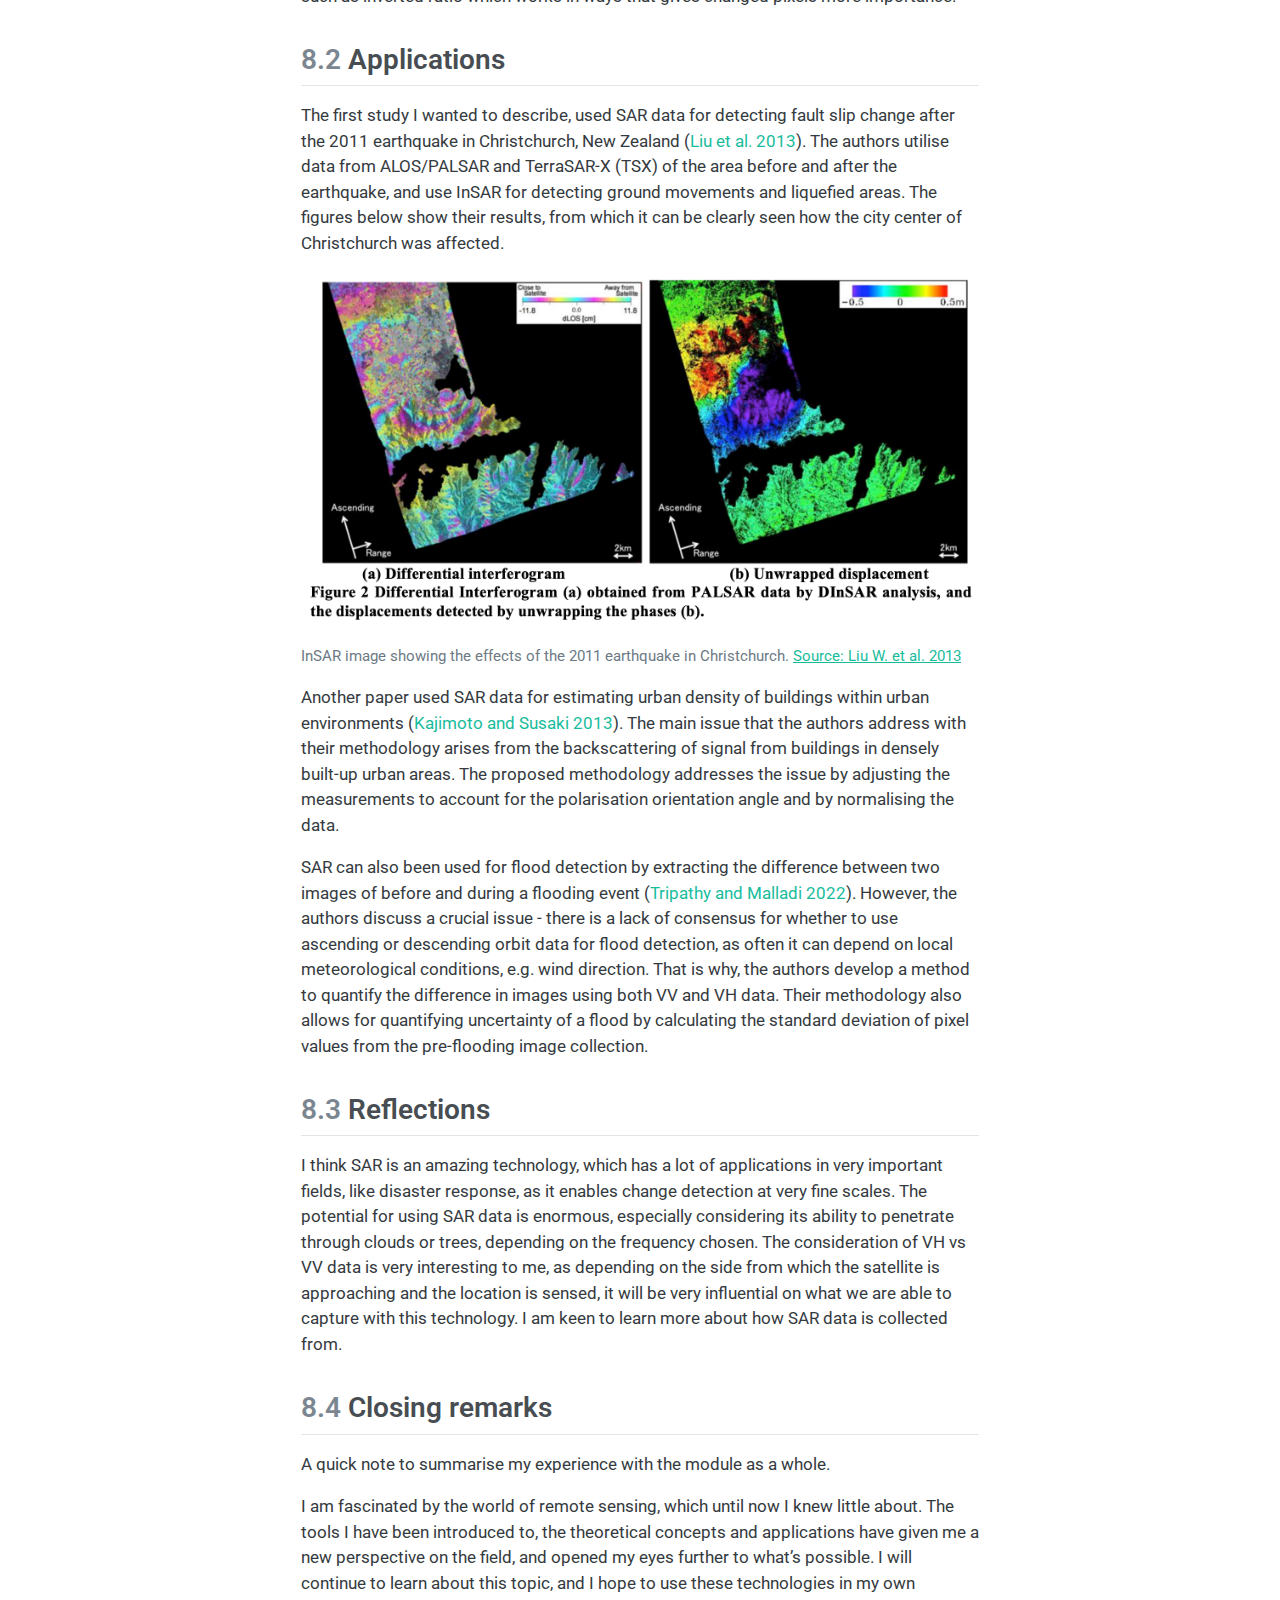
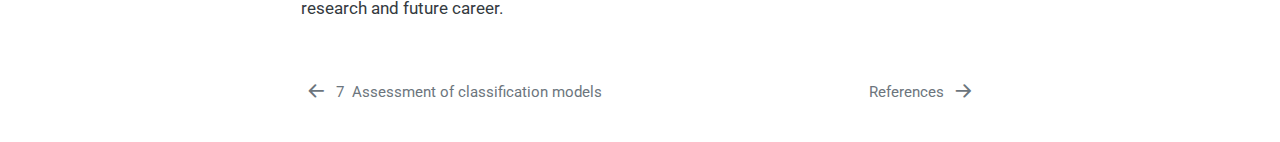
<file: docs/wk9.html>
<!DOCTYPE html>
<html xmlns="http://www.w3.org/1999/xhtml" lang="en" xml:lang="en"><head>

<meta charset="utf-8">
<meta name="generator" content="quarto-1.3.433">

<meta name="viewport" content="width=device-width, initial-scale=1.0, user-scalable=yes">


<title>CASA0023 Learning Diary - 8&nbsp; Synthetic Aperture Radar</title>
<style>
code{white-space: pre-wrap;}
span.smallcaps{font-variant: small-caps;}
div.columns{display: flex; gap: min(4vw, 1.5em);}
div.column{flex: auto; overflow-x: auto;}
div.hanging-indent{margin-left: 1.5em; text-indent: -1.5em;}
ul.task-list{list-style: none;}
ul.task-list li input[type="checkbox"] {
  width: 0.8em;
  margin: 0 0.8em 0.2em -1em; /* quarto-specific, see https://github.com/quarto-dev/quarto-cli/issues/4556 */ 
  vertical-align: middle;
}
/* CSS for citations */
div.csl-bib-body { }
div.csl-entry {
  clear: both;
}
.hanging-indent div.csl-entry {
  margin-left:2em;
  text-indent:-2em;
}
div.csl-left-margin {
  min-width:2em;
  float:left;
}
div.csl-right-inline {
  margin-left:2em;
  padding-left:1em;
}
div.csl-indent {
  margin-left: 2em;
}</style>


<script src="site_libs/quarto-nav/quarto-nav.js"></script>
<script src="site_libs/quarto-nav/headroom.min.js"></script>
<script src="site_libs/clipboard/clipboard.min.js"></script>
<script src="site_libs/quarto-search/autocomplete.umd.js"></script>
<script src="site_libs/quarto-search/fuse.min.js"></script>
<script src="site_libs/quarto-search/quarto-search.js"></script>
<meta name="quarto:offset" content="./">
<link href="./references.html" rel="next">
<link href="./wk8.html" rel="prev">
<script src="site_libs/quarto-html/quarto.js"></script>
<script src="site_libs/quarto-html/popper.min.js"></script>
<script src="site_libs/quarto-html/tippy.umd.min.js"></script>
<script src="site_libs/quarto-html/anchor.min.js"></script>
<link href="site_libs/quarto-html/tippy.css" rel="stylesheet">
<link href="site_libs/quarto-html/quarto-syntax-highlighting.css" rel="stylesheet" class="quarto-color-scheme" id="quarto-text-highlighting-styles">
<link href="site_libs/quarto-html/quarto-syntax-highlighting-dark.css" rel="prefetch" class="quarto-color-scheme quarto-color-alternate" id="quarto-text-highlighting-styles">
<script src="site_libs/bootstrap/bootstrap.min.js"></script>
<link href="site_libs/bootstrap/bootstrap-icons.css" rel="stylesheet">
<link href="site_libs/bootstrap/bootstrap.min.css" rel="stylesheet" class="quarto-color-scheme" id="quarto-bootstrap" data-mode="light">
<link href="site_libs/bootstrap/bootstrap-dark.min.css" rel="prefetch" class="quarto-color-scheme quarto-color-alternate" id="quarto-bootstrap" data-mode="dark">
<script id="quarto-search-options" type="application/json">{
  "location": "navbar",
  "copy-button": false,
  "collapse-after": 3,
  "panel-placement": "end",
  "type": "overlay",
  "limit": 20,
  "language": {
    "search-no-results-text": "No results",
    "search-matching-documents-text": "matching documents",
    "search-copy-link-title": "Copy link to search",
    "search-hide-matches-text": "Hide additional matches",
    "search-more-match-text": "more match in this document",
    "search-more-matches-text": "more matches in this document",
    "search-clear-button-title": "Clear",
    "search-detached-cancel-button-title": "Cancel",
    "search-submit-button-title": "Submit",
    "search-label": "Search"
  }
}</script>


</head>

<body class="nav-sidebar floating nav-fixed">

<div id="quarto-search-results"></div>
  <header id="quarto-header" class="headroom fixed-top">
    <nav class="navbar navbar-expand-lg navbar-dark ">
      <div class="navbar-container container-fluid">
      <div class="navbar-brand-container">
    <a class="navbar-brand" href="./index.html">
    <span class="navbar-title">CASA0023 Learning Diary</span>
    </a>
  </div>
            <div id="quarto-search" class="" title="Search"></div>
          <button class="navbar-toggler" type="button" data-bs-toggle="collapse" data-bs-target="#navbarCollapse" aria-controls="navbarCollapse" aria-expanded="false" aria-label="Toggle navigation" onclick="if (window.quartoToggleHeadroom) { window.quartoToggleHeadroom(); }">
  <span class="navbar-toggler-icon"></span>
</button>
          <div class="collapse navbar-collapse" id="navbarCollapse">
            <ul class="navbar-nav navbar-nav-scroll ms-auto">
  <li class="nav-item compact">
    <a class="nav-link" href="https://twitter.com/jankomag" rel="" target=""><i class="bi bi-twitter" role="img">
</i> 
 <span class="menu-text"></span></a>
  </li>  
  <li class="nav-item compact">
    <a class="nav-link" href="https://www.linkedin.com/in/jan-magnuszewski-77718214a/" rel="" target=""><i class="bi bi-linkedin" role="img">
</i> 
 <span class="menu-text"></span></a>
  </li>  
</ul>
            <div class="quarto-navbar-tools">
    <a href="https://github.com/jankomag/CASA0023" rel="" title="Source Code" class="quarto-navigation-tool px-1" aria-label="Source Code"><i class="bi bi-github"></i></a>
  <a href="" class="quarto-color-scheme-toggle quarto-navigation-tool  px-1" onclick="window.quartoToggleColorScheme(); return false;" title="Toggle dark mode"><i class="bi"></i></a>
</div>
          </div> <!-- /navcollapse -->
      </div> <!-- /container-fluid -->
    </nav>
  <nav class="quarto-secondary-nav">
    <div class="container-fluid d-flex">
      <button type="button" class="quarto-btn-toggle btn" data-bs-toggle="collapse" data-bs-target="#quarto-sidebar,#quarto-sidebar-glass" aria-controls="quarto-sidebar" aria-expanded="false" aria-label="Toggle sidebar navigation" onclick="if (window.quartoToggleHeadroom) { window.quartoToggleHeadroom(); }">
        <i class="bi bi-layout-text-sidebar-reverse"></i>
      </button>
      <nav class="quarto-page-breadcrumbs" aria-label="breadcrumb"><ol class="breadcrumb"><li class="breadcrumb-item"><a href="./wk9.html"><span class="chapter-number">8</span>&nbsp; <span class="chapter-title">Synthetic Aperture Radar</span></a></li></ol></nav>
      <a class="flex-grow-1" role="button" data-bs-toggle="collapse" data-bs-target="#quarto-sidebar,#quarto-sidebar-glass" aria-controls="quarto-sidebar" aria-expanded="false" aria-label="Toggle sidebar navigation" onclick="if (window.quartoToggleHeadroom) { window.quartoToggleHeadroom(); }">      
      </a>
      <button type="button" class="btn quarto-search-button" aria-label="" onclick="window.quartoOpenSearch();">
        <i class="bi bi-search"></i>
      </button>
    </div>
  </nav>
</header>
<!-- content -->
<div id="quarto-content" class="quarto-container page-columns page-rows-contents page-layout-article page-navbar">
<!-- sidebar -->
  <nav id="quarto-sidebar" class="sidebar collapse collapse-horizontal sidebar-navigation floating overflow-auto">
        <div class="mt-2 flex-shrink-0 align-items-center">
        <div class="sidebar-search">
        <div id="quarto-search" class="" title="Search"></div>
        </div>
        </div>
    <div class="sidebar-menu-container"> 
    <ul class="list-unstyled mt-1">
        <li class="sidebar-item">
  <div class="sidebar-item-container"> 
  <a href="./index.html" class="sidebar-item-text sidebar-link">
 <span class="menu-text">Welcome to my CASA0023 Learning Diary</span></a>
  </div>
</li>
        <li class="sidebar-item">
  <div class="sidebar-item-container"> 
  <a href="./wk1.html" class="sidebar-item-text sidebar-link">
 <span class="menu-text"><span class="chapter-number">1</span>&nbsp; <span class="chapter-title">Introduction to Remote Sensing</span></span></a>
  </div>
</li>
        <li class="sidebar-item">
  <div class="sidebar-item-container"> 
  <a href="./wk2.html" class="sidebar-item-text sidebar-link">
 <span class="menu-text"><span class="chapter-number">2</span>&nbsp; <span class="chapter-title">Xaringan Presentation on Landsat 9</span></span></a>
  </div>
</li>
        <li class="sidebar-item">
  <div class="sidebar-item-container"> 
  <a href="./wk3.html" class="sidebar-item-text sidebar-link">
 <span class="menu-text"><span class="chapter-number">3</span>&nbsp; <span class="chapter-title">Corrections and Data Enhancements</span></span></a>
  </div>
</li>
        <li class="sidebar-item">
  <div class="sidebar-item-container"> 
  <a href="./wk4.html" class="sidebar-item-text sidebar-link">
 <span class="menu-text"><span class="chapter-number">4</span>&nbsp; <span class="chapter-title">Policy applications</span></span></a>
  </div>
</li>
        <li class="sidebar-item">
  <div class="sidebar-item-container"> 
  <a href="./wk6.html" class="sidebar-item-text sidebar-link">
 <span class="menu-text"><span class="chapter-number">5</span>&nbsp; <span class="chapter-title">Google Earth Engine</span></span></a>
  </div>
</li>
        <li class="sidebar-item">
  <div class="sidebar-item-container"> 
  <a href="./wk7.html" class="sidebar-item-text sidebar-link">
 <span class="menu-text"><span class="chapter-number">6</span>&nbsp; <span class="chapter-title">Classification</span></span></a>
  </div>
</li>
        <li class="sidebar-item">
  <div class="sidebar-item-container"> 
  <a href="./wk8.html" class="sidebar-item-text sidebar-link">
 <span class="menu-text"><span class="chapter-number">7</span>&nbsp; <span class="chapter-title">Assessment of classification models</span></span></a>
  </div>
</li>
        <li class="sidebar-item">
  <div class="sidebar-item-container"> 
  <a href="./wk9.html" class="sidebar-item-text sidebar-link active">
 <span class="menu-text"><span class="chapter-number">8</span>&nbsp; <span class="chapter-title">Synthetic Aperture Radar</span></span></a>
  </div>
</li>
        <li class="sidebar-item">
  <div class="sidebar-item-container"> 
  <a href="./references.html" class="sidebar-item-text sidebar-link">
 <span class="menu-text">References</span></a>
  </div>
</li>
    </ul>
    </div>
</nav>
<div id="quarto-sidebar-glass" data-bs-toggle="collapse" data-bs-target="#quarto-sidebar,#quarto-sidebar-glass"></div>
<!-- margin-sidebar -->
    <div id="quarto-margin-sidebar" class="sidebar margin-sidebar">
        <nav id="TOC" role="doc-toc" class="toc-active">
    <h2 id="toc-title">Table of contents</h2>
   
  <ul>
  <li><a href="#summary" id="toc-summary" class="nav-link active" data-scroll-target="#summary"><span class="header-section-number">8.1</span> Summary</a></li>
  <li><a href="#applications" id="toc-applications" class="nav-link" data-scroll-target="#applications"><span class="header-section-number">8.2</span> Applications</a></li>
  <li><a href="#reflections" id="toc-reflections" class="nav-link" data-scroll-target="#reflections"><span class="header-section-number">8.3</span> Reflections</a></li>
  <li><a href="#closing-remarks" id="toc-closing-remarks" class="nav-link" data-scroll-target="#closing-remarks"><span class="header-section-number">8.4</span> Closing remarks</a></li>
  </ul>
</nav>
    </div>
<!-- main -->
<main class="content" id="quarto-document-content">

<header id="title-block-header" class="quarto-title-block default">
<div class="quarto-title">
<h1 class="title"><span id="sec-week9" class="quarto-section-identifier"><span class="chapter-number">8</span>&nbsp; <span class="chapter-title">Synthetic Aperture Radar</span></span></h1>
</div>



<div class="quarto-title-meta">

    
  
    
  </div>
  

</header>

<section id="summary" class="level2" data-number="8.1">
<h2 data-number="8.1" class="anchored" data-anchor-id="summary"><span class="header-section-number">8.1</span> Summary</h2>
<p>Synthetic Aperture Radar (SAR) is an active sensor that sends a signal at a specific frequency to the Earth’s surface and records the signal in that same frequency coming back. The choice of the frequency will of course, determine what the sensor is able to identify. For example sea band radio waves (4-8 GHz) can be used for detecting ice or ocean maritime activity. This is why depending on the wavelength we are able to penetrate e.g.&nbsp;through the tree canopy, as well as clouds. Another advantage is that SAR can collect data at night, as sun’s energy is not utilised.</p>
<p>Aperture of the radar is of significance, as that determines the resolution of the collected data. This is controlled by the size of the antenna, and the longer the antenna the higher resolution we could collect. For that reason, this sensor utilises the movement of the satellite in orbit to “expand” the antenna, because it is continuously sending signal to Earth imaging the specific location from different points in orbit. Hence the name - <strong>synthetic</strong> aperture radar. The image below illustrates how this works.</p>
<div class="quarto-figure quarto-figure-center">
<figure class="figure">
<p><img src="res/SAR_imaging_modes.png" class="img-fluid figure-img"></p>
<figcaption class="figure-caption">Illustration of SAR. <a href="https://www.dlr.de/en/service/imprint">Source: DLR (CC BY-NC-ND 3.0)</a></figcaption>
</figure>
</div>
<p>Another notable aspect of SAR imagery is the polarisation of the signal. Different sensors will have different polarisation (either vertical or horizontal), which affects what materials are recorded. For example buildings and trees are most sensitive to sensor sending and receiving horizontal polarisations, while bare earth to vertical-vertical (VV). Therefore, for example it is of significance to capturing water’s surface, whether the imagery is collected on a windy or calm day, as rough water surface will reflect signal differently.</p>
<p>Backscatter or amplitude of the signal, as well as its phase are also of significance. Phase is when in the wave cycle the signal reaches the sensor (whether it is at a peak or trough of the wave). This is the technique, which enables change detection with very high accuracy. This is called Interferometric SAR (InSAR), which can be used for creating Digital Elevation Models (DEMs). Furthermore, Differential InSAR (DInSAR) can also be used for detecting change after earthquakes, landslides or other events that had an impact on the earth’s surface, but also buildings after for example bombings.</p>
<p>SAR imagery when captured, of course also comes with lots of metadata, which is crucial to understand and analyse the imagery, for example it will matter whether the data was recorded on the south-to-north or north-to-south orbit pass. Moreover, SAR data will often be on a power scale, which necessitates the use of appropriate transformation methods. In practice, perhaps the most influential use case of SAR data is for change detection, which is based on a ratio of the image after a change event to the image prior. There have been many ways developed for quantifying change, depending on the intended use case, such as inverted ratio which works in ways that gives changed pixels more importance.</p>
</section>
<section id="applications" class="level2" data-number="8.2">
<h2 data-number="8.2" class="anchored" data-anchor-id="applications"><span class="header-section-number">8.2</span> Applications</h2>
<p>The first study I wanted to describe, used SAR data for detecting fault slip change after the 2011 earthquake in Christchurch, New Zealand <span class="citation" data-cites="liudetection">(<a href="references.html#ref-liudetection" role="doc-biblioref">Liu et al. 2013</a>)</span>. The authors utilise data from ALOS/PALSAR and TerraSAR-X (TSX) of the area before and after the earthquake, and use InSAR for detecting ground movements and liquefied areas. The figures below show their results, from which it can be clearly seen how the city center of Christchurch was affected.</p>
<div class="quarto-figure quarto-figure-center">
<figure class="figure">
<p><img src="res/WLiu_paper.png" class="img-fluid figure-img"></p>
<figcaption class="figure-caption">InSAR image showing the effects of the 2011 earthquake in Christchurch. <a href="http://ares.tu.chiba-u.jp/yamazaki/pdf/proceeding/2013ACRS_Liu.pdf">Source: Liu W. et al.&nbsp;2013</a></figcaption>
</figure>
</div>
<p>Another paper used SAR data for estimating urban density of buildings within urban environments <span class="citation" data-cites="kajimoto2013urban">(<a href="references.html#ref-kajimoto2013urban" role="doc-biblioref">Kajimoto and Susaki 2013</a>)</span>. The main issue that the authors address with their methodology arises from the backscattering of signal from buildings in densely built-up urban areas. The proposed methodology addresses the issue by adjusting the measurements to account for the polarisation orientation angle and by normalising the data.</p>
<p>SAR can also been used for flood detection by extracting the difference between two images of before and during a flooding event <span class="citation" data-cites="tripathy2022global">(<a href="references.html#ref-tripathy2022global" role="doc-biblioref">Tripathy and Malladi 2022</a>)</span>. However, the authors discuss a crucial issue - there is a lack of consensus for whether to use ascending or descending orbit data for flood detection, as often it can depend on local meteorological conditions, e.g.&nbsp;wind direction. That is why, the authors develop a method to quantify the difference in images using both VV and VH data. Their methodology also allows for quantifying uncertainty of a flood by calculating the standard deviation of pixel values from the pre-flooding image collection.</p>
</section>
<section id="reflections" class="level2" data-number="8.3">
<h2 data-number="8.3" class="anchored" data-anchor-id="reflections"><span class="header-section-number">8.3</span> Reflections</h2>
<p>I think SAR is an amazing technology, which has a lot of applications in very important fields, like disaster response, as it enables change detection at very fine scales. The potential for using SAR data is enormous, especially considering its ability to penetrate through clouds or trees, depending on the frequency chosen. The consideration of VH vs VV data is very interesting to me, as depending on the side from which the satellite is approaching and the location is sensed, it will be very influential on what we are able to capture with this technology. I am keen to learn more about how SAR data is collected from.</p>
</section>
<section id="closing-remarks" class="level2" data-number="8.4">
<h2 data-number="8.4" class="anchored" data-anchor-id="closing-remarks"><span class="header-section-number">8.4</span> Closing remarks</h2>
<p>A quick note to summarise my experience with the module as a whole.</p>
<p>I am fascinated by the world of remote sensing, which until now I knew little about. The tools I have been introduced to, the theoretical concepts and applications have given me a new perspective on the field, and opened my eyes further to what’s possible. I will continue to learn about this topic, and I hope to use these technologies in my own research and future career.</p>


<div id="refs" class="references csl-bib-body hanging-indent" role="list" style="display: none">
<div id="ref-kajimoto2013urban" class="csl-entry" role="listitem">
Kajimoto, Muneyoshi, and Junichi Susaki. 2013. <span>“Urban Density Estimation from Polarimetric SAR Images Based on a POA Correction Method.”</span> <em>IEEE Journal of Selected Topics in Applied Earth Observations and Remote Sensing</em> 6 (3): 1418–29.
</div>
<div id="ref-liudetection" class="csl-entry" role="listitem">
Liu, Wen, Masashi Matsuoka, Fumio Yamazaki, Takashi Nonaka, and Tadashi Sasagawa. 2013. <span>“Detection of Surface Displacements and Liquefied Areas in the 2011 Christchurch Earthquake from SAR Data.”</span>
</div>
<div id="ref-tripathy2022global" class="csl-entry" role="listitem">
Tripathy, Pratyush, and Teja Malladi. 2022. <span>“Global Flood Mapper: A Novel Google Earth Engine Application for Rapid Flood Mapping Using Sentinel-1 SAR.”</span> <em>Natural Hazards</em> 114 (2): 1341–63.
</div>
</div>
</section>

</main> <!-- /main -->
<script id="quarto-html-after-body" type="application/javascript">
window.document.addEventListener("DOMContentLoaded", function (event) {
  const toggleBodyColorMode = (bsSheetEl) => {
    const mode = bsSheetEl.getAttribute("data-mode");
    const bodyEl = window.document.querySelector("body");
    if (mode === "dark") {
      bodyEl.classList.add("quarto-dark");
      bodyEl.classList.remove("quarto-light");
    } else {
      bodyEl.classList.add("quarto-light");
      bodyEl.classList.remove("quarto-dark");
    }
  }
  const toggleBodyColorPrimary = () => {
    const bsSheetEl = window.document.querySelector("link#quarto-bootstrap");
    if (bsSheetEl) {
      toggleBodyColorMode(bsSheetEl);
    }
  }
  toggleBodyColorPrimary();  
  const disableStylesheet = (stylesheets) => {
    for (let i=0; i < stylesheets.length; i++) {
      const stylesheet = stylesheets[i];
      stylesheet.rel = 'prefetch';
    }
  }
  const enableStylesheet = (stylesheets) => {
    for (let i=0; i < stylesheets.length; i++) {
      const stylesheet = stylesheets[i];
      stylesheet.rel = 'stylesheet';
    }
  }
  const manageTransitions = (selector, allowTransitions) => {
    const els = window.document.querySelectorAll(selector);
    for (let i=0; i < els.length; i++) {
      const el = els[i];
      if (allowTransitions) {
        el.classList.remove('notransition');
      } else {
        el.classList.add('notransition');
      }
    }
  }
  const toggleColorMode = (alternate) => {
    // Switch the stylesheets
    const alternateStylesheets = window.document.querySelectorAll('link.quarto-color-scheme.quarto-color-alternate');
    manageTransitions('#quarto-margin-sidebar .nav-link', false);
    if (alternate) {
      enableStylesheet(alternateStylesheets);
      for (const sheetNode of alternateStylesheets) {
        if (sheetNode.id === "quarto-bootstrap") {
          toggleBodyColorMode(sheetNode);
        }
      }
    } else {
      disableStylesheet(alternateStylesheets);
      toggleBodyColorPrimary();
    }
    manageTransitions('#quarto-margin-sidebar .nav-link', true);
    // Switch the toggles
    const toggles = window.document.querySelectorAll('.quarto-color-scheme-toggle');
    for (let i=0; i < toggles.length; i++) {
      const toggle = toggles[i];
      if (toggle) {
        if (alternate) {
          toggle.classList.add("alternate");     
        } else {
          toggle.classList.remove("alternate");
        }
      }
    }
    // Hack to workaround the fact that safari doesn't
    // properly recolor the scrollbar when toggling (#1455)
    if (navigator.userAgent.indexOf('Safari') > 0 && navigator.userAgent.indexOf('Chrome') == -1) {
      manageTransitions("body", false);
      window.scrollTo(0, 1);
      setTimeout(() => {
        window.scrollTo(0, 0);
        manageTransitions("body", true);
      }, 40);  
    }
  }
  const isFileUrl = () => { 
    return window.location.protocol === 'file:';
  }
  const hasAlternateSentinel = () => {  
    let styleSentinel = getColorSchemeSentinel();
    if (styleSentinel !== null) {
      return styleSentinel === "alternate";
    } else {
      return false;
    }
  }
  const setStyleSentinel = (alternate) => {
    const value = alternate ? "alternate" : "default";
    if (!isFileUrl()) {
      window.localStorage.setItem("quarto-color-scheme", value);
    } else {
      localAlternateSentinel = value;
    }
  }
  const getColorSchemeSentinel = () => {
    if (!isFileUrl()) {
      const storageValue = window.localStorage.getItem("quarto-color-scheme");
      return storageValue != null ? storageValue : localAlternateSentinel;
    } else {
      return localAlternateSentinel;
    }
  }
  let localAlternateSentinel = 'default';
  // Dark / light mode switch
  window.quartoToggleColorScheme = () => {
    // Read the current dark / light value 
    let toAlternate = !hasAlternateSentinel();
    toggleColorMode(toAlternate);
    setStyleSentinel(toAlternate);
  };
  // Ensure there is a toggle, if there isn't float one in the top right
  if (window.document.querySelector('.quarto-color-scheme-toggle') === null) {
    const a = window.document.createElement('a');
    a.classList.add('top-right');
    a.classList.add('quarto-color-scheme-toggle');
    a.href = "";
    a.onclick = function() { try { window.quartoToggleColorScheme(); } catch {} return false; };
    const i = window.document.createElement("i");
    i.classList.add('bi');
    a.appendChild(i);
    window.document.body.appendChild(a);
  }
  // Switch to dark mode if need be
  if (hasAlternateSentinel()) {
    toggleColorMode(true);
  } else {
    toggleColorMode(false);
  }
  const icon = "";
  const anchorJS = new window.AnchorJS();
  anchorJS.options = {
    placement: 'right',
    icon: icon
  };
  anchorJS.add('.anchored');
  const isCodeAnnotation = (el) => {
    for (const clz of el.classList) {
      if (clz.startsWith('code-annotation-')) {                     
        return true;
      }
    }
    return false;
  }
  const clipboard = new window.ClipboardJS('.code-copy-button', {
    text: function(trigger) {
      const codeEl = trigger.previousElementSibling.cloneNode(true);
      for (const childEl of codeEl.children) {
        if (isCodeAnnotation(childEl)) {
          childEl.remove();
        }
      }
      return codeEl.innerText;
    }
  });
  clipboard.on('success', function(e) {
    // button target
    const button = e.trigger;
    // don't keep focus
    button.blur();
    // flash "checked"
    button.classList.add('code-copy-button-checked');
    var currentTitle = button.getAttribute("title");
    button.setAttribute("title", "Copied!");
    let tooltip;
    if (window.bootstrap) {
      button.setAttribute("data-bs-toggle", "tooltip");
      button.setAttribute("data-bs-placement", "left");
      button.setAttribute("data-bs-title", "Copied!");
      tooltip = new bootstrap.Tooltip(button, 
        { trigger: "manual", 
          customClass: "code-copy-button-tooltip",
          offset: [0, -8]});
      tooltip.show();    
    }
    setTimeout(function() {
      if (tooltip) {
        tooltip.hide();
        button.removeAttribute("data-bs-title");
        button.removeAttribute("data-bs-toggle");
        button.removeAttribute("data-bs-placement");
      }
      button.setAttribute("title", currentTitle);
      button.classList.remove('code-copy-button-checked');
    }, 1000);
    // clear code selection
    e.clearSelection();
  });
  function tippyHover(el, contentFn) {
    const config = {
      allowHTML: true,
      content: contentFn,
      maxWidth: 500,
      delay: 100,
      arrow: false,
      appendTo: function(el) {
          return el.parentElement;
      },
      interactive: true,
      interactiveBorder: 10,
      theme: 'quarto',
      placement: 'bottom-start'
    };
    window.tippy(el, config); 
  }
  const noterefs = window.document.querySelectorAll('a[role="doc-noteref"]');
  for (var i=0; i<noterefs.length; i++) {
    const ref = noterefs[i];
    tippyHover(ref, function() {
      // use id or data attribute instead here
      let href = ref.getAttribute('data-footnote-href') || ref.getAttribute('href');
      try { href = new URL(href).hash; } catch {}
      const id = href.replace(/^#\/?/, "");
      const note = window.document.getElementById(id);
      return note.innerHTML;
    });
  }
      let selectedAnnoteEl;
      const selectorForAnnotation = ( cell, annotation) => {
        let cellAttr = 'data-code-cell="' + cell + '"';
        let lineAttr = 'data-code-annotation="' +  annotation + '"';
        const selector = 'span[' + cellAttr + '][' + lineAttr + ']';
        return selector;
      }
      const selectCodeLines = (annoteEl) => {
        const doc = window.document;
        const targetCell = annoteEl.getAttribute("data-target-cell");
        const targetAnnotation = annoteEl.getAttribute("data-target-annotation");
        const annoteSpan = window.document.querySelector(selectorForAnnotation(targetCell, targetAnnotation));
        const lines = annoteSpan.getAttribute("data-code-lines").split(",");
        const lineIds = lines.map((line) => {
          return targetCell + "-" + line;
        })
        let top = null;
        let height = null;
        let parent = null;
        if (lineIds.length > 0) {
            //compute the position of the single el (top and bottom and make a div)
            const el = window.document.getElementById(lineIds[0]);
            top = el.offsetTop;
            height = el.offsetHeight;
            parent = el.parentElement.parentElement;
          if (lineIds.length > 1) {
            const lastEl = window.document.getElementById(lineIds[lineIds.length - 1]);
            const bottom = lastEl.offsetTop + lastEl.offsetHeight;
            height = bottom - top;
          }
          if (top !== null && height !== null && parent !== null) {
            // cook up a div (if necessary) and position it 
            let div = window.document.getElementById("code-annotation-line-highlight");
            if (div === null) {
              div = window.document.createElement("div");
              div.setAttribute("id", "code-annotation-line-highlight");
              div.style.position = 'absolute';
              parent.appendChild(div);
            }
            div.style.top = top - 2 + "px";
            div.style.height = height + 4 + "px";
            let gutterDiv = window.document.getElementById("code-annotation-line-highlight-gutter");
            if (gutterDiv === null) {
              gutterDiv = window.document.createElement("div");
              gutterDiv.setAttribute("id", "code-annotation-line-highlight-gutter");
              gutterDiv.style.position = 'absolute';
              const codeCell = window.document.getElementById(targetCell);
              const gutter = codeCell.querySelector('.code-annotation-gutter');
              gutter.appendChild(gutterDiv);
            }
            gutterDiv.style.top = top - 2 + "px";
            gutterDiv.style.height = height + 4 + "px";
          }
          selectedAnnoteEl = annoteEl;
        }
      };
      const unselectCodeLines = () => {
        const elementsIds = ["code-annotation-line-highlight", "code-annotation-line-highlight-gutter"];
        elementsIds.forEach((elId) => {
          const div = window.document.getElementById(elId);
          if (div) {
            div.remove();
          }
        });
        selectedAnnoteEl = undefined;
      };
      // Attach click handler to the DT
      const annoteDls = window.document.querySelectorAll('dt[data-target-cell]');
      for (const annoteDlNode of annoteDls) {
        annoteDlNode.addEventListener('click', (event) => {
          const clickedEl = event.target;
          if (clickedEl !== selectedAnnoteEl) {
            unselectCodeLines();
            const activeEl = window.document.querySelector('dt[data-target-cell].code-annotation-active');
            if (activeEl) {
              activeEl.classList.remove('code-annotation-active');
            }
            selectCodeLines(clickedEl);
            clickedEl.classList.add('code-annotation-active');
          } else {
            // Unselect the line
            unselectCodeLines();
            clickedEl.classList.remove('code-annotation-active');
          }
        });
      }
  const findCites = (el) => {
    const parentEl = el.parentElement;
    if (parentEl) {
      const cites = parentEl.dataset.cites;
      if (cites) {
        return {
          el,
          cites: cites.split(' ')
        };
      } else {
        return findCites(el.parentElement)
      }
    } else {
      return undefined;
    }
  };
  var bibliorefs = window.document.querySelectorAll('a[role="doc-biblioref"]');
  for (var i=0; i<bibliorefs.length; i++) {
    const ref = bibliorefs[i];
    const citeInfo = findCites(ref);
    if (citeInfo) {
      tippyHover(citeInfo.el, function() {
        var popup = window.document.createElement('div');
        citeInfo.cites.forEach(function(cite) {
          var citeDiv = window.document.createElement('div');
          citeDiv.classList.add('hanging-indent');
          citeDiv.classList.add('csl-entry');
          var biblioDiv = window.document.getElementById('ref-' + cite);
          if (biblioDiv) {
            citeDiv.innerHTML = biblioDiv.innerHTML;
          }
          popup.appendChild(citeDiv);
        });
        return popup.innerHTML;
      });
    }
  }
});
</script>
<nav class="page-navigation">
  <div class="nav-page nav-page-previous">
      <a href="./wk8.html" class="pagination-link">
        <i class="bi bi-arrow-left-short"></i> <span class="nav-page-text"><span class="chapter-number">7</span>&nbsp; <span class="chapter-title">Assessment of classification models</span></span>
      </a>          
  </div>
  <div class="nav-page nav-page-next">
      <a href="./references.html" class="pagination-link">
        <span class="nav-page-text">References</span> <i class="bi bi-arrow-right-short"></i>
      </a>
  </div>
</nav>
</div> <!-- /content -->



</body></html>
</file>
<file: docs/site_libs/quarto-html/tippy.css>
.tippy-box[data-animation=fade][data-state=hidden]{opacity:0}[data-tippy-root]{max-width:calc(100vw - 10px)}.tippy-box{position:relative;background-color:#333;color:#fff;border-radius:4px;font-size:14px;line-height:1.4;white-space:normal;outline:0;transition-property:transform,visibility,opacity}.tippy-box[data-placement^=top]>.tippy-arrow{bottom:0}.tippy-box[data-placement^=top]>.tippy-arrow:before{bottom:-7px;left:0;border-width:8px 8px 0;border-top-color:initial;transform-origin:center top}.tippy-box[data-placement^=bottom]>.tippy-arrow{top:0}.tippy-box[data-placement^=bottom]>.tippy-arrow:before{top:-7px;left:0;border-width:0 8px 8px;border-bottom-color:initial;transform-origin:center bottom}.tippy-box[data-placement^=left]>.tippy-arrow{right:0}.tippy-box[data-placement^=left]>.tippy-arrow:before{border-width:8px 0 8px 8px;border-left-color:initial;right:-7px;transform-origin:center left}.tippy-box[data-placement^=right]>.tippy-arrow{left:0}.tippy-box[data-placement^=right]>.tippy-arrow:before{left:-7px;border-width:8px 8px 8px 0;border-right-color:initial;transform-origin:center right}.tippy-box[data-inertia][data-state=visible]{transition-timing-function:cubic-bezier(.54,1.5,.38,1.11)}.tippy-arrow{width:16px;height:16px;color:#333}.tippy-arrow:before{content:"";position:absolute;border-color:transparent;border-style:solid}.tippy-content{position:relative;padding:5px 9px;z-index:1}
</file>
<file: docs/site_libs/quarto-html/quarto-syntax-highlighting.css>
/* quarto syntax highlight colors */
:root {
  --quarto-hl-ot-color: #003B4F;
  --quarto-hl-at-color: #657422;
  --quarto-hl-ss-color: #20794D;
  --quarto-hl-an-color: #5E5E5E;
  --quarto-hl-fu-color: #4758AB;
  --quarto-hl-st-color: #20794D;
  --quarto-hl-cf-color: #003B4F;
  --quarto-hl-op-color: #5E5E5E;
  --quarto-hl-er-color: #AD0000;
  --quarto-hl-bn-color: #AD0000;
  --quarto-hl-al-color: #AD0000;
  --quarto-hl-va-color: #111111;
  --quarto-hl-bu-color: inherit;
  --quarto-hl-ex-color: inherit;
  --quarto-hl-pp-color: #AD0000;
  --quarto-hl-in-color: #5E5E5E;
  --quarto-hl-vs-color: #20794D;
  --quarto-hl-wa-color: #5E5E5E;
  --quarto-hl-do-color: #5E5E5E;
  --quarto-hl-im-color: #00769E;
  --quarto-hl-ch-color: #20794D;
  --quarto-hl-dt-color: #AD0000;
  --quarto-hl-fl-color: #AD0000;
  --quarto-hl-co-color: #5E5E5E;
  --quarto-hl-cv-color: #5E5E5E;
  --quarto-hl-cn-color: #8f5902;
  --quarto-hl-sc-color: #5E5E5E;
  --quarto-hl-dv-color: #AD0000;
  --quarto-hl-kw-color: #003B4F;
}

/* other quarto variables */
:root {
  --quarto-font-monospace: SFMono-Regular, Menlo, Monaco, Consolas, "Liberation Mono", "Courier New", monospace;
}

pre > code.sourceCode > span {
  color: #003B4F;
}

code span {
  color: #003B4F;
}

code.sourceCode > span {
  color: #003B4F;
}

div.sourceCode,
div.sourceCode pre.sourceCode {
  color: #003B4F;
}

code span.ot {
  color: #003B4F;
  font-style: inherit;
}

code span.at {
  color: #657422;
  font-style: inherit;
}

code span.ss {
  color: #20794D;
  font-style: inherit;
}

code span.an {
  color: #5E5E5E;
  font-style: inherit;
}

code span.fu {
  color: #4758AB;
  font-style: inherit;
}

code span.st {
  color: #20794D;
  font-style: inherit;
}

code span.cf {
  color: #003B4F;
  font-style: inherit;
}

code span.op {
  color: #5E5E5E;
  font-style: inherit;
}

code span.er {
  color: #AD0000;
  font-style: inherit;
}

code span.bn {
  color: #AD0000;
  font-style: inherit;
}

code span.al {
  color: #AD0000;
  font-style: inherit;
}

code span.va {
  color: #111111;
  font-style: inherit;
}

code span.bu {
  font-style: inherit;
}

code span.ex {
  font-style: inherit;
}

code span.pp {
  color: #AD0000;
  font-style: inherit;
}

code span.in {
  color: #5E5E5E;
  font-style: inherit;
}

code span.vs {
  color: #20794D;
  font-style: inherit;
}

code span.wa {
  color: #5E5E5E;
  font-style: italic;
}

code span.do {
  color: #5E5E5E;
  font-style: italic;
}

code span.im {
  color: #00769E;
  font-style: inherit;
}

code span.ch {
  color: #20794D;
  font-style: inherit;
}

code span.dt {
  color: #AD0000;
  font-style: inherit;
}

code span.fl {
  color: #AD0000;
  font-style: inherit;
}

code span.co {
  color: #5E5E5E;
  font-style: inherit;
}

code span.cv {
  color: #5E5E5E;
  font-style: italic;
}

code span.cn {
  color: #8f5902;
  font-style: inherit;
}

code span.sc {
  color: #5E5E5E;
  font-style: inherit;
}

code span.dv {
  color: #AD0000;
  font-style: inherit;
}

code span.kw {
  color: #003B4F;
  font-style: inherit;
}

.prevent-inlining {
  content: "</";
}

/*# sourceMappingURL=debc5d5d77c3f9108843748ff7464032.css.map */
</file>
<file: docs/site_libs/quarto-html/quarto-syntax-highlighting-dark.css>
/* quarto syntax highlight colors */
:root {
  --quarto-hl-al-color: #f07178;
  --quarto-hl-an-color: #d4d0ab;
  --quarto-hl-at-color: #00e0e0;
  --quarto-hl-bn-color: #d4d0ab;
  --quarto-hl-bu-color: #abe338;
  --quarto-hl-ch-color: #abe338;
  --quarto-hl-co-color: #f8f8f2;
  --quarto-hl-cv-color: #ffd700;
  --quarto-hl-cn-color: #ffd700;
  --quarto-hl-cf-color: #ffa07a;
  --quarto-hl-dt-color: #ffa07a;
  --quarto-hl-dv-color: #d4d0ab;
  --quarto-hl-do-color: #f8f8f2;
  --quarto-hl-er-color: #f07178;
  --quarto-hl-ex-color: #00e0e0;
  --quarto-hl-fl-color: #d4d0ab;
  --quarto-hl-fu-color: #ffa07a;
  --quarto-hl-im-color: #abe338;
  --quarto-hl-in-color: #d4d0ab;
  --quarto-hl-kw-color: #ffa07a;
  --quarto-hl-op-color: #ffa07a;
  --quarto-hl-ot-color: #00e0e0;
  --quarto-hl-pp-color: #dcc6e0;
  --quarto-hl-re-color: #00e0e0;
  --quarto-hl-sc-color: #abe338;
  --quarto-hl-ss-color: #abe338;
  --quarto-hl-st-color: #abe338;
  --quarto-hl-va-color: #00e0e0;
  --quarto-hl-vs-color: #abe338;
  --quarto-hl-wa-color: #dcc6e0;
}

/* other quarto variables */
:root {
  --quarto-font-monospace: SFMono-Regular, Menlo, Monaco, Consolas, "Liberation Mono", "Courier New", monospace;
}

code span.al {
  background-color: #2a0f15;
  font-weight: bold;
  color: #f07178;
}

code span.an {
  color: #d4d0ab;
}

code span.at {
  color: #00e0e0;
}

code span.bn {
  color: #d4d0ab;
}

code span.bu {
  color: #abe338;
}

code span.ch {
  color: #abe338;
}

code span.co {
  font-style: italic;
  color: #f8f8f2;
}

code span.cv {
  color: #ffd700;
}

code span.cn {
  color: #ffd700;
}

code span.cf {
  font-weight: bold;
  color: #ffa07a;
}

code span.dt {
  color: #ffa07a;
}

code span.dv {
  color: #d4d0ab;
}

code span.do {
  color: #f8f8f2;
}

code span.er {
  color: #f07178;
  text-decoration: underline;
}

code span.ex {
  font-weight: bold;
  color: #00e0e0;
}

code span.fl {
  color: #d4d0ab;
}

code span.fu {
  color: #ffa07a;
}

code span.im {
  color: #abe338;
}

code span.in {
  color: #d4d0ab;
}

code span.kw {
  font-weight: bold;
  color: #ffa07a;
}

pre > code.sourceCode > span {
  color: #f8f8f2;
}

code span {
  color: #f8f8f2;
}

code.sourceCode > span {
  color: #f8f8f2;
}

div.sourceCode,
div.sourceCode pre.sourceCode {
  color: #f8f8f2;
}

code span.op {
  color: #ffa07a;
}

code span.ot {
  color: #00e0e0;
}

code span.pp {
  color: #dcc6e0;
}

code span.re {
  background-color: #f8f8f2;
  color: #00e0e0;
}

code span.sc {
  color: #abe338;
}

code span.ss {
  color: #abe338;
}

code span.st {
  color: #abe338;
}

code span.va {
  color: #00e0e0;
}

code span.vs {
  color: #abe338;
}

code span.wa {
  color: #dcc6e0;
}

.prevent-inlining {
  content: "</";
}

/*# sourceMappingURL=935a306eefa94366c21e1a970dddb765.css.map */
</file>
